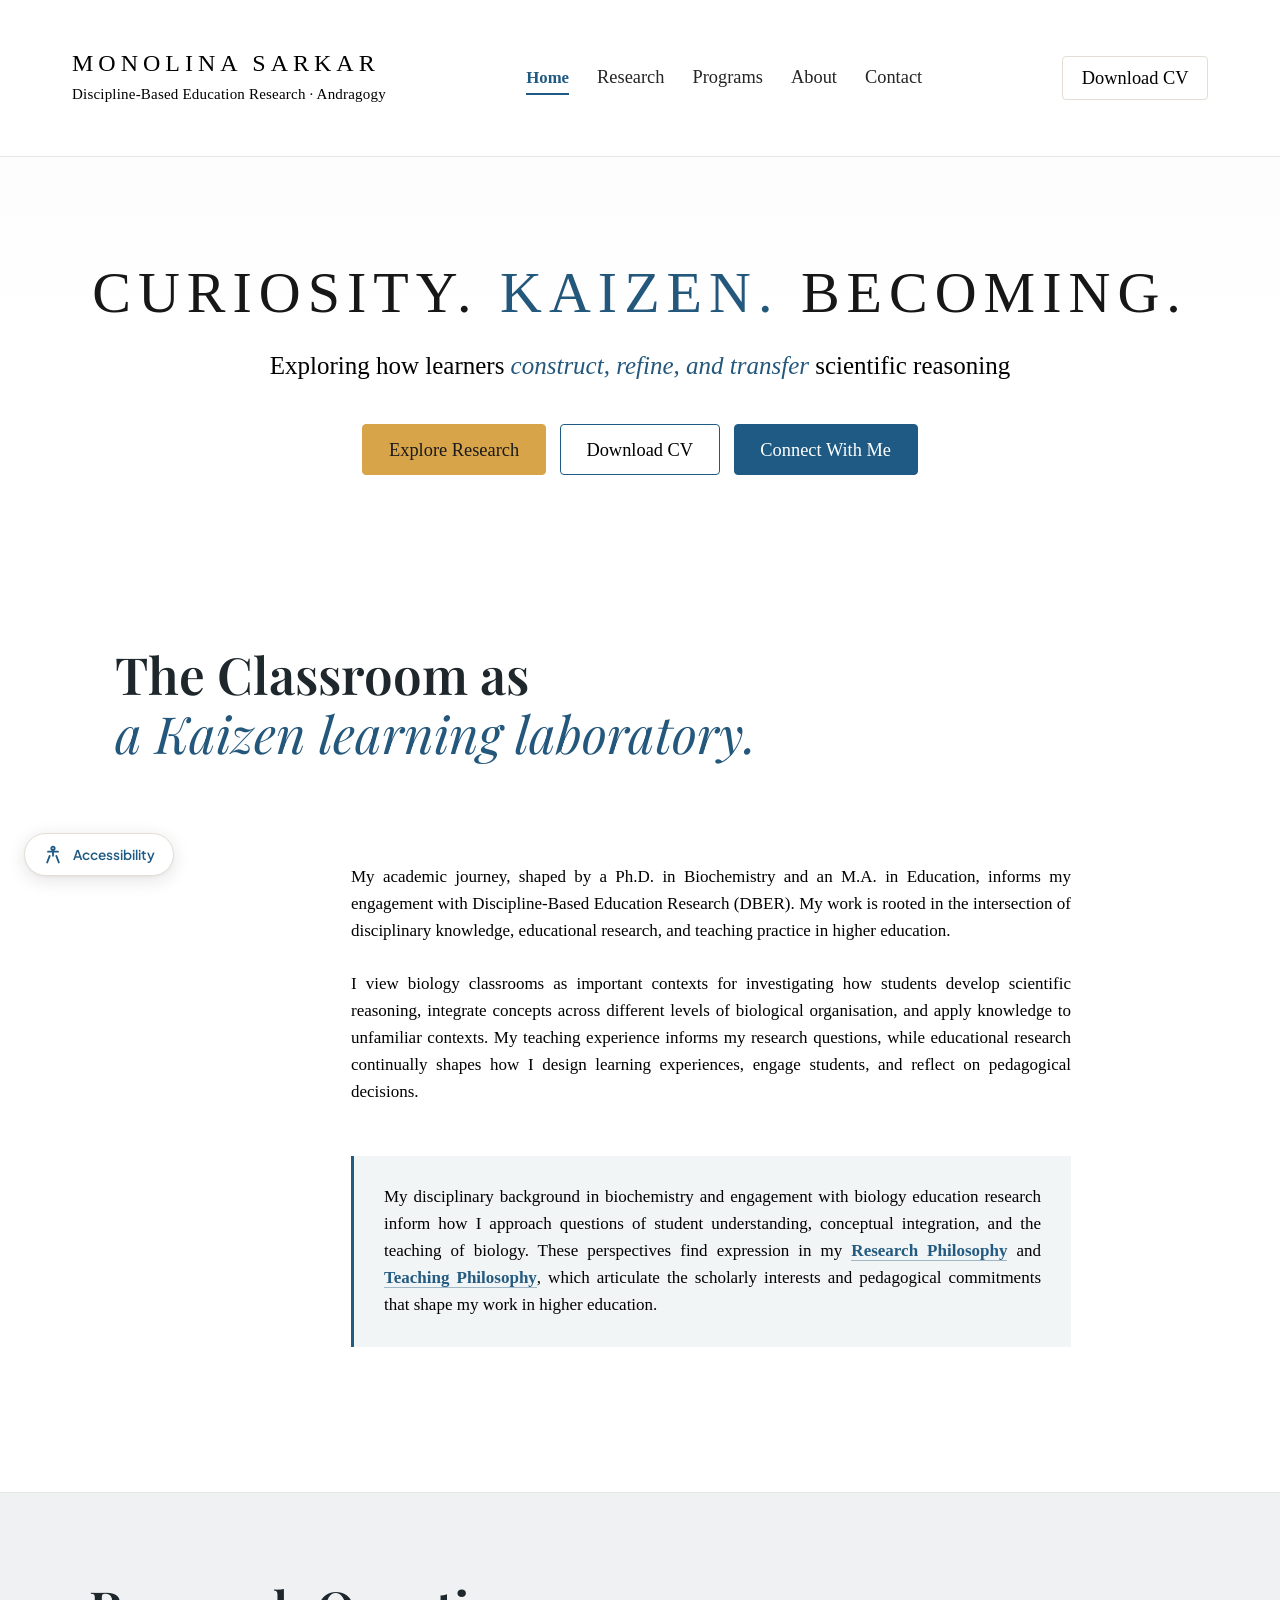
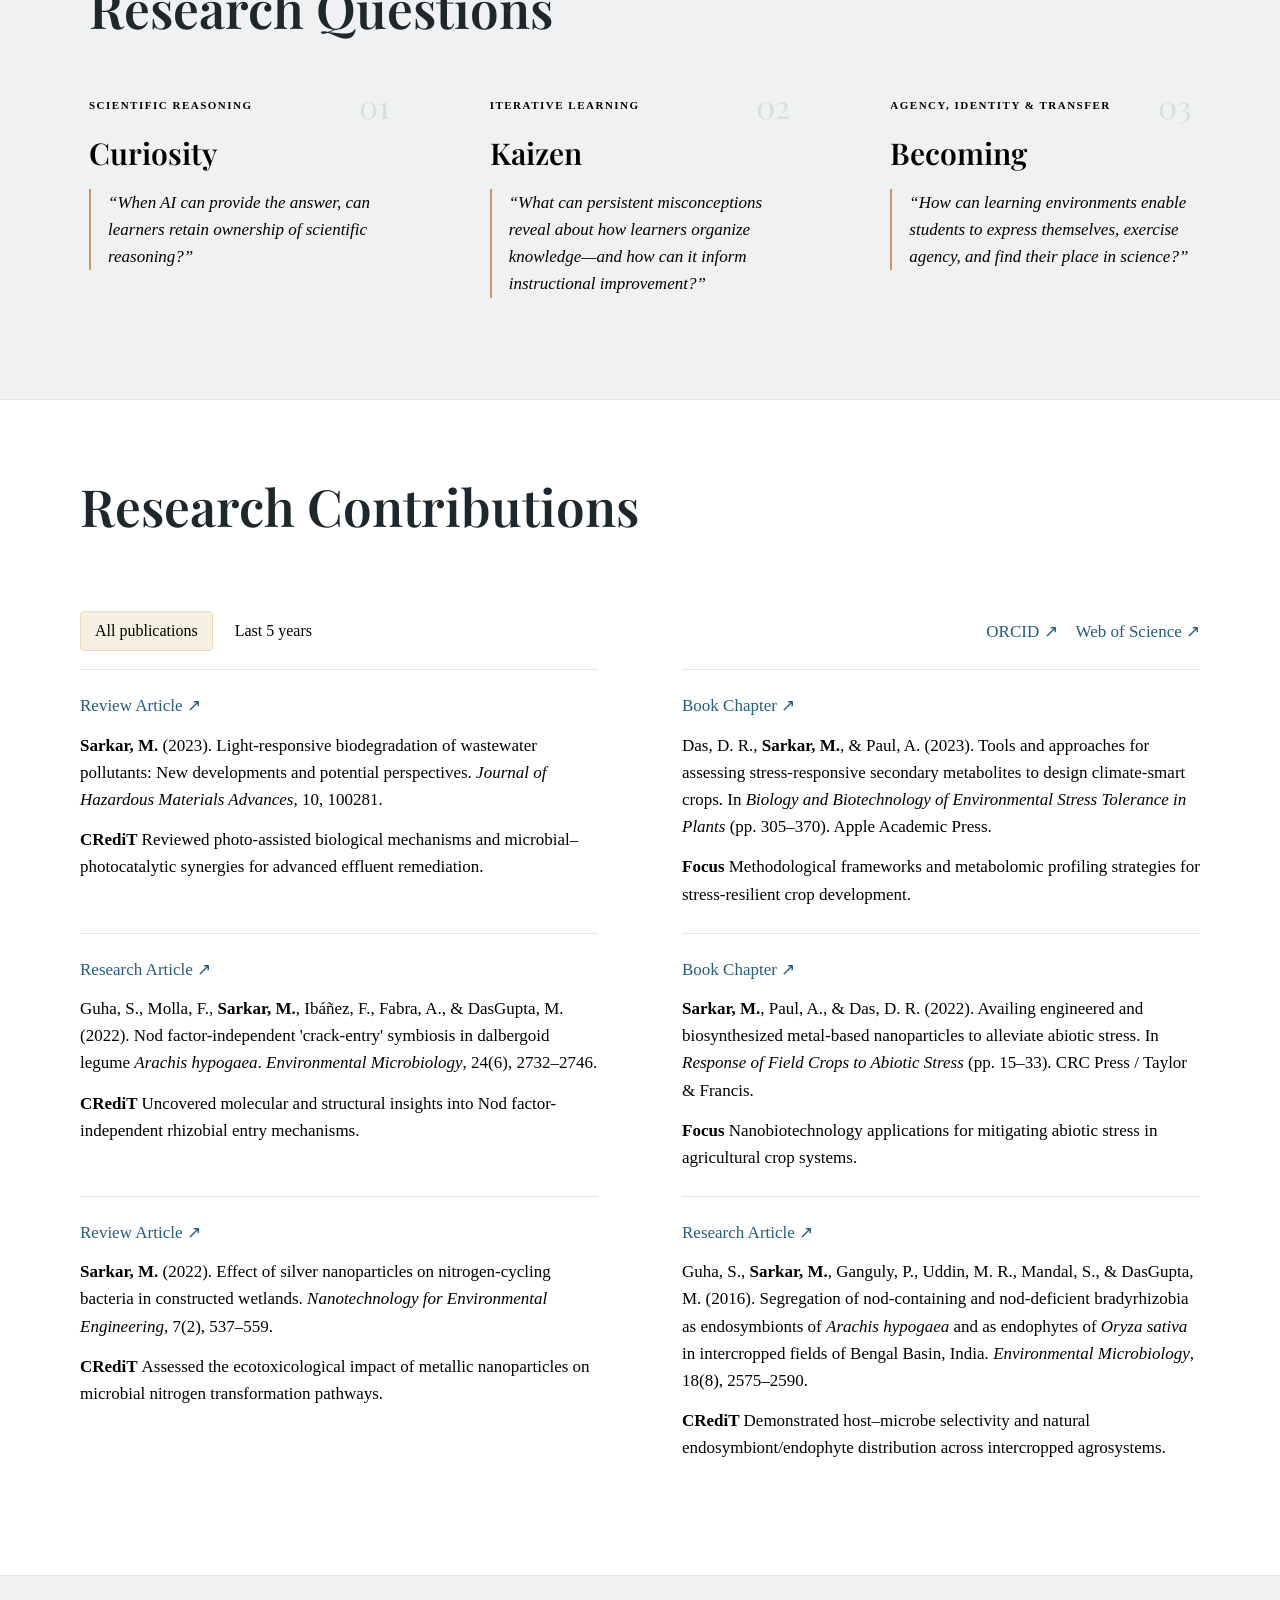
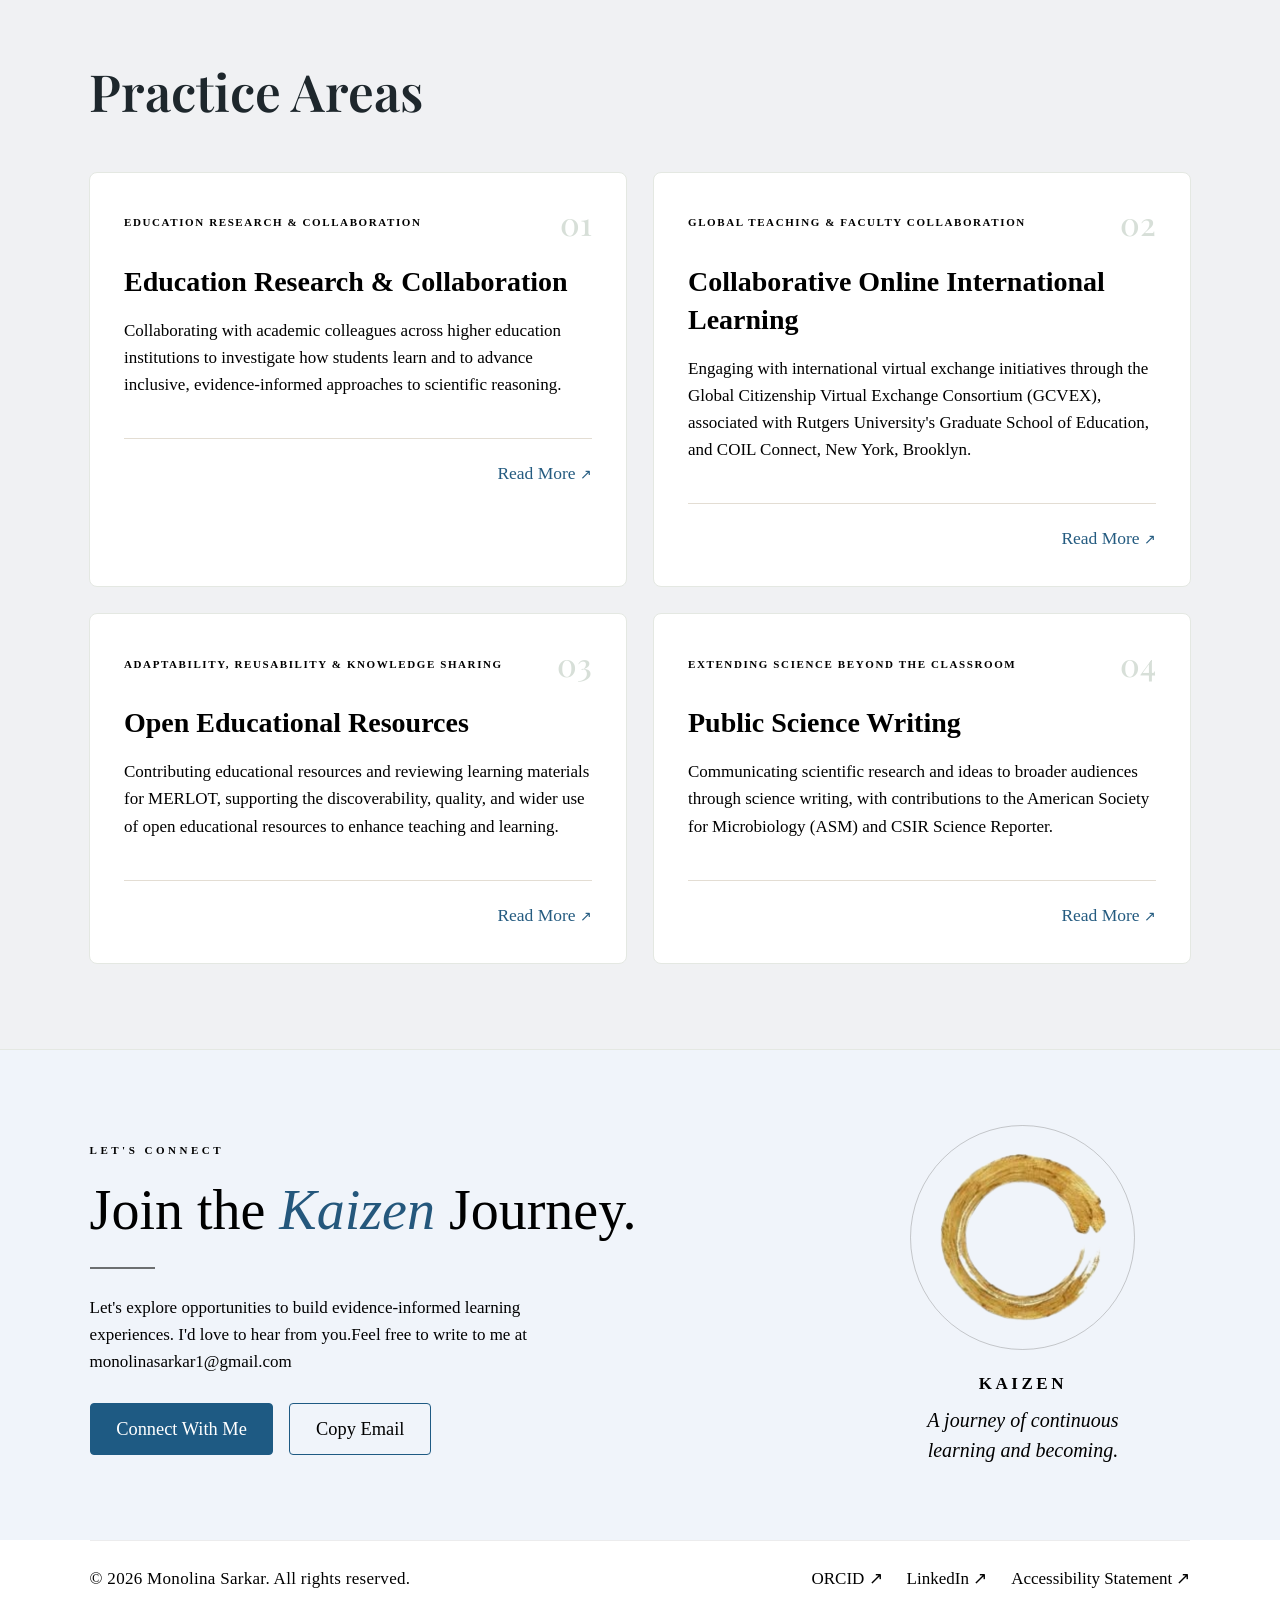
<file: index.html>
<!DOCTYPE html>
<html lang="en">
<head>
  <meta charset="UTF-8">
  <meta name="viewport" content="width=device-width, initial-scale=1.0">
  <title>Monolina Sarkar | Academic Portfolio</title>
  <meta name="description" content="Academic portfolio of Monolina Sarkar, Ph.D. in Biochemistry & M.Ed. Dedicated to Discipline-Based Education Research (DBER), Kaizen learning spaces, AI literacy, and undergraduate biology curriculum innovation.">
  <meta name="keywords" content="Monolina Sarkar, DBER, Biology Education, Andragogy, Biochemistry, Kaizen, Scientific Reasoning, AI Literacy in Higher Education, Curriculum Innovation">
  <meta property="og:title" content="Monolina Sarkar | Academic Portfolio">
  <meta property="og:description" content="Exploring how learners construct, refine, and transfer scientific reasoning across unfamiliar biological contexts.">
  <meta property="og:type" content="website">

  <!-- Google Fonts Preconnect & Stylesheets -->
  <link rel="preconnect" href="https://fonts.googleapis.com">
  <link rel="preconnect" href="https://fonts.gstatic.com" crossorigin>
  <link href="https://fonts.googleapis.com/css2?family=Cormorant+Garamond:ital,wght@0,400;0,500;0,600;0,700;1,400;1,600&family=DM+Sans:wght@400;500;600;700&family=EB+Garamond:ital,wght@0,400;0,500;0,600;0,700;1,400;1,600&family=Playfair+Display:ital,wght@0,400;0,500;0,600;0,700;1,400;1,600&family=Plus+Jakarta+Sans:wght@300;400;500;600;700&display=swap" rel="stylesheet">

  <link rel="stylesheet" href="css/style.css">
  <link rel="icon" type="image/jpeg" href="images (3).jpg">

  <style>
    /* =========================================================
       CONSOLIDATED HOME PAGE STYLES (VERSION 2 INTEGRATION)
       ========================================================= */

    section[id] {
      scroll-margin-top: 85px;
    }

    /* Section 01: Hero */
    #home {
      width: 100%;

      box-sizing: border-box;
      padding: clamp(60px, 9vw, 100px) 24px clamp(0px, 3vw, 25px);
      display: flex;
      align-items: center;
      flex-direction: column;
      text-align: center;
      background: linear-gradient(to bottom, #fdfdfd 0%, #ffffff 60%, #ffffff 100%);
    }

    #home .hero-eyebrow {
      margin: 0 0 24px;
      color: #a29b91;
      font-family: Garamond;
      font-size: 14px;
      font-weight: 500;
      letter-spacing: 6px;
      text-transform: uppercase;
    }

    #home .hero-title-main {
      margin: 0;
      color: #171717;
      font-family: 'Garamond';
      font-size: clamp(36px, 5vw, 58px);
      font-weight: 400;
      line-height: 1.25;
      letter-spacing: 7px;
      text-transform: uppercase;
    }

    #home .hero-title-main .accent {
      color: #24577c;
    }

    #home .hero-desc {
      margin: 32px auto 0;
      max-width: 1100px;
      width: 100%;
      color: #000000;
      font-family: 'Garamond';

      font-weight: 400;
      line-height: 1.6;

    }



    @media (min-width: 768px) {
      #home .hero-desc {
        white-space: nowrap;
      }
    }

    #home .hero-desc em {
      color: #24577c;
      font-weight: 400;
      font-style: italic;
    }

    #home .hero-cta-group {
      margin-top: 42px;
      display: flex;
      align-items: center;
      justify-content: center;
      gap: 14px;
      flex-wrap: wrap;
    }

    /* Section: Research Focus */
    #research-focus {
      width: 100%;
      margin: 0;
      padding: clamp(60px, 7vw, 90px) 24px;
      background: #FFFFFF;
      color: #292E28;
      box-sizing: border-box;
    }

    #research-focus-inner {
      max-width: 1050px;
      margin: 0 auto;
      box-sizing: border-box;
    }

    #research-focus .focus-header {
      margin-bottom: 24px;
    }

    #research-focus .focus-header .lead-text {
      margin: 0 0 4px;
      font-family: Garamond;
      font-size: clamp(32px, 3.8vw, 42px);
      font-weight: 400;
      color: #171717;
      line-height: 1.15;
    }

    #research-focus .focus-header .sublead-text {
      margin: 0;
      font-family: Garamond;
      font-style: italic;
      font-size: clamp(36px, 4.4vw, 46px);
      font-weight: 400;
      color: #24577c;
      line-height: 1.15;
    }

    #research-focus .focus-intro {
      padding: 0 0 24px;
      border-bottom: 1px solid #E2E5DE;
    }

    #research-focus .focus-intro p {
      max-width: 100%;
      margin: 0;
      font-family: Garamond;
      font-size: 18px;
      line-height: 1.65;
      color: #000000;
      font-weight: 500;
      text-align: left;
    }

    #research-focus .focus-themes {
      display: flex;
      flex-direction: column;
    }

    #research-focus .focus-theme {
      display: grid;
      grid-template-columns: 46px minmax(0, 1fr);
      gap: 16px;
      padding: 24px 0;
      border-bottom: 1px solid #E2E5DE;
      align-items: baseline;
    }

    #research-focus .theme-num {
      font-family: Garamond;
      font-size: 16px;
      font-weight: 700;
      letter-spacing: 0.5px;
      color: #000000;
    }

    #research-focus .focus-theme h3 {
      margin: 0 0 8px;
      font-family: Garamond;
      font-size: 22px;
      font-weight: 600;
      line-height: 1.3;
      color: #000000;
    }

    #research-focus .focus-theme p {
      max-width: 860px;
      margin: 0;
      font-family: Garamond, Georgia, serif;
      font-size: 17px;
      line-height: 1.65;
      color: #000000;
      font-weight: 500;
    }

    /* Section Headings matching website_version_2.html */
    .section-header {
      max-width: 800px;
      margin-bottom: 45px;
      background: transparent !important;
      background-color: transparent !important;
      box-shadow: none !important;
      border: none;
    }

    .section-header h1,
    .section-header h2,
    .section-header h3,
    .section-title {
      font-family: 'Playfair Display', Georgia, serif;
     font-size: clamp(2.375rem, 4vw, 3.625rem);
      font-weight: 600;
      line-height: 1.2;
      color: #1E272C;
      margin-bottom: 22px;
      background: transparent !important;
      background-color: transparent !important;
      box-shadow: none !important;
      border: none;
      margin-bottom: 50px;
    }

    /* Section: Research Questions (Thinking Section) */
    .thinking-section-wrap {
      width: 100%;
      background-color: #F0F1F3;

      border-bottom: 1px solid #e4e8e2;
      box-sizing: border-box;
    }

    .thinking-section {
      max-width: 1150px;
      margin: 0 auto;
      padding: clamp(50px, 7vw, 85px) 24px;
      box-sizing: border-box;
      background-color: #F0F1F3;
    }

    .thinking-grid {
      display: grid;
      grid-template-columns: repeat(3, minmax(0, 1fr));
      gap: 100px;
      align-items: start;
    }

    .thinking-card {
      display: flex;
      flex-direction: column;
      background: transparent;
      border: none;
      padding: 0;
      box-sizing: border-box;
    }

    .thinking-card .card-top {
      display: flex;
      justify-content: space-between;
      align-items: center;
      gap: 12px;
      margin-bottom: 12px;
    }

    .thinking-card .card-category {
      color: #000000;
      font-family: Garamond;
      font-size: 11px;
      font-weight: 700;
      letter-spacing: 1.5px;
      text-transform: uppercase;
    }

    .thinking-card .card-number {
      flex-shrink: 0;
      font-family: 'Playfair Display', serif;
      font-size: 32px;
      line-height: 1;
      color: #d7dfd8;
    }

    .thinking-card h2 {
      font-family: 'Playfair Display', serif;
      color: #000000;
      font-size: 30px;
      line-height: 1.3;
      font-weight: 600;
      margin-bottom: 16px;
    }

    .thinking-card .card-question {
      position: relative;
      padding-left: 17px;
      margin-bottom: 16px;
      border-left: 2px solid #c49a62;
      font-family: Garamond;
      font-size: 18px;
      font-weight: 500;
      font-style: italic;
      line-height: 1.55;
      color: #000000;
    }

    .thinking-card .card-description {
      font-family: 'Garamond';
      font-size: 16.5px;
      line-height: 1.7;
      color: #000000;
      font-weight: 400;
      margin-bottom: 16px;
    }

    .card-extra {
      display: none;
      font-family: Garamond;
      font-size: 16px;
      line-height: 1.7;
      color: #000000;
      font-weight: 500;
      margin-bottom: 16px;
    }

    .card-extra.open {
      display: block;
      animation: fadeIn 0.3s ease;
    }

    @keyframes fadeIn {
      from { opacity: 0; transform: translateY(4px); }
      to { opacity: 1; transform: translateY(0); }
    }

    .read-more {
      display: inline-flex;
      align-items: center;
      align-self: flex-start;
      gap: 10px;
      margin-top: 6px;
      padding: 0;
      border: none;
      background: transparent;
      font-family: Garamond;
      font-size: 17px;
      font-weight: 600;
      color: #000000;
      cursor: pointer;
      transition: color 0.25s ease;
    }

    .read-more:hover {
      color: #a47a43;
    }

    .read-more .arrow {
      display: inline-block;
      font-size: 16px;
      line-height: 1;
      transition: transform 0.25s ease;
    }

    @media (max-width: 900px) {
      .thinking-grid {
        grid-template-columns: repeat(2, minmax(0, 1fr));
        gap: 32px;
      }
    }

    @media (max-width: 600px) {
      .thinking-grid {
        grid-template-columns: 1fr;
        gap: 36px;
      }
    }

    /* Section: Research Contributions / Work */
    #research-work {
      --rw-surface: #ffffff;
      --rw-text: #111111;
      --rw-line: #e5e5e5;
      --rw-accent: #b69a4a;
      --rw-accent-soft: #f5f0e2;
      position: relative;
      width: 100%;
      padding: clamp(50px, 7vw, 76px) 0 clamp(60px, 8vw, 88px);

      color: #000000;
      font-family: Garamond, Georgia, serif;
      box-sizing: border-box;
    }

    #research-work .rw-container {
      width: min(1120px, calc(100% - 48px));
      margin-left: auto;
      margin-right: auto;
    }

    #research-work .rw-header {
      display: flex;
      justify-content: space-between;
      align-items: flex-end;
      gap: 36px;
      background: #ffffff;
    }

    #research-work .rw-controls {
      display: flex;
      justify-content: space-between;
      align-items: center;
      gap: 24px;
      padding: 24px 0 18px;
      background: #ffffff;
    }

    #research-work .rw-filter-group {
      display: flex;
      align-items: center;
      flex-wrap: wrap;
      gap: 7px;
    }

    #research-work .rw-filter {
      appearance: none;
      border: 1px solid transparent;
      border-radius: 4px;
      background: #ffffff;
      padding: 8px 14px;
      font-family: 'Garamond';
      font-size: 16px;
      font-weight: 400;
      line-height: 1.4;
      color: #000000;
      cursor: pointer;
      transition: background 0.2s ease, border-color 0.2s ease, color 0.2s ease;
    }

    #research-work .rw-filter:hover {
      border-color: #dedede;
    }

    #research-work .rw-filter.is-active {
      color: #000000;
      background: var(--rw-accent-soft);
      border-color: #e6dcc0;
      font-weight: 400;
    }

    #research-work .rw-profiles {
      display: flex;
      align-items: center;
      flex-wrap: wrap;
      gap: 18px;
      flex-shrink: 0;
    }

    #research-work .rw-profile-link {
      display: inline-flex;
      align-items: center;
      gap: 6px;
      padding-bottom: 4px;

      font-family: Garamond;
      font-size: 12px;
      font-weight: 600;
      letter-spacing: 0.5px;
      text-decoration: none;
      color: #000000;
      transition: color 0.2s ease, border-color 0.2s ease;
    }

    #research-work .rw-profile-link:hover {
      color: #8d7027;
      border-color: var(--rw-accent);
    }

    #research-work .rw-publications {
      display: grid;
      grid-template-columns: repeat(2, minmax(0, 1fr));
      column-gap: 84px;
      align-items: start;
      background: #ffffff;
    }

    #research-work .rw-publication {
      min-width: 0;
      padding: 22px 0 25px;
      border-top: 1px solid var(--rw-line);
      background: #ffffff;
      transition: border-color 0.2s ease;
    }

    #research-work .rw-publication:hover {
      border-top-color: var(--rw-accent);
    }

    #research-work .rw-publication-meta {
      display: flex;
      align-items: center;
      flex-wrap: wrap;
      gap: 8px;
      margin: 0 0 12px;
    }

    #research-work .rw-publication-type {
      display: inline-flex;
      align-items: center;
      gap: 7px;
      font-family: Garamond;
      font-size: 11px;
      font-weight: 700;
      letter-spacing: 0.5px;
      line-height: 1.5;
      text-transform: uppercase;
      text-decoration: none;
      color: #245b80;
      transition: color 0.2s ease;
    }

    #research-work .rw-publication-type:hover {
      color: #8d7027;
    }

    #research-work .rw-type-arrow {
      font-size: 13px;
      line-height: 1;
      transition: transform 0.2s ease;
    }

    #research-work .rw-publication-type:hover .rw-type-arrow {
      transform: translate(2px, -2px);
    }

    #research-work .rw-citation {
      margin: 0 0 13px;
      font-family: Garamond;
      font-size: 16.5px;
      font-weight: 400;
      line-height: 1.7;
      color: #000000;
      overflow-wrap: anywhere;
    }

    #research-work .rw-citation strong {
      font-weight: 600;
      color: #000000;
    }

    #research-work .rw-citation em {
      font-style: italic;
      color: #000000;
    }

    #research-work .rw-contribution {
      margin: 0;
      font-family: Garamond;
      font-size: 16.5px;
      font-weight: 400;
      line-height: 1.55;
      color: #000000;
    }

    #research-work .rw-contribution-label {
      display: inline;
      font-family: Garamond;
      font-weight: 600;
      color: #000000;
    }

    #research-work .rw-contribution-label::after {
      content: " ";
    }

    #research-work .rw-empty-state {
      grid-column: 1 / -1;
      padding: 48px 20px;
      text-align: center;
      border-bottom: 1px solid var(--rw-line);
      background: #ffffff;
    }

    #research-work .rw-empty-title {
      margin: 0 0 8px;
      font-family: Garamond;
      font-size: 16px;
      font-weight: 500;
      color: #000000;
    }

    #research-work .rw-empty-text {
      margin: 0;
      font-size: 16px;
      line-height: 1.5;
      color: #000000;
      font-weight: 500;
    }

    @media (max-width: 900px) {
      #research-work .rw-publications {
        column-gap: 36px;
      }
      #research-work .rw-controls {
        flex-direction: column;
        align-items: flex-start;
      }
    }

    @media (max-width: 640px) {
      #research-work .rw-publications {
        grid-template-columns: minmax(0, 1fr);
        column-gap: 0;
      }
    }

    /* Section: Practice Areas */
    .research-section-wrap {
      width: 100%;
      background-color: #F0F1F3;
      border-top: 1px solid #e4e8e2;
      border-bottom: 1px solid #e4e8e2;
      box-sizing: border-box;
    }

    .research-section {
      max-width: 1150px;
      margin: 0 auto;
      padding: clamp(50px, 7vw, 85px) 24px;
      box-sizing: border-box;
    }

    .cards-grid {
      display: grid;
      grid-template-columns: repeat(2, minmax(0, 1fr));
      gap: 26px;
    }

    .research-card {
      position: relative;
      display: flex;
      flex-direction: column;
      min-width: 0;
      padding: 34px;
      background: #ffffff;
      border: 1px solid #e4e8e2;
      border-radius: 8px;
      overflow: hidden;
      transition: transform 0.3s ease, box-shadow 0.3s ease, border-color 0.3s ease;
    }

    .research-card::before {
      content: "";
      position: absolute;
      top: 0;
      left: 0;
      width: 0;
      height: 4px;
      background: #c49a62;
      transition: width 0.35s ease;
    }

    .research-card:hover {
      transform: translateY(-5px);
      border-color: #d5ddd5;
      box-shadow: 0 16px 40px rgba(24, 60, 53, 0.08);
    }

    .research-card:hover::before {
      width: 100%;
    }

    .research-card .card-top {
      display: flex;
      align-items: center;
      justify-content: space-between;
      gap: 16px;
      margin-bottom: 24px;
    }

    .research-card .card-category {
      color: #000000;
      font-family: Garamond;
      font-size: 11px;
      font-weight: 700;
      letter-spacing: 1.6px;
      text-transform: uppercase;
    }

    .research-card .card-number {
      font-family: 'Playfair Display', serif;
      font-size: 32px;
      font-weight: 500;
      line-height: 1;
      color: #d7dfd8;
    }

    .research-card h2 {
      font-family: Garamond;
      color: #000000;
      font-size: clamp(22px, 2.3vw, 28px);
      line-height: 1.35;
      font-weight: 600;
      margin-bottom: 16px;
    }

    .research-card .card-description {
      color: #000000;
      font-family: Garamond;
      font-size: 17.5px;
      font-weight: 400;
      line-height: 1.65;
      margin-bottom: 16px;
    }

    @media (max-width: 768px) {
      .cards-grid {
        grid-template-columns: 1fr;
      }
    }

    /* Section: Join Kaizen & Footer */
    .join-kaizen-wrap {
      width: 100%;
      padding: clamp(48px, 6vw, 70px) 5%;
      box-sizing: border-box;
      background: #E0E4E8;
    }

    .join-kaizen-grid {
      max-width: 1150px;
      margin: 0 auto;
      display: grid;
      grid-template-columns: minmax(0, 1fr) minmax(280px, 1fr);
      align-items: center;
      gap: 10%;
      box-sizing: border-box;
    }

    .join-kaizen-eyebrow {
      font-family: Garamond;
      font-size: 16px;
      font-weight: 400;
      letter-spacing: 4px;
      color: black;
      margin-bottom: 18px;
    }

    .join-kaizen-title {
      font-family: Garamond;
      font-size: clamp(36px, 5vw, 58px);
      font-weight: 400;
      letter-spacing: 7px;
      line-height: 1.25;
      color: #245b80;
      margin: 0 0 24px;
    }


    .join-kaizen-divider {
      width: 65px;
      height: 3px;
      background: #245b80;
      margin-bottom: 24px;
    }

    .join-kaizen-text {
      font-family: Garamond;
      font-size: 17.5px;
      font-weight: 400;
      line-height: 1.65;
      color: #000000;
      margin: 0 0 30px;
    }

    .join-kaizen-text a {
      font-family: Garamond;
    }

    .enso-card {
      width: 100%;
      min-width: 0;
      padding: 35px 25px;

      box-sizing: border-box;
      text-align: center;


    }

    .enso-card img {
      display: block;
      width: 100%;
      max-width: 260px;
      height: 260px;
      object-fit: contain;
      margin: 0 auto 16px;
    }

    .enso-card p {
      font-family: Garamond;
      font-size: 17px;
      letter-spacing: 0.5px;
      line-height: 1.6;
      color: #000000;
      font-weight: 400;
      margin: 0;
    }

    @media (max-width: 768px) {
      .join-kaizen-grid {
        grid-template-columns: minmax(0, 1fr);
        gap: 36px;
      }
    }

    .site-footer-v2 {
      width: 100%;
      /*padding: 38px 5% 20px;*/
      box-sizing: border-box;
      background:#F0F4FA;

    }

    .footer-v2-container {
      max-width: 1150px;
      margin: 0 auto;
    }

    .footer-brand-nav {
      display: flex;
      justify-content: space-between;
      align-items: center;
      gap: 30px;
      flex-wrap: wrap;
    }

    .footer-nav-links {
      display: flex;
      align-items: center;
      flex-wrap: wrap;
      gap: 8px 18px;
    }

    .footer-nav-link {
      color: #000000;
      font-weight: 500;
      text-decoration: none;
      font-family: 'Garamond', serif !important;
      font-size: 1.15rem;
      padding: 6px 0;
      transition: color 0.2s ease;
    }

    .footer-nav-link:hover,
    .footer-nav-link.active {
      color: #17619b;
    }

    .footer-divider {
      width: 100%;
      margin: 28px 0 0;
      border-top: 1px solid #D0DFF8;
    }

    .footer-bottom-row {
      padding: 22px 0 10px;
      display: flex;
      justify-content: space-between;
      align-items: center;
      flex-wrap: wrap;
      gap: 16px 25px;
      font-family: Garamond;
      font-size: 17px;
      font-weight: 500;
      color: #000000;
    }

    .footer-bottom-links {
      display: flex;
      align-items: center;
      flex-wrap: wrap;
      gap: 14px 24px;
    }

    .footer-bottom-links a {
      color: #000000;
      font-weight: 500;
      font-size: 17px;
      text-decoration: none;
      transition: color 0.2s ease;
    }

    .footer-bottom-links a:hover {
      color: #17619b;

    }



/* =========================================
   RESEARCH FOCUS — RESPONSIVE DESIGN
========================================= */

/* Main section */
#research-focus {
    width: 100%;
    box-sizing: border-box;
    padding: 60px 24px;
}

#research-focus-inner {
    width: 100%;
    max-width: 1200px;
    margin: 0 auto;
    box-sizing: border-box;
}

/* Section heading */
#research-focus .section-header {
    max-width: 1050px;
    margin: 0 auto 35px;
    padding-left: 0;
    text-align: left;
    box-sizing: border-box;
}
#research-focus .section-header h1 {
    line-height: 1.15;
}

/* Main two-column layout */
#research-focus-inner > div {
    max-width: 1050px;
    margin: 0 auto;
    display: grid;
    grid-template-columns: 210px minmax(0, 1fr);
    gap: 48px;
    align-items: start;
}

/* Right content */
#research-focus-inner > div > div {
    min-width: 0;
}

/* Research theme headings */
#research-focus article h3 {
    overflow-wrap: break-word;
}

/* =========================================
   TABLET
========================================= */

@media (max-width: 900px) {

    #research-focus {
        padding: 50px 30px;
    }

    #research-focus-inner > div {
        grid-template-columns: 1fr;
        gap: 10px;
    }

    #research-focus-inner > div > aside {
        display: none;
    }

    #research-focus .section-header {
        margin-bottom: 25px;
    }
}

/* =========================================
   MOBILE
========================================= */

@media (max-width: 600px) {

    #research-focus {
        padding: 40px 20px;
    }

    #research-focus .section-header {
        text-align: left;
        margin-bottom: 25px;
    }

    #research-focus .section-header h1 {
        font-size: 30px !important;
        line-height: 1.2;
    }

    #research-focus .section-header h1:nth-child(2) {
        font-size: 34px !important;
        line-height: 1.15;
        margin-top: 8px !important;
    }

    #research-focus-inner > div {
        display: block;
        width: 100%;
    }

    /* Introduction */
    #research-focus-inner > div > div > div:first-child p {
        font-size: 16px !important;
        line-height: 1.6 !important;
        margin-top: 10px !important;
    }

    /* Research themes */
    #research-focus article {
        grid-template-columns: 30px minmax(0, 1fr) !important;
        gap: 10px !important;
        padding: 16px 0 !important;
    }

    #research-focus article span {
        font-size: 15px !important;
    }

    #research-focus article h3 {
        font-size: 19px !important;
        line-height: 1.3;
    }

    #research-focus article p {
        font-size: 15.5px !important;
        line-height: 1.55 !important;
    }
}

/* =========================================
   SMALL MOBILE
========================================= */

@media (max-width: 380px) {

    #research-focus {
        padding: 32px 16px;
    }

    #research-focus .section-header h1 {
        font-size: 27px !important;
    }

    #research-focus .section-header h1:nth-child(2) {
        font-size: 30px !important;
    }

    #research-focus article {
        grid-template-columns: 26px minmax(0, 1fr) !important;
        gap: 8px !important;
    }
}


/* =========================================
   PROFESSIONAL ACADEMIC FOOTER
   Original backgrounds and buttons preserved
========================================= */


/* =========================================
   MAIN FOOTER
========================================= */

.academic-footer {
    width: 100%;
    overflow: hidden;
    font-family: Garamond, Georgia, serif;
}


/* =========================================
   TOP CONNECT SECTION
========================================= */

.footer-connect {
    padding: 75px 7%;
    background: #F0F4FA;
}

.footer-connect-inner {
    max-width: 1180px;
    margin: 0 auto;

    display: grid;
    grid-template-columns: 1.35fr 0.65fr;
    align-items: center;
    gap: 70px;
}


/* LEFT CONTENT */

.footer-eyebrow {
    display: inline-block;
    margin-bottom: 18px;

    font-family: Garamond;
    font-size: 11px;
    font-weight: 600;
    letter-spacing: 3.5px;
}

.footer-connect-content h2 {
    margin: 0;

    font-family: Garamond, Georgia, serif;
    font-size: clamp(38px, 5vw, 56px);
    font-weight: 400;
    line-height: 1.15;
}

.footer-connect-content h2 span {
    font-style: italic;
}

.footer-gold-line {
    width: 65px;
    height: 2px;
    margin: 25px 0;
    background: currentColor;
    opacity: 0.55;
}

.footer-connect-content > p {
    max-width: 500px;
    margin: 0 0 15px;

    font-family: Garamond, Georgia, serif;
    font-size: 17px;
    line-height: 1.7;
}

.footer-email-line a {
    text-decoration: none;
    border-bottom: 1px solid transparent;
    transition: border-color 0.3s ease;
}

.footer-email-line a:hover {
    border-bottom-color: currentColor;
}


/* =========================================
   ACTION BUTTONS
   Original button styling preserved
========================================= */

.footer-actions {
    display: flex;
    align-items: center;
    flex-wrap: wrap;
    gap: 16px;
    margin-top: 28px;
}


/* =========================================
   ENSO IMAGE
========================================= */

.footer-enso {
    display: flex;
    flex-direction: column;
    align-items: center;
    text-align: center;
}

.footer-enso-image {
    width: 225px;
    height: 225px;
    padding: 10px;

    border: 1px solid rgba(128, 128, 128, 0.4);
    border-radius: 50%;
}

.footer-enso-image img {
    display: block;
    width: 100%;
    height: 100%;

    object-fit: cover;
    border-radius: 50%;
}

.footer-enso-caption {
    max-width: 260px;
    margin-top: 20px;
}

.footer-enso-caption span {
    font-family: Garamond;
    font-size: 20px;
    font-weight: 600;
    letter-spacing: 3.5px;
}


.footer-enso-caption p {
    margin: 8px 0 0;
    font-family: Garamond, Georgia, serif;
    font-size:20px;
    font-style: italic;
    line-height: 1.5;
    white-space: nowrap;
}
@media (max-width: 600px) {
    .footer-enso-caption p {
        font-size: 17px;
        white-space: normal;
    }
}
/* =========================================
   LOWER FOOTER
========================================= */

.footer-main {
    padding: 0px 7% 25px;
    background: transparent;
}

.footer-main-inner {
    max-width: 1180px;
    margin: 0 auto;
}

.footer-main-top {
    display: flex;
    align-items: center;
    justify-content: space-between;
    gap: 35px;
}


/* =========================================
   BRAND
========================================= */

.footer-brand-name {
    display: inline-block;

    font-family: Garamond, Georgia, serif;
    font-size: 25px;
    font-weight: 500;
    letter-spacing: 4px;

    color: inherit;
    text-decoration: none;
}

.footer-brand p {
    margin: 8px 0 0;

    font-family: Garamond, Georgia, serif;
    font-size: 15px;
    line-height: 1.6;
}

.footer-brand p span {
    padding: 0 4px;
}


/* =========================================
   FOOTER NAVIGATION
========================================= */

.footer-navigation {
    display: flex;
    align-items: center;
    justify-content: flex-end;
    flex-wrap: wrap;
    gap: 22px;
}

.footer-navigation a {
    font-family: Arial, sans-serif;
    font-size: 11px;
    letter-spacing: 0.5px;

    color: inherit;
    text-decoration: none;

    transition: opacity 0.3s ease;
}

.footer-navigation a:hover {
    opacity: 0.7;
}


/* CV LINK */

.footer-navigation .footer-cv-link {
    display: inline-flex;
    align-items: center;
    gap: 8px;

    padding: 10px 15px;

    border: 1px solid currentColor;
    color: inherit;

    transition: all 0.3s ease;
}

.footer-navigation .footer-cv-link:hover {
    opacity: 0.7;
}


/* =========================================
   DIVIDER
========================================= */

.footer-divider {
    width: 100%;
    height: 1px;
    margin: 32px 0 22px;

    background: currentColor;
    opacity: 0.2;
}


/* =========================================
   COPYRIGHT AND PROFESSIONAL LINKS
========================================= */

.footer-bottom {
    display: flex;
    align-items: center;
    justify-content: space-between;
    flex-wrap: wrap;
    gap: 18px;
}

.footer-copyright {
    margin: 0;

    font-family: Garamond;
    font-size: 15px;
    letter-spacing: 0.3px;
}

.footer-social-links {
    display: flex;
    align-items: center;
    flex-wrap: wrap;
    gap: 24px;
}

.footer-social-links a {
    font-family: Garamond;
    font-size: 15px;
    color: inherit;
    text-decoration: none;

    transition: opacity 0.3s ease;
}

.footer-social-links a:hover {
    color:#245b80;
}


/* =========================================
   TABLET RESPONSIVENESS
========================================= */

@media (max-width: 900px) {

    .footer-connect {
        padding: 65px 6%;
    }

    .footer-connect-inner {
        grid-template-columns: 1.2fr 0.8fr;
        gap: 35px;
    }

    .footer-enso-image {
        width: 190px;
        height: 190px;
    }

    .footer-main-top {
        align-items: flex-start;
        flex-direction: column;
        gap: 28px;
    }

    .footer-navigation {
        justify-content: flex-start;
    }

}


/* =========================================
   MOBILE RESPONSIVENESS
========================================= */

@media (max-width: 600px) {

    .footer-connect {
        padding: 55px 23px;
    }

    .footer-connect-inner {
        grid-template-columns: 1fr;
        gap: 40px;
    }

    .footer-connect-content h2 {
        font-size: 39px;
    }

    .footer-connect-content > p {
        font-size: 17px;
    }

    .footer-actions {
        gap: 12px;
    }

    .footer-enso-image {
        width: 175px;
        height: 175px;
    }

    .footer-main {
        padding: 38px 23px 24px;
    }

    .footer-brand-name {
        font-size: 22px;
        letter-spacing: 3px;
    }

    .footer-navigation {
        display: grid;
        grid-template-columns: repeat(2, minmax(0, 1fr));
        justify-content: start;
        gap: 19px 15px;
        width: 100%;
    }

    .footer-navigation .footer-cv-link {
        width: fit-content;
    }

    .footer-divider {
        margin: 26px 0 20px;
    }

    .footer-bottom {
        align-items: flex-start;
        flex-direction: column;
        gap: 18px;
    }

    .footer-social-links {
        gap: 18px;
    }

}


/* =========================================
   SMALL MOBILE SCREENS
========================================= */

@media (max-width: 380px) {

    .footer-connect-content h2 {
        font-size: 34px;
    }

    .footer-actions {
        align-items: flex-start;
        flex-direction: column;
    }

    .footer-navigation {
        gap: 17px 10px;
    }

    .footer-social-links {
        gap: 13px;
    }

}
/* =========================================
   GLOBAL BODY TYPOGRAPHY
   Preserves existing heading and layout styles
========================================= */

body {
    font-family: Garamond, Georgia, serif;
    font-size: 17px;
    line-height: 1.6;
}

/* Standard body copy */
body p,
body blockquote {
    font-family: Garamond, Georgia, serif !important;
    font-size: 17px !important;
    line-height: 1.6 !important;
    font-weight: 400;
}

/* Ensure links and interactive text use the same typeface */
body a,
body button {
    font-family: Garamond, Georgia, serif;
}

/* Keep your existing heading families and sizes */
h1, h2, h3, h4, h5, h6 {
    /* Existing individual heading styles remain in control */
}

/* Research introduction and themes */
.research-intro p,
.research-theme p,
#research-focus .focus-intro p,
#research-focus .focus-theme p {
    font-size: 17px !important;
    line-height: 1.6 !important;
}

/* Research questions */
.thinking-card .card-question,
.thinking-card .card-description,
.card-extra {
    font-size: 17px !important;
    line-height: 1.6 !important;
}

/* Research contributions */
#research-work .rw-citation,
#research-work .rw-contribution,
#research-work .rw-empty-text {
    font-size: 17px !important;
    line-height: 1.6 !important;
}

/* Practice area cards */
.research-card .card-description {
    font-size: 17px !important;
    line-height: 1.6 !important;
}


/* Collaboration section */
.join-kaizen-text,
.footer-connect-content > p {
    font-size: 17px !important;
    line-height: 1.6 !important;
}

/* Footer body copy */
.enso-card p,
.footer-enso-caption p,
.footer-brand p,
.footer-copyright,
.footer-social-links a,
.footer-bottom-row,
.footer-bottom-links a {
    font-size: 17px;
    line-height: 1.6;
}

/* Footer navigation currently uses Arial; align it with the site */
.footer-navigation a {
    font-family: Garamond, Georgia, serif;
    font-size: 17px;
}

/* Prevent horizontal overflow from long links or citations */
main,
main section,
.rw-container,
.research-content,
.research-main,
.contact-container {
    min-width: 0;
}

.rw-citation,
.rw-contribution,
.research-intro p,
.research-theme p,
.footer-connect-content p {
    overflow-wrap: break-word;
}

/* Mobile: retain the same 17px body typography */
@media (max-width: 600px) {
    body p,
    body blockquote,
    .research-intro p,
    .research-theme p,
    .thinking-card .card-question,
    .thinking-card .card-description,
    .card-extra,
    #research-work .rw-citation,
    #research-work .rw-contribution,
    .research-card .card-description,
    #home
    .join-kaizen-text,
    .footer-connect-content > p {
        font-size: 17px !important;
        line-height: 1.6 !important;
    }
}


/* =========================================
   HERO DESCRIPTION — FONT SIZE OVERRIDE
========================================= */

#home p.hero-desc {
    font-family: Garamond !important;
    font-size: 25px !important;
    line-height: 1.3 !important;
    font-weight: 400 !important;
    max-width: 1100px;
    width: 100%;
    margin: 20px auto 0;
    white-space: normal;
}

#home p.hero-desc em {
    color: #24577c;
    font-style: italic;
    font-weight: 400;
}
/* ENSO LOGO AND TAGLINE — CENTRED ALIGNMENT */

.footer-enso {
    width: 100%;
    display: flex;
    flex-direction: column;
    align-items: center;
    justify-content: center;
    text-align: center;
    box-sizing: border-box;
}

.footer-enso-image {
    display: block;
    margin: 0 auto;
}

.footer-enso-caption {
    width: 100%;
    max-width: 320px;
    margin: 20px auto 0;
    text-align: center;
}
.contact-arrow {
    display: inline-block;
    font-size: 14px;
    transition: transform 0.3s ease;
}
.contact-arrow {
    transform: translate(3px, -3px);
}


.read-more {
    text-decoration: none;
    transition: color 0.3s ease;
}

.read-more:hover {
    color: #245b80;
}
.contact-arrow {
    display: inline-block;
    font-size: 14px;
    color: black;
    transition: transform 0.3s ease, color 0.3s ease;
    transform: translate(0, 0);
}

a:hover .contact-arrow {
    transform: translate(3px, -3px);
    color: #245b80;
}
body .footer-enso-caption p {
    width: 100%;
    margin: 8px auto 0;
    text-align: center;
    font-family: Garamond, Georgia, serif !important;
    font-size: 20px !important;
    font-style: italic !important;
    line-height: 1.5 !important;
    font-weight: 400 !important;
    white-space: normal;
}
  </style>

<style>






/* =========================================
   PROFESSIONAL ACADEMIC FOOTER
   Original backgrounds and buttons preserved
========================================= */


/* =========================================
   MAIN FOOTER
========================================= */

.academic-footer {
    width: 100%;
    overflow: hidden;
    font-family: Garamond, Georgia, serif;
}


/* =========================================
   TOP CONNECT SECTION
========================================= */

.footer-connect {
    padding: 75px 7%;
    background: #F0F4FA;
}

.footer-connect-inner {
    max-width: 1180px;
    margin: 0 auto;

    display: grid;
    grid-template-columns: 1.35fr 0.65fr;
    align-items: center;
    gap: 70px;
}


/* LEFT CONTENT */

.footer-eyebrow {
    display: inline-block;
    margin-bottom: 18px;

    font-family: Garamond;
    font-size: 11px;
    font-weight: 600;
    letter-spacing: 3.5px;
}

.footer-connect-content h2 {
    margin: 0;

    font-family: Garamond, Georgia, serif;
    font-size: clamp(38px, 5vw, 56px);
    font-weight: 400;
    line-height: 1.15;
}

.footer-connect-content h2 span {
    font-style: italic;
}

.footer-gold-line {
    width: 65px;
    height: 2px;
    margin: 25px 0;
    background: currentColor;
    opacity: 0.55;
}

.footer-connect-content > p {
    max-width: 500px;
    margin: 0 0 15px;

    font-family: Garamond, Georgia, serif;
    font-size: 17px;
    line-height: 1.7;
}

.footer-email-line a {
    text-decoration: none;
    border-bottom: 1px solid transparent;
    transition: border-color 0.3s ease;
}

.footer-email-line a:hover {
    border-bottom-color: currentColor;
}


/* =========================================
   ACTION BUTTONS
   Original button styling preserved
========================================= */

.footer-actions {
    display: flex;
    align-items: center;
    flex-wrap: wrap;
    gap: 16px;
    margin-top: 28px;
}


/* =========================================
   ENSO IMAGE
========================================= */

.footer-enso {
    display: flex;
    flex-direction: column;
    align-items: center;
    text-align: center;
}

.footer-enso-image {
    width: 225px;
    height: 225px;
    padding: 10px;

    border: 1px solid rgba(128, 128, 128, 0.4);
    border-radius: 50%;
}

.footer-enso-image img {
    display: block;
    width: 100%;
    height: 100%;

    object-fit: cover;
    border-radius: 50%;
}

.footer-enso-caption {
    max-width: 260px;
    margin-top: 20px;
}

.footer-enso-caption span {
    font-family: Garamond;
    font-size: 17px;
    font-weight: 600;
    letter-spacing: 3.5px;
}


.footer-enso-caption p {
    margin: 8px 0 0;
    font-family: Garamond, Georgia, serif;
    font-size: 17px;
    font-style: italic;
    line-height: 1.5;
    white-space: nowrap;
}
@media (max-width: 600px) {
    .footer-enso-caption p {
        font-size: 14px;
        white-space: normal;
    }
}
/* =========================================
   LOWER FOOTER
========================================= */

.footer-main {
    padding: 0px 7% 25px;
    background: transparent;
}

.footer-main-inner {
    max-width: 1180px;
    margin: 0 auto;
}

.footer-main-top {
    display: flex;
    align-items: center;
    justify-content: space-between;
    gap: 35px;
}


/* =========================================
   BRAND
========================================= */

.footer-brand-name {
    display: inline-block;

    font-family: Garamond, Georgia, serif;
    font-size: 25px;
    font-weight: 500;
    letter-spacing: 4px;

    color: inherit;
    text-decoration: none;
}

.footer-brand p {
    margin: 8px 0 0;

    font-family: Garamond, Georgia, serif;
    font-size: 15px;
    line-height: 1.6;
}

.footer-brand p span {
    padding: 0 4px;
}


/* =========================================
   FOOTER NAVIGATION
========================================= */

.footer-navigation {
    display: flex;
    align-items: center;
    justify-content: flex-end;
    flex-wrap: wrap;
    gap: 22px;
}

.footer-navigation a {
    font-family: Arial, sans-serif;
    font-size: 11px;
    letter-spacing: 0.5px;

    color: inherit;
    text-decoration: none;

    transition: opacity 0.3s ease;
}

.footer-navigation a:hover {
    opacity: 0.7;
}


/* CV LINK */

.footer-navigation .footer-cv-link {
    display: inline-flex;
    align-items: center;
    gap: 8px;

    padding: 10px 15px;

    border: 1px solid currentColor;
    color: inherit;

    transition: all 0.3s ease;
}

.footer-navigation .footer-cv-link:hover {
    opacity: 0.7;
}


/* =========================================
   DIVIDER
========================================= */

.footer-divider {
    width: 100%;
    height: 1px;
    margin: 32px 0 22px;

    background: currentColor;
    opacity: 0.2;
}


/* =========================================
   COPYRIGHT AND PROFESSIONAL LINKS
========================================= */

.footer-bottom {
    display: flex;
    align-items: center;
    justify-content: space-between;
    flex-wrap: wrap;
    gap: 18px;
}

.footer-copyright {
    margin: 0;

    font-family: Garamond;
    font-size: 17px;
    letter-spacing: 0.3px;
}

.footer-social-links {
    display: flex;
    align-items: center;
    flex-wrap: wrap;
    gap: 24px;
}

.footer-social-links a {
    font-family: Garamond;
    font-size: 17px;
    color: inherit;
    text-decoration: none;

    transition: opacity 0.3s ease;
}

.footer-social-links a:hover {
    opacity: 0.65;
}


/* =========================================
   TABLET RESPONSIVENESS
========================================= */

@media (max-width: 900px) {

    .footer-connect {
        padding: 65px 6%;
    }

    .footer-connect-inner {
        grid-template-columns: 1.2fr 0.8fr;
        gap: 35px;
    }

    .footer-enso-image {
        width: 190px;
        height: 190px;
    }

    .footer-main-top {
        align-items: flex-start;
        flex-direction: column;
        gap: 28px;
    }

    .footer-navigation {
        justify-content: flex-start;
    }

}


/* =========================================
   MOBILE RESPONSIVENESS
========================================= */

@media (max-width: 600px) {

    .footer-connect {
        padding: 55px 23px;
    }

    .footer-connect-inner {
        grid-template-columns: 1fr;
        gap: 40px;
    }

    .footer-connect-content h2 {
        font-size: 39px;
    }

    .footer-connect-content > p {
        font-size: 17px;
    }

    .footer-actions {
        gap: 12px;
    }

    .footer-enso-image {
        width: 175px;
        height: 175px;
    }

    .footer-main {
        padding: 38px 23px 24px;
    }

    .footer-brand-name {
        font-size: 22px;
        letter-spacing: 3px;
    }

    .footer-navigation {
        display: grid;
        grid-template-columns: repeat(2, minmax(0, 1fr));
        justify-content: start;
        gap: 19px 15px;
        width: 100%;
    }

    .footer-navigation .footer-cv-link {
        width: fit-content;
    }

    .footer-divider {
        margin: 26px 0 20px;
    }

    .footer-bottom {
        align-items: flex-start;
        flex-direction: column;
        gap: 18px;
    }

    .footer-social-links {
        gap: 18px;
    }

}

.copy-btn {
    background: none;
    border: none;
    color: inherit;
    cursor: pointer;
    font-size: 18px;
    margin-left: 6px;
    opacity: 0.7;
    font-family: Garamond;
}

.copy-btn:hover {
    opacity: 1;
     font-family: Garamond;
}
/* =========================================
   SMALL MOBILE SCREENS
========================================= */

@media (max-width: 380px) {

    .footer-connect-content h2 {
        font-size: 34px;
    }

    .footer-actions {
        align-items: flex-start;
        flex-direction: column;
    }

    .footer-navigation {
        gap: 17px 10px;
    }

    .footer-social-links {
        gap: 13px;
    }

}


@media (max-width: 600px) {

    .footer-connect {
        padding: 55px 23px;
    }

    .footer-connect-inner {
        grid-template-columns: 1fr;
        gap: 40px;
    }

    .footer-connect-content h2 {
        font-size: 39px;
    }

    .footer-connect-content > p {
        font-size: 17px;
    }

    .footer-actions {
        gap: 12px;
    }

    .footer-enso-image {
        width: 175px;
        height: 175px;
    }

    .footer-main {
        padding: 38px 23px 24px;
    }

    .footer-brand-name {
        font-size: 22px;
        letter-spacing: 3px;
    }

    .footer-navigation {
        display: grid;
        grid-template-columns: repeat(2, minmax(0, 1fr));
        justify-content: start;
        gap: 19px 15px;
        width: 100%;
    }

    .footer-navigation .footer-cv-link {
        width: fit-content;
    }

    .footer-divider {
        margin: 26px 0 20px;
    }

    .footer-bottom {
        align-items: flex-start;
        flex-direction: column;
        gap: 18px;
    }

    .footer-social-links {
        gap: 18px;
    }

}


/* =========================================
   SMALL MOBILE SCREENS
========================================= */

@media (max-width: 380px) {

    .footer-connect-content h2 {
        font-size: 34px;
    }

    .footer-actions {
        align-items: flex-start;
        flex-direction: column;
    }

    .footer-navigation {
        gap: 17px 10px;
    }

    .footer-social-links {
        gap: 13px;
    }

}
/* =========================================
   MOBILE NAVIGATION DRAWER
========================================= */

.mobile-drawer {
    display: none;
    position: fixed;
    top: 70px;
    left: 0;
    width: 100%;
    max-height: calc(100vh - 70px);
    overflow-y: auto;
    background: #ffffff;
    padding: 15px 20px 25px;
    box-sizing: border-box;
    z-index: 9999;
    flex-direction: column;
}

/* Show drawer when opened */
.mobile-drawer.is-open {
    display: flex;
}

/* Individual navigation links */
.mobile-drawer .nav-link {
    display: block;
    width: 100%;
    padding: 14px 12px;
    box-sizing: border-box;
    color: #222222;
    text-decoration: none;
    font-size: 17px;
}

/* Active link */
.mobile-drawer .nav-link.active {
    color: #17619b !important;
    font-weight: 700;
    border-bottom: 2px solid #17619b;
}

/* Mobile screen */
@media (min-width: 821px) {
    .mobile-drawer {
        display: none !important;
    }
}
</style>
</head>

  <!-- Skip Links -->
  <div class="skip-links">
    <a href="#main-content" class="skip-link">Skip to main content</a>
    <a href="#site-header" class="skip-link">Skip to navigation</a>
    <a href="#site-footer" class="skip-link">Skip to footer</a>
    <button type="button" class="skip-link" id="skip-a11y-btn">
      Open Accessibility Preferences (Alt+A)
    </button>
  </div>
<!-- NAVIGATION BAR -->
<header class="site-header" id="site-header" role="banner"
  style="background:#ffffff; border-bottom:1px solid #e9e7e3; padding:18px 0;">

  <div class="container navbar"
    style="height:auto; min-height:60px; margin-top:30px; margin-bottom:30px;">

    <!-- BRAND -->
    <a href="index.html#home" class="brand"
       aria-label="Monolina Sarkar Home"
       style="text-decoration:none;">

      <span class="brand-name"
        style="font-family:'Garamond'; font-size:24px; font-weight:500;
        letter-spacing:5px; line-height:1.15; white-space:nowrap; color:#000000;">
        MONOLINA SARKAR
      </span>

      <span class="brand-subtitle"
        style="margin-top:4px; font-family:'Garamond'; font-size:15px;
        font-weight:500; letter-spacing:0.2px; color:#000000;">
        Discipline-Based Education Research &middot; Andragogy
      </span>

    </a>

    <!-- DESKTOP NAVIGATION -->
    <nav aria-label="Primary Navigation" role="navigation">

      <ul class="nav-links" style="gap:28px;">

        <li>
          <a href="index.html#home" class="nav-link active"
             style="font-family:'Garamond'; font-size:1.05rem;">
            Home
          </a>
        </li>

        <li>
          <a href="index.html#research-focus" class="nav-link"
             style="font-family:'Garamond'; font-size:1.15rem;">
            Research
          </a>
        </li>

        <li>
          <a href="index.html#practice-areas" class="nav-link"
             style="font-family:'Garamond'; font-size:1.15rem;">
           Programs
          </a>
        </li>

        <li>
          <a href="about.html" class="nav-link"
             style="font-family:'Garamond'; font-size:1.15rem;">
            About
          </a>
        </li>



        <li>
          <a href="contact.html" class="nav-link"
             style="font-family:'Garamond'; font-size:1.15rem;">
            Contact
          </a>
        </li>

      </ul>

    </nav>

    <!-- NAVIGATION ACTIONS -->
    <div class="nav-actions">

      <a href="Monolina_Sarkar_cv.pdf"
         target="_blank"
         rel="noopener noreferrer"
         class="btn-nav-cv"
         data-drive-doc="academicCv"
         aria-label="View Academic Curriculum Vitae">
        Download CV
      </a>

      <button class="mobile-toggle"
              type="button"
              aria-label="Toggle navigation menu"
              aria-expanded="false"
              aria-controls="mobile-drawer">

        <span></span>
        <span></span>
        <span></span>

      </button>

    </div>

  </div>
</header>


<!-- MOBILE NAVIGATION DRAWER -->
<div class="mobile-drawer" id="mobile-drawer"
     aria-label="Mobile Navigation">

  <a href="index.html#home" class="nav-link active">Home</a>



  <a href="index.html#research-focus" class="nav-link">Research</a>

  <a href="index.html#practice-areas" class="nav-link">Practice areas</a>
   <a href="about.html" class="nav-link">About</a>
  <a href="contact.html" class="nav-link">Contact</a>



  <div style="margin-top:1.5rem;">

    <a href="Monolina_Sarkar_cv.pdf"
       target="_blank"
       rel="noopener noreferrer"
       class="btn btn-primary"
       data-drive-doc="academicCv"
       style="width:100%; text-align:center;">

      View Academic CV

    </a>

  </div>

</div>
</body>

  <!-- MAIN CONTENT -->
  <main id="main-content">

    <!-- HERO SECTION -->
    <section id="home">

      <!-- EYEBROW -->
 <!--      <p class="hero-eyebrow">
        PEDAGOGICAL PHILOSOPHY
      </p> -->

      <!-- MAIN HEADING -->
      <h1 class="hero-title-main">
        CURIOSITY.
        <span class="accent">KAIZEN.</span>
        BECOMING.
      </h1>

      <!-- DESCRIPTION -->
<p class="hero-desc">
    Exploring how learners <em>construct, refine, and transfer</em> scientific reasoning
</p>
      <!-- CALL-TO-ACTION BUTTONS -->
      <div class="hero-cta-group">
        <!-- PRIMARY BUTTON -->


          <a href="#research-focus" class="btn btn-gold">
    <span style="font-family: Garamond; font-weight: 400;">
        Explore Research
    </span>
</a>

        <!-- SECONDARY BUTTON -->
        <a href="Monolina_Sarkar_cv.pdf" target="_blank" rel="noopener noreferrer" class="btn btn-secondary" data-drive-doc="academicCv">
          <span style="font-family: Garamond; font-weight: 400;">Download CV</span>

        </a>

        <!-- GOLD BUTTON -->

        <a href="contact.html" class="btn btn-primary">
          <span style="font-family: Garamond; font-weight: 400;">Connect With Me</span>

        </a>
      </div>

    </section>

    <!-- SECTION: RESEARCH FOCUS (KAIZEN LEARNING LABORATORY) -->
<!-- SECTION: RESEARCH QUESTIONS -->
  <section class="thinking-section-wrap"
         style="background-color: white;"
         id="research-focus">
      <div class="thinking-section"style="background-color: white;">

        <!-- SECTION INTRODUCTION -->
        <header class="section-header">
          <h1 class="section-title" style="margin-bottom:0px;">
    The Classroom as
</h1>
        <h1 class="section-title" style="font-style: italic; font-weight: 400; color: #24577c ;">
    a Kaizen learning laboratory.
</h1>
        </header>



<style>


/* =========================================
   RESEARCH EDITORIAL LAYOUT
========================================= */

.research-content,
.research-content * {
    box-sizing: border-box;
}

.research-content {
    width: 100%;
    max-width: 1100px;
    margin: 0 auto;

    display: grid;
    grid-template-columns: 145px minmax(0, 1fr);
    gap: 116px;

    align-items: start;

}

.research-sidebar {
    min-width: 0;
}

.research-main {
    width: 100%;
    min-width: 0;
}


/* =========================================
   INTRODUCTION
========================================= */

.research-intro {
    width: 100%;
}

.research-intro-content {
    width: 100%;
    max-width: 720px;
}

.research-lead {
    margin: 0 0 25px;

    font-family: Garamond, Georgia, serif;
    font-size: 17px;
    font-weight: 400;
    line-height: 1.75;

    color: #000;
    text-align: left;
}

.research-description {
    margin: 0;

    font-family: Garamond, Georgia, serif;
    font-size: 17px;
    font-weight: 400;
    line-height: 1.75;

    color: #000;
    text-align: left;
}


/* =========================================
   EDITORIAL DIVIDER
========================================= */

.research-divider {
    display: flex;
    align-items: center;
    gap: 15px;

    width: 100%;
    max-width: 720px;

    margin: 38px 0 32px;
}

.research-divider span {
    width: 32px;
    height: 2px;
    background: #245b80;
}

.research-divider small {
    font-family: Arial, sans-serif;
    font-size: 9px;
    font-weight: 600;
    letter-spacing: 2px;
    color: #82919a;
}


/* =========================================
   PHILOSOPHY BOX
========================================= */

.research-philosophy {
    width: 100%;
    max-width: 720px;

    padding: 27px 30px 29px;

    background: #f2f5f6;
    border-left: 3px solid #245b80;
}

.philosophy-label {
    display: block;
    margin-bottom: 17px;

    font-family: Arial, sans-serif;
    font-size: 9px;
    font-weight: 600;
    letter-spacing: 2.5px;

    color: #245b80;
}


/* =========================================
   PHILOSOPHY TEXT
========================================= */

.philosophy-text {
    /*margin: 0 0 23px;*/

    font-family: Garamond, Georgia, serif;
    font-size: 17px;
    font-weight: 400;
    line-height: 1.75;

    color: #000;
}

.philosophy-text a {
    color: #245b80;
    font-weight: 600;
    text-decoration: none;

    border-bottom: 1px solid rgba(36, 91, 128, 0.4);

    transition: color 0.3s ease,
                border-color 0.3s ease;
}

.philosophy-text a:hover {
    color: #153d59;
    border-color: #153d59;
}


/* =========================================
   PHILOSOPHY LINKS
========================================= */

.philosophy-links {
    display: flex;
    flex-wrap: wrap;
    gap: 30px;

    padding-top: 18px;
    border-top: 1px solid #dce3e6;
}

.philosophy-links a {
    display: inline-flex;
    align-items: center;
    gap: 12px;

    padding-bottom: 5px;

    font-family: Arial, sans-serif;
    font-size: 11px;
    font-weight: 600;
    letter-spacing: 0.3px;

    color: #245b80;
    text-decoration: none;

    border-bottom: 1px solid rgba(36, 91, 128, 0.4);

    transition: color 0.3s ease,
                border-color 0.3s ease;
}

.philosophy-links a span {
    font-size: 14px;
    transition: transform 0.3s ease;
}

.philosophy-links a:hover {
    color: #153d59;
    border-color: #153d59;
}

.philosophy-links a:hover span {
    transform: translate(3px, -3px);
}


/* =========================================
   TABLET
========================================= */

@media (max-width: 900px) {

    .research-content {
        grid-template-columns: 1fr;
        gap: 0;
        padding: 35px 22px 65px;
    }

    .research-sidebar {
        display: none;
    }

    .research-intro-content,
    .research-divider,
    .research-philosophy {
        max-width: 100%;
    }

}


/* =========================================
   MOBILE
========================================= */

@media (max-width: 650px) {

    .research-content {
        padding: 30px 20px 55px;
    }

    .research-lead,
    .research-description,
    .philosophy-text {
        font-size: 17px;
        line-height: 1.7;
    }

    .research-divider {
        margin: 32px 0;
    }

    .research-philosophy {
        padding: 23px 20px;
    }

    .philosophy-links {
        flex-direction: column;
        align-items: flex-start;
        gap: 18px;
    }

}


/* =========================================
   SMALL MOBILE
========================================= */

@media (max-width: 380px) {

    .research-content {
        padding-right: 16px;
        padding-left: 16px;
    }

}


/* =========================================
   ACCESSIBILITY
========================================= */

@media (prefers-reduced-motion: reduce) {

    .philosophy-links a,
    .philosophy-links a span,
    .philosophy-text a {
        transition: none;
    }

}

</style>


<!-- =========================================
     RESEARCH CONTENT
========================================= -->

<div class="research-content">


    <!-- LEFT EDITORIAL GUTTER -->

    <aside class="research-sidebar">
    </aside>


    <!-- MAIN CONTENT -->

    <main class="research-main">


        <!-- INTRODUCTION -->

        <section class="research-intro"
                 aria-label="Research introduction">

            <div class="research-intro-content">

                <p class="research-lead" style="text-align:justify; margin-top: 50px;">

                    My academic journey, shaped by a Ph.D. in
                    Biochemistry and an M.A. in Education, informs
                    my engagement with Discipline-Based Education
                    Research (DBER). My work is rooted in the
                    intersection of disciplinary knowledge,
                    educational research, and teaching practice
                    in higher education.

                </p>


                <p class="research-description"style="text-align:justify;">

                    I view biology classrooms as important contexts
                    for investigating how students develop scientific
                    reasoning, integrate concepts across different
                    levels of biological organisation, and apply
                    knowledge to unfamiliar contexts. My teaching
                    experience informs my research questions, while
                    educational research continually shapes how I
                    design learning experiences, engage students,
                    and reflect on pedagogical decisions.

                </p>

            </div>

        </section>









        <!-- RESEARCH AND TEACHING PHILOSOPHIES -->

        <section class="research-philosophy" style="margin-top:50px;"
                 aria-label="Research and teaching philosophies">



            <p class="philosophy-text" style="text-align: justify;">

                My disciplinary background in biochemistry and
                engagement with biology education research inform
                how I approach questions of student understanding,
                conceptual integration, and the teaching of biology.
                These perspectives find expression in my
                <a href="research-philosophy.html">Research Philosophy</a>
                and
                <a href="teaching-philosophy.html">Teaching Philosophy</a>,
                which articulate the scholarly interests and
                pedagogical commitments that shape my work in
                higher education.

            </p>




        </section>


    </main>

</div>


</div>

</div>



    </section>

    <!-- SECTION: RESEARCH QUESTIONS -->
    <section class="thinking-section-wrap" id="research-questions">
      <div class="thinking-section">

        <!-- SECTION INTRODUCTION -->
        <header class="section-header">
          <h1 class="section-title">
    Research Questions
</h1>
        </header>

        <!-- THREE COLUMNS -->
        <div class="thinking-grid">

        <!-- COLUMN 01: CURIOSITY -->
        <article class="thinking-card">
          <div class="card-top">
            <span class="card-category">Scientific Reasoning</span>
            <span class="card-number">01</span>
          </div>

          <h2>Curiosity</h2>

          <blockquote class="card-question">
            &ldquo;When AI can provide the answer, can learners retain ownership of scientific reasoning?&rdquo;
          </blockquote>


        </article>

        <!-- COLUMN 02: KAIZEN -->
        <article class="thinking-card">
          <div class="card-top">
            <span class="card-category">Iterative Learning</span>
            <span class="card-number">02</span>
          </div>

          <h2>Kaizen</h2>

          <blockquote class="card-question">
            &ldquo;What can persistent misconceptions reveal about how learners organize knowledge&mdash;and how can it inform instructional improvement?&rdquo;
          </blockquote>


        </article>

        <!-- COLUMN 03: BECOMING -->
        <article class="thinking-card">
          <div class="card-top">
            <span class="card-category">Agency, Identity &amp; Transfer</span>
            <span class="card-number">03</span>
          </div>

          <h2>Becoming</h2>

          <blockquote class="card-question">
            &ldquo;How can learning environments enable students to express themselves, exercise agency, and find their place in science?&rdquo;
          </blockquote>






        </article>

      </div>

      </div>
    </section>

    <!-- SECTION: RESEARCH CONTRIBUTIONS / WORK -->
    <section id="research-work" aria-labelledby="rw-heading">

      <div class="rw-container">

        <!-- SECTION HEADER -->
      <div class="rw-header">
    <div class="section-header" style="margin-bottom: 0;">
        <h1 class="section-title" id="rw-heading">
            Research Contributions
        </h1>
    </div>
</div>

        <!-- FILTERS AND PROFILES -->
        <div class="rw-controls">

          <div class="rw-filter-group" role="group" aria-label="Filter publications by year">
            <button
              type="button"
              class="rw-filter is-active"
              data-filter="all"
              aria-pressed="true" >
              All publications
            </button>

            <button
              type="button"
              class="rw-filter"
              data-filter="recent"
              aria-pressed="false">
              Last 5 years
            </button>
          </div>

          <div class="rw-profiles" aria-label="Academic profiles">
            <a
              href="https://orcid.org/0000-0002-8172-1111"
              target="_blank"
              rel="noopener noreferrer"
            style="color: #245b80;">
              ORCID  <span class="contact-arrow" aria-hidden="true" style="color: #245b80;font-size:17px;">↗</span>
            </a>


  <a
              href="https://www.webofscience.com/wos/author/record/GRY-0666-2022"
              target="_blank"
              rel="noopener noreferrer"
            style="color: #245b80;">
              Web of Science <span class="contact-arrow" aria-hidden="true" style="color: #245b80;font-size:17px;">↗</span>
            </a>

          </div>

        </div>

        <!-- PUBLICATIONS LIST -->
        <div class="rw-publications" id="rw-publications">

          <!-- PUBLICATION 1 - 2023 -->
          <article
            class="rw-publication"
            data-year="2023"
            data-search="2023 Sarkar light-responsive biodegradation wastewater pollutants new developments potential perspectives Journal of Hazardous Materials Advances review article photo-assisted biological mechanisms microbial photocatalytic synergies effluent remediation">
            <div class="rw-publication-meta">

  <a
              href="https://doi.org/10.1016/j.hazadv.2023.100281"
              target="_blank"
              rel="noopener noreferrer"
            style="color: #245b80;">
             Review Article <span class="contact-arrow" aria-hidden="true" style="color: #245b80;font-size:17px;">↗</span>
            </a>

            </div>
            <p class="rw-citation">
              <strong>Sarkar, M.</strong> (2023).
              Light-responsive biodegradation of wastewater pollutants:
              New developments and potential perspectives.
              <em>Journal of Hazardous Materials Advances</em>,
              10, 100281.
            </p>
            <p class="rw-contribution">
              <span class="rw-contribution-label">CRediT</span>
              Reviewed photo-assisted biological mechanisms and
              microbial&ndash;photocatalytic synergies for advanced effluent remediation.
            </p>
          </article>

          <!-- PUBLICATION 2 - 2023 -->
          <article
            class="rw-publication"
            data-year="2023"
            data-search="2023 Das Sarkar Paul tools approaches assessing stress-responsive secondary metabolites climate-smart crops Biology Biotechnology Environmental Stress Tolerance Plants book chapter methodological frameworks metabolomic profiling stress-resilient crop development">
            <div class="rw-publication-meta">
             <a
              href="https://www.taylorfrancis.com/chapters/edit/10.1201/9781003346173-15/tools-approaches-assessing-stress-responsive-secondary-metabolites-design-climate-smart-crops-debapriya-rajlakshmi-das-monolina-sarkar-anindita-paul"
              target="_blank"
              rel="noopener noreferrer"
            style="color: #245b80;">
Book Chapter <span class="contact-arrow" aria-hidden="true" style="color: #245b80;font-size:17px;">↗</span>
            </a>
            </div>

            <p class="rw-citation">
              Das, D. R., <strong>Sarkar, M.</strong>, &amp; Paul, A.
              (2023). Tools and approaches for assessing stress-responsive
              secondary metabolites to design climate-smart crops.
              In <em>Biology and Biotechnology of Environmental Stress
              Tolerance in Plants</em> (pp. 305&ndash;370).
              Apple Academic Press.
            </p>
            <p class="rw-contribution">
              <span class="rw-contribution-label">Focus</span>
              Methodological frameworks and metabolomic profiling strategies
              for stress-resilient crop development.
            </p>
          </article>

          <!-- PUBLICATION 3 - 2022 -->
          <article
            class="rw-publication"
            data-year="2022"
            data-search="2022 Guha Molla Sarkar Ibanez Fabra DasGupta Nod factor-independent crack-entry symbiosis dalbergoid legume Arachis hypogaea Environmental Microbiology rhizobial entry mechanisms">
            <div class="rw-publication-meta">
           <a
              href="https://pubmed.ncbi.nlm.nih.gov/34995397/2"
              target="_blank"
              rel="noopener noreferrer"
            style="color: #245b80;">
             Research Article <span class="contact-arrow" aria-hidden="true" style="color: #245b80;font-size:17px;">↗</span>
            </a>
            </div>
            <p class="rw-citation">
              Guha, S., Molla, F., <strong>Sarkar, M.</strong>,
              Ib&aacute;&ntilde;ez, F., Fabra, A., &amp; DasGupta, M. (2022).
              Nod factor-independent 'crack-entry' symbiosis in dalbergoid
              legume <em>Arachis hypogaea</em>.
              <em>Environmental Microbiology</em>, 24(6), 2732&ndash;2746.
            </p>
            <p class="rw-contribution">
              <span class="rw-contribution-label">CRediT</span>
              Uncovered molecular and structural insights into Nod
              factor-independent rhizobial entry mechanisms.
            </p>
          </article>

          <!-- PUBLICATION 4 - 2022 -->
          <article
            class="rw-publication"
            data-year="2022"
            data-search="2022 Sarkar Paul Das engineered biosynthesized metal-based nanoparticles alleviate abiotic stress Response Field Crops Abiotic Stress CRC Press Taylor Francis nanobiotechnology agricultural crop systems">
            <div class="rw-publication-meta">
               <a
              href="https://www.taylorfrancis.com/chapters/edit/10.1201/9781003258063-2/availing-engineered-biosynthesized-metal-based-nanoparticles-alleviate-abiotic-stress-monolina-sarkar-anindita-paul-debapriya-rajlakshmi-das"
              target="_blank"
              rel="noopener noreferrer"
            style="color: #245b80;">
             Book Chapter <span class="contact-arrow" aria-hidden="true" style="color: #245b80;font-size:17px;">↗</span>
            </a>
            </div>
            <p class="rw-citation">
              <strong>Sarkar, M.</strong>, Paul, A., &amp; Das, D. R.
              (2022). Availing engineered and biosynthesized metal-based
              nanoparticles to alleviate abiotic stress.
              In <em>Response of Field Crops to Abiotic Stress</em>
              (pp. 15&ndash;33). CRC Press / Taylor &amp; Francis.
            </p>
            <p class="rw-contribution">
              <span class="rw-contribution-label">Focus</span>
              Nanobiotechnology applications for mitigating abiotic stress
              in agricultural crop systems.
            </p>
          </article>

          <!-- PUBLICATION 5 - 2022 -->
          <article
            class="rw-publication"
            data-year="2022"
            data-search="2022 Sarkar effect silver nanoparticles nitrogen-cycling bacteria constructed wetlands Nanotechnology Environmental Engineering ecotoxicological microbial nitrogen transformation pathways">
            <div class="rw-publication-meta">
           <a
              href="https://link.springer.com/article/10.1007/s41204-021-00192-3"
              target="_blank"
              rel="noopener noreferrer"
            style="color: #245b80;">
             Review Article <span class="contact-arrow" aria-hidden="true" style="color: #245b80;font-size:17px;">↗</span>
            </a>
            </div>
            <p class="rw-citation">
              <strong>Sarkar, M.</strong> (2022). Effect of silver
              nanoparticles on nitrogen-cycling bacteria in constructed
              wetlands. <em>Nanotechnology for Environmental Engineering</em>,
              7(2), 537&ndash;559.
            </p>
            <p class="rw-contribution">
              <span class="rw-contribution-label">CRediT</span>
              Assessed the ecotoxicological impact of metallic nanoparticles
              on microbial nitrogen transformation pathways.
            </p>
          </article>

          <!-- PUBLICATION 6 - 2016 -->
          <article
            class="rw-publication"
            data-year="2016"
            data-search="2016 Guha Sarkar Ganguly Uddin Mandal DasGupta segregation nod-containing nod-deficient bradyrhizobia endosymbionts Arachis hypogaea endophytes Oryza sativa intercropped fields Bengal Basin India Environmental Microbiology host microbe selectivity">
            <div class="rw-publication-meta">
             <a
              href="https://pubmed.ncbi.nlm.nih.gov/27102878/"
              target="_blank"
              rel="noopener noreferrer"
            style="color: #245b80;">
             Research Article <span class="contact-arrow" aria-hidden="true" style="color: #245b80;font-size:17px;">↗</span>
            </a>
            </div>
            <p class="rw-citation">
              Guha, S., <strong>Sarkar, M.</strong>, Ganguly, P., Uddin,
              M. R., Mandal, S., &amp; DasGupta, M. (2016). Segregation of
              nod-containing and nod-deficient bradyrhizobia as endosymbionts
              of <em>Arachis hypogaea</em> and as endophytes of
              <em>Oryza sativa</em> in intercropped fields of Bengal Basin,
              India. <em>Environmental Microbiology</em>, 18(8), 2575&ndash;2590.
            </p>
            <p class="rw-contribution">
              <span class="rw-contribution-label">CRediT</span>
              Demonstrated host&ndash;microbe selectivity and natural
              endosymbiont/endophyte distribution across intercropped agrosystems.
            </p>
          </article>

          <!-- EMPTY SEARCH RESULTS -->
          <div class="rw-empty-state" id="rw-empty" hidden>
            <p class="rw-empty-title">No publications found.</p>
            <p class="rw-empty-text">
              Try another filter or view all publications.
            </p>
          </div>

        </div>

      </div>

    </section>

    <!-- SECTION: PRACTICE AREAS -->
    <section class="research-section-wrap" id="practice-areas">
      <div class="research-section">

        <!-- SECTION INTRODUCTION -->
        <header class="section-header">
          <h1 class="section-title">Practice Areas</h1>
        </header>

        <!-- FOUR PRACTICE CARDS -->
        <div class="cards-grid">

        <!-- CARD 01 -->
        <article class="research-card">
          <div class="card-top">
            <span class="card-category">
              Education Research &amp; Collaboration
            </span>
            <span class="card-number">01</span>
          </div>

          <h2>
            Education Research &amp; Collaboration
          </h2>

          <p class="card-description">
            Collaborating with academic colleagues across higher education institutions to investigate how students learn and to advance inclusive, evidence-informed approaches to scientific reasoning.
          </p>



<div class="blog-footer"
                style="display: flex; align-items: center; justify-content: space-between; margin-top: 1.5rem; padding-top: 1.25rem; border-top: 1px solid var(--border-medium);">
               <span class="blog-date"
                  style="font-family: Garamond; font-size: 17.5px; color: #000000; font-weight: 400;"></span>
                     <a href="assets/adult_learning.pdf"
   target="_blank"
   rel="noopener noreferrer"
   style="font-family: Garamond; font-size: 17.5px; color: #245b80;">
    Read More
    <span class="contact-arrow" aria-hidden="true" style="color: #245b80;">↗</span>
</a>





              </div>
        </article>

        <!-- CARD 02 -->
        <article class="research-card">
          <div class="card-top">
            <span class="card-category">
              Global Teaching &amp; Faculty Collaboration
            </span>
            <span class="card-number">02</span>
          </div>

          <h2>
            Collaborative Online International Learning
          </h2>

          <p class="card-description">
            Engaging with international virtual exchange initiatives through the Global Citizenship Virtual Exchange Consortium (GCVEX), associated with Rutgers University's Graduate School of Education, and COIL Connect, New York, Brooklyn.
          </p>



<div class="blog-footer"
                style="display: flex; align-items: center; justify-content: space-between; margin-top: 1.5rem; padding-top: 1.25rem; border-top: 1px solid var(--border-medium);">
               <span class="blog-date"
                  style="font-family: Garamond; font-size: 17.5px; color: #000000; font-weight: 400;"></span>
                     <a href="assets/adult_learning.pdf"
   target="_blank"
   rel="noopener noreferrer"
   style="font-family: Garamond; font-size: 17.5px; color: #245b80;">
    Read More
    <span class="contact-arrow" aria-hidden="true" style="color: #245b80;">↗</span>
</a>





              </div>
        </article>

        <!-- CARD 03 -->
        <article class="research-card">
          <div class="card-top">
            <span class="card-category">
              Adaptability, Reusability &amp; Knowledge Sharing
            </span>
            <span class="card-number">03</span>
          </div>

          <h2>
            Open Educational Resources
          </h2>

          <p class="card-description">
            Contributing educational resources and reviewing learning materials for MERLOT, supporting the discoverability, quality, and wider use of open educational resources to enhance teaching and learning.
          </p>




<div class="blog-footer"
                style="display: flex; align-items: center; justify-content: space-between; margin-top: 1.5rem; padding-top: 1.25rem; border-top: 1px solid var(--border-medium);">
               <span class="blog-date"
                  style="font-family: Garamond; font-size: 17.5px; color: #000000; font-weight: 400;"></span>
                     <a href="assets/adult_learning.pdf"
   target="_blank"
   rel="noopener noreferrer"
   style="font-family: Garamond; font-size: 17.5px; color: #245b80;">
    Read More
    <span class="contact-arrow" aria-hidden="true" style="color: #245b80;">↗</span>
</a>





              </div>
        </article>

        <!-- CARD 04 -->
        <article class="research-card">
          <div class="card-top">
            <span class="card-category">
              Extending Science Beyond the Classroom
            </span>
            <span class="card-number">04</span>
          </div>

          <h2>
            Public Science Writing
          </h2>

          <p class="card-description">
            Communicating scientific research and ideas to broader audiences through science writing, with contributions to the American Society for Microbiology (ASM) and CSIR Science Reporter.
          </p>



<div class="blog-footer"
                style="display: flex; align-items: center; justify-content: space-between; margin-top: 1.5rem; padding-top: 1.25rem; border-top: 1px solid var(--border-medium);">
               <span class="blog-date"
                  style="font-family: Garamond; font-size: 17.5px; color: #000000; font-weight: 400;"></span>
                     <a href="assets/adult_learning.pdf"
   target="_blank"
   rel="noopener noreferrer"
   style="font-family: Garamond; font-size: 17.5px; color: #245b80;">
    Read More
    <span class="contact-arrow" aria-hidden="true" style="color: #245b80;">↗</span>
</a>





              </div>
            </div>

</article>

      </div>

      </div>
    </section>

  </main>

  <!-- =========================================
     PROFESSIONAL ACADEMIC FOOTER
========================================= -->

<footer id="site-footer" class="academic-footer" role="contentinfo">

    <!-- =====================================
         TOP SECTION: JOIN KAIZEN
    ====================================== -->

    <section class="footer-connect" id="join-kaizen">

        <div class="footer-connect-inner">

            <!-- LEFT COLUMN: COLLABORATION -->
            <div class="footer-connect-content">

                <span class="footer-eyebrow">
                    LET'S CONNECT
                </span>

                <h2>
                    Join the <span style="font-style: italic;color: #24577c ;">Kaizen</span> Journey.
                </h2>


                <div class="footer-gold-line"></div>

                <p>
                    Let's explore opportunities to build
                    evidence-informed learning experiences. I'd love
                    to hear from you.Feel free to write to me at<a href="mailto:monolinasarkar1@gmail.com">
                        monolinasarkar1@gmail.com
                    </a>
                </p>


                <!-- ACTION BUTTONS -->
                <div class="footer-actions">

                    <a href="contact.html" class="btn btn-primary">
                        Connect With Me
                    </a>

                    <button
                        type="button"
                        class="btn btn-secondary"
                        data-copy="monolinasarkar1@gmail.com"
                        data-copy-label="monolinasarkar1@gmail.com copied to clipboard">

                        Copy Email

                    </button>

                </div>

            </div>


            <!-- RIGHT COLUMN: ENSO IMAGE -->
            <div class="footer-enso">

                <div class="footer-enso-image">

                    <img
                        src="images (3).jpg"
                        alt="Enso circle symbolising continuous learning and growth">

                </div>

                <div class="footer-enso-caption">

                    <span>KAIZEN</span>

                    <p>
                        A journey of continuous learning and becoming.
                    </p>

                </div>

            </div>

        </div>

    </section>



    <!-- =====================================
         LOWER SECTION: BRAND AND NAVIGATION
    ====================================== -->

    <section class="footer-main">

        <div class="footer-main-inner">

  <div class="footer-bottom">


                <!-- COPYRIGHT -->
                <p class="footer-copyright">
                    &copy; 2026 Monolina Sarkar.
                    All rights reserved.
                </p>



                <!-- PROFESSIONAL LINKS -->
                <div class="footer-social-links">

                    <a
                        href="https://orcid.org/0000-0002-8172-1111"
                        target="_blank"
                        rel="noopener noreferrer">

                        ORCID
                        <span aria-hidden="true">↗</span>

                    </a>


                    <a
                        href="https://www.linkedin.com/in/monolinasarkar"
                        target="_blank"
                        rel="noopener noreferrer">

                        LinkedIn
                        <span aria-hidden="true">↗</span>

                    </a>


                    <a href="accessibility-statement.html">
                        Accessibility Statement  <span aria-hidden="true">↗</span>
                    </a>

                </div>

            </div>

            </div>






            <!-- COPYRIGHT AND PROFESSIONAL LINKS -->


        </div>

    </section>

</footer>



  <!-- MAIN SCRIPT -->
  <script src="js/main.js"></script>
<script>
   document.addEventListener('DOMContentLoaded', function () {

  const sections = document.querySelectorAll('main section[id]');
  const navLinks = document.querySelectorAll(
    '.site-header .nav-link, .mobile-drawer .nav-link'
  );

  const researchSections = [
    'research-focus',
    'research-questions',
    'research-work'
  ];

  function updateActiveNavigation() {

    let currentSection = 'home';
    const scrollPosition = window.scrollY + 180;

    sections.forEach(section => {
      const sectionTop =
        section.getBoundingClientRect().top + window.scrollY;

      if (scrollPosition >= sectionTop) {
        currentSection = section.id;
      }
    });

    // Highlight Programs when reaching the bottom of the page
    if (
      window.innerHeight + window.scrollY >=
      document.documentElement.scrollHeight - 5
    ) {
      currentSection = 'practice-areas';
    }

    navLinks.forEach(link => {

      const url = new URL(link.href, window.location.href);
      const targetId = url.hash.replace('#', '');

      let isActive = false;

      if (researchSections.includes(currentSection)) {
        isActive = targetId === 'research-focus';
      } else {
        isActive = targetId === currentSection;
      }

      link.classList.toggle('active', isActive);
    });
  }

  window.addEventListener('scroll', updateActiveNavigation, {
    passive: true
  });

  window.addEventListener('resize', updateActiveNavigation);
  window.addEventListener('load', updateActiveNavigation);

  updateActiveNavigation();

});
</script>

</body>
</html>
</file>
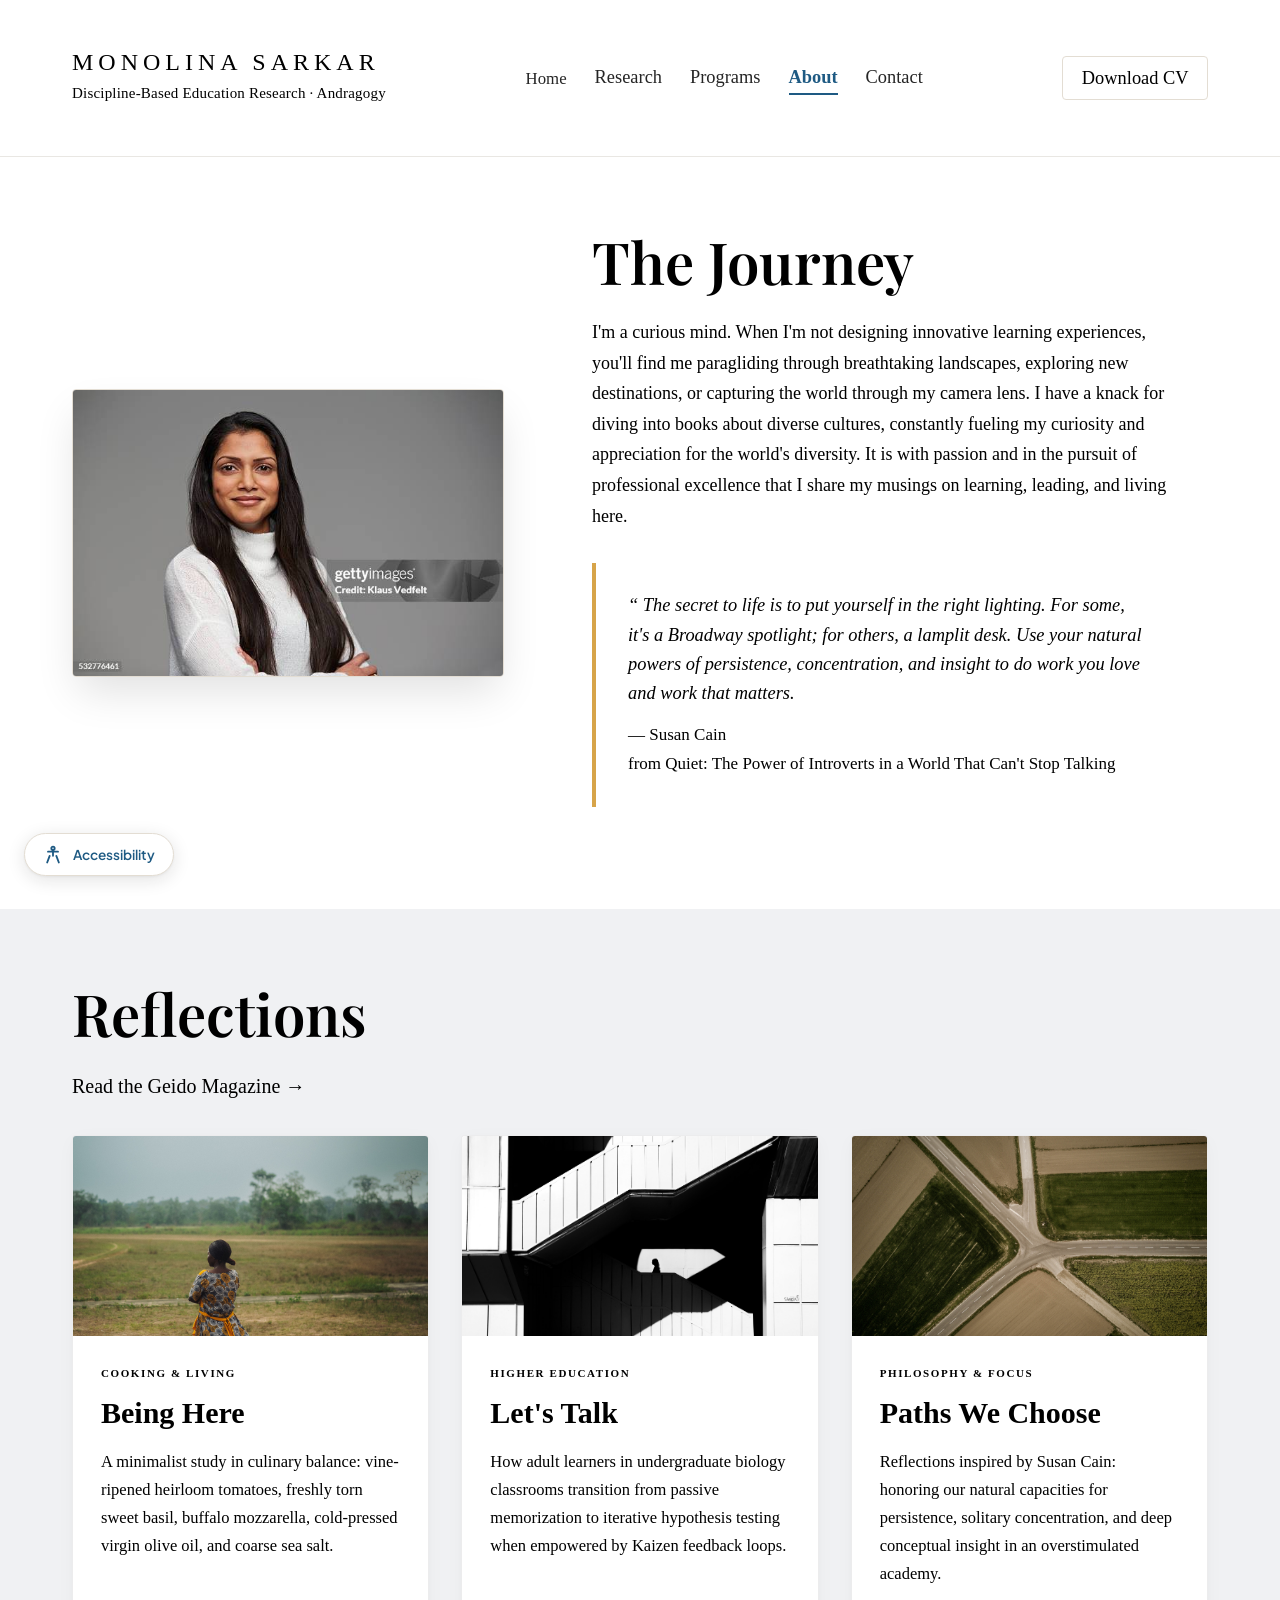
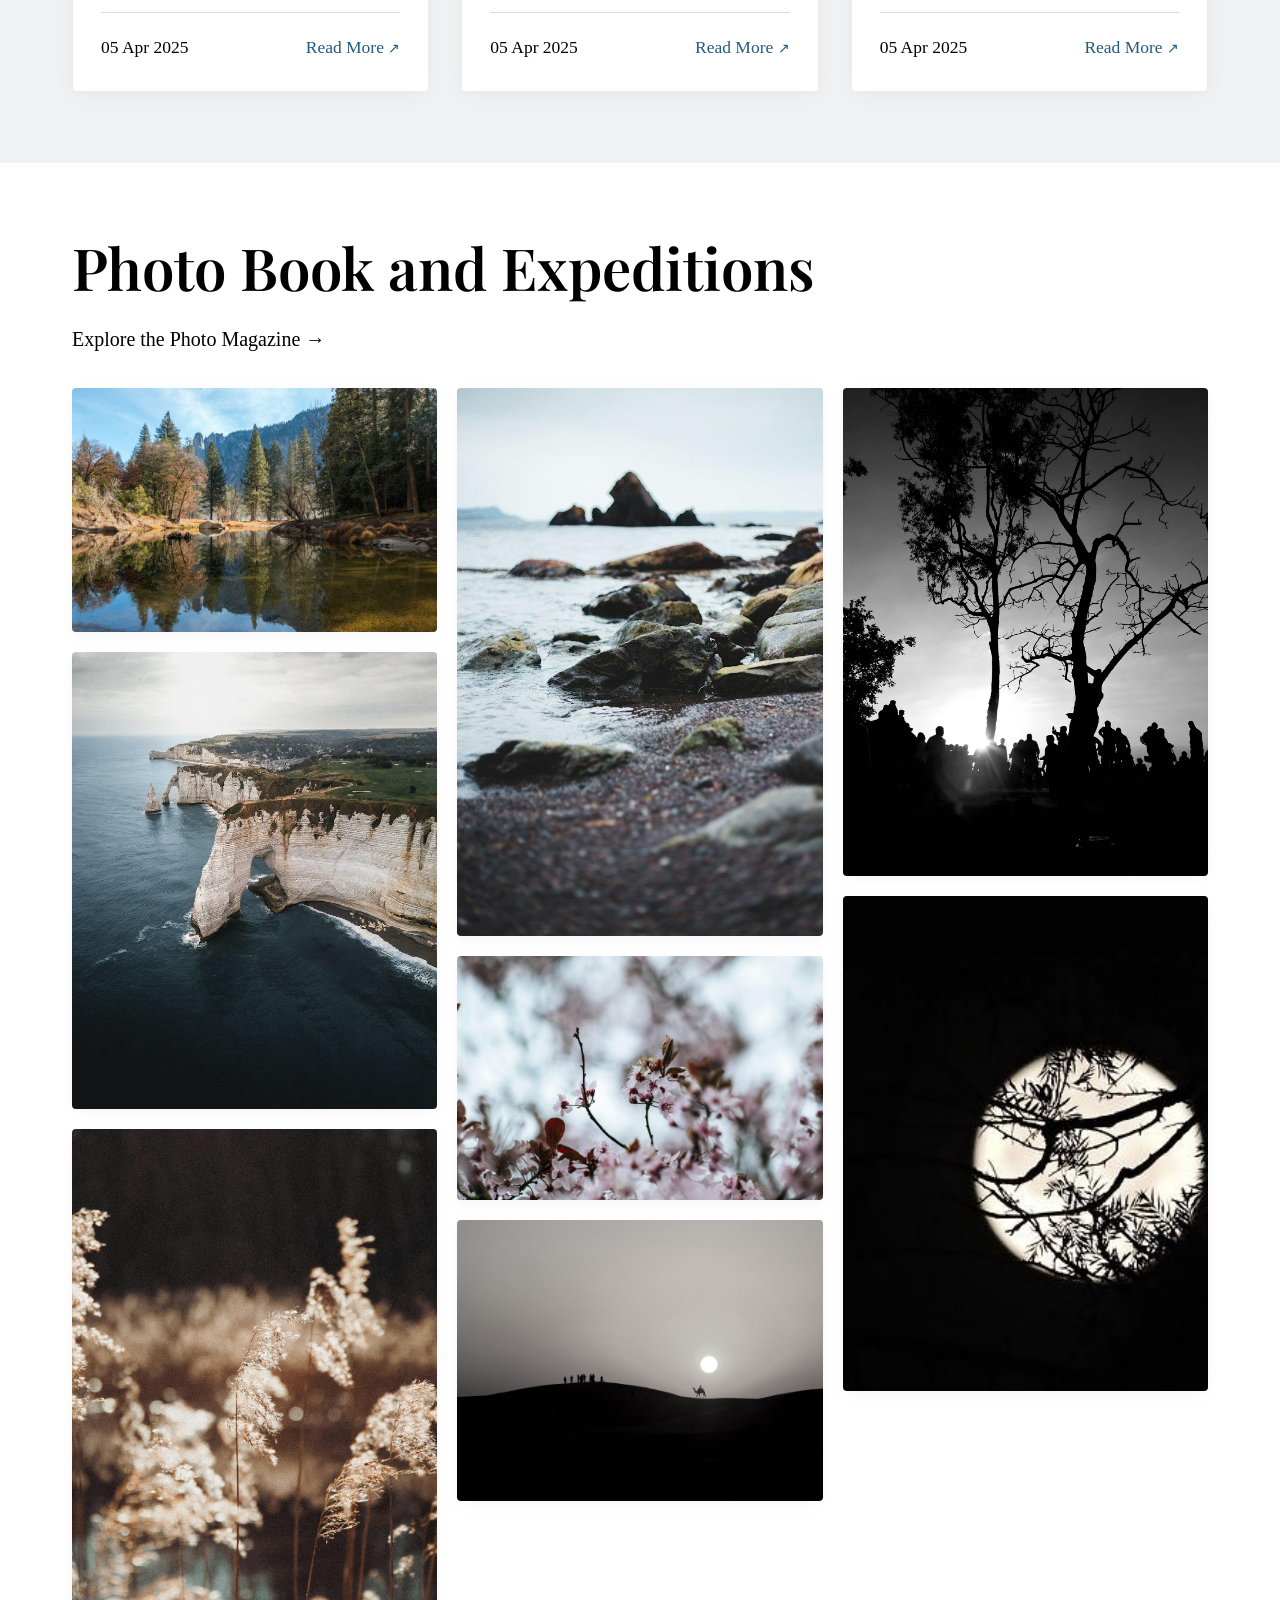
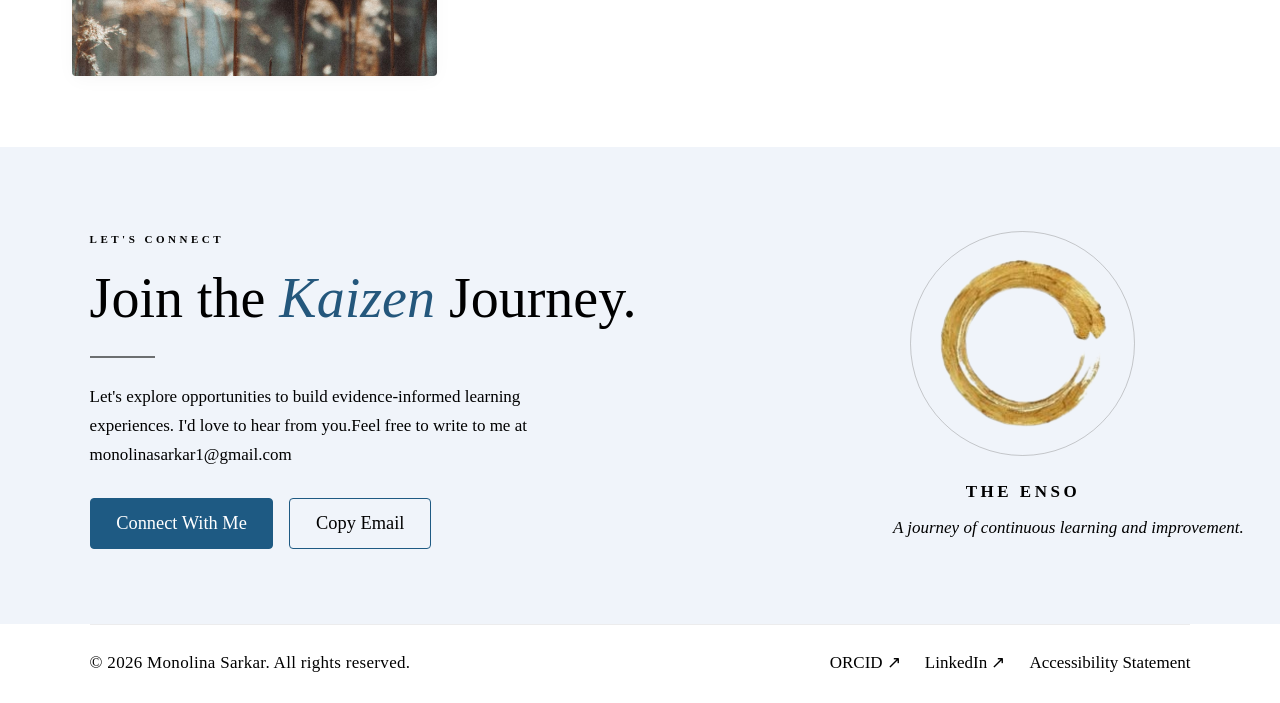
<file: about.html>
<!DOCTYPE html>
<html lang="en">

<head>
  <meta charset="UTF-8">
  <meta name="viewport" content="width=device-width, initial-scale=1.0">
  <title>About | Monolina Sarkar, Ph.D.</title>
  <meta name="description"
    content="Discover Monolina Sarkar's journey: biochemist, higher education educator, curious traveler, paragliding enthusiast, and visual storyteller.">
  <meta property="og:title" content="About | Monolina Sarkar, Ph.D.">
  <meta property="og:description"
    content="Discover Monolina Sarkar's journey: biochemist, higher education educator, curious traveler, and visual storyteller.">
  <meta property="og:type" content="website">

  <!-- Google Fonts Preconnect & Stylesheets -->
  <link rel="preconnect" href="https://fonts.googleapis.com">
  <link rel="preconnect" href="https://fonts.gstatic.com" crossorigin>
  <link href="https://fonts.googleapis.com/css2?family=Cormorant+Garamond:ital,wght@0,400;0,500;0,600;0,700;1,400;1,600&family=DM+Sans:wght@400;500;600;700&family=EB+Garamond:ital,wght@0,400;0,500;0,600;0,700;1,400;1,600&family=Playfair+Display:ital,wght@0,400;0,500;0,600;0,700;1,400;1,600&family=Plus+Jakarta+Sans:wght@300;400;500;600;700&display=swap" rel="stylesheet">

  <link rel="stylesheet" href="css/style.css">
  <link rel="icon" type="image/jpeg" href="images (3).jpg">

<body>
  <style>

    /* Section: Join Kaizen & Footer */
    .join-kaizen-wrap {
      width: 100%;
      padding: clamp(48px, 6vw, 70px) 5%;
      box-sizing: border-box;
      background: #E0E4E8;
    }

    .join-kaizen-grid {
      max-width: 1150px;
      margin: 0 auto;
      display: grid;
      grid-template-columns: minmax(0, 1fr) minmax(280px, 1fr);
      align-items: center;
      gap: 10%;
      box-sizing: border-box;
    }

    .join-kaizen-eyebrow {
      font-family: Garamond;
      font-size: 16px;
      font-weight: 400;
      letter-spacing: 4px;
      color: black;
      margin-bottom: 18px;
    }

    .join-kaizen-title {
      font-family: Garamond;
      font-size: clamp(36px, 5vw, 58px);
      font-weight: 400;
      letter-spacing: 7px;
      line-height: 1.25;
      color: #245b80;
      margin: 0 0 24px;
    }
  

    .join-kaizen-divider {
      width: 65px;
      height: 3px;
      background: #245b80;
      margin-bottom: 24px;
    }

    .join-kaizen-text {
      font-family: Garamond;
      font-size: 17.5px;
      font-weight: 400;
      line-height: 1.65;
      color: #000000;
      margin: 0 0 30px;
    }

    .join-kaizen-text a {
      font-family: Garamond;
    }

    .enso-card {
      width: 100%;
      min-width: 0;
      padding: 35px 25px;
      
      box-sizing: border-box;
      text-align: center;
     
     
    }

    .enso-card img {
      display: block;
      width: 100%;
      max-width: 260px;
      height: 260px;
      object-fit: contain;
      margin: 0 auto 16px;
    }

    .enso-card p {
      font-family: Garamond;
      font-size: 17px;
      letter-spacing: 0.5px;
      line-height: 1.6;
      color: #000000;
      font-weight: 400;
      margin: 0;
    }

    @media (max-width: 768px) {
      .join-kaizen-grid {
        grid-template-columns: minmax(0, 1fr);
        gap: 36px;
      }
    }

    .site-footer-v2 {
      width: 100%;
      /*padding: 38px 5% 20px;*/
      box-sizing: border-box;
      background:#F0F4FA;
      
    }

    .footer-v2-container {
      max-width: 1150px;
      margin: 0 auto;
    }

    .footer-brand-nav {
      display: flex;
      justify-content: space-between;
      align-items: center;
      gap: 30px;
      flex-wrap: wrap;
    }

    .footer-nav-links {
      display: flex;
      align-items: center;
      flex-wrap: wrap;
      gap: 8px 18px;
    }

    .footer-nav-link {
      color: #000000;
      font-weight: 500;
      text-decoration: none;
      font-family: 'Garamond', serif !important;
      font-size: 1.15rem;
      padding: 6px 0;
      transition: color 0.2s ease;
    }

    .footer-nav-link:hover,
    .footer-nav-link.active {
      color: #17619b;
    }

    .footer-divider {
      width: 100%;
      margin: 28px 0 0;
      border-top: 1px solid #D0DFF8;
    }

    .footer-bottom-row {
      padding: 22px 0 10px;
      display: flex;
      justify-content: space-between;
      align-items: center;
      flex-wrap: wrap;
      gap: 16px 25px;
      font-family: Garamond;
      font-size: 17px;
      font-weight: 500;
      color: #000000;
    }

    .footer-bottom-links {
      display: flex;
      align-items: center;
      flex-wrap: wrap;
      gap: 14px 24px;
    }

    .footer-bottom-links a {
      color: #000000;
      font-weight: 500;
      font-size: 17px;
      text-decoration: none;
      transition: color 0.2s ease;
    }

    .footer-bottom-links a:hover {
      color: #17619b;
      
    }
    /* =========================================
   CONTACT CARDS — MATCH RESEARCH CARD DESIGN
========================================= */

.contact-columns {
    display: grid;
    grid-template-columns: repeat(3, minmax(0, 1fr));
    gap: 23px;
    align-items: stretch;
}

.contact-column {
    position: relative;
    display: flex;
    flex-direction: column;
    min-width: 0;

    padding: 30px 27px;
    min-height: 216px;

    background: #ffffff;
    border: 1px solid #e4e8e2;
    border-radius: 8px;
    overflow: hidden;

    transition:
        transform 0.3s ease,
        box-shadow 0.3s ease,
        border-color 0.3s ease;
}

/* Gold accent line */

.contact-column::before {
    content: "";
    position: absolute;
    top: 0;
    left: 0;
    width: 0;
    height: 4px;
    background: #c49a62;
    transition: width 0.35s ease;
}

/* Same hover as research cards */

.contact-column:hover {
    transform: translateY(-5px);
    border-color: #d5ddd5;
    box-shadow: 0 16px 40px rgba(24, 60, 53, 0.08);
}

.contact-column:hover::before {
    width: 100%;
}

/* Top row: category left, number right */

.contact-column .contact-column-top {
    display: flex;
    flex-direction: row-reverse;
    align-items: center;
    justify-content: space-between;
    gap: 16px;
    margin-bottom: 24px;
}

.contact-column .contact-category {
    color: #000000;
    font-family: Garamond, serif;
    font-size: 11px;
    font-weight: 700;
    letter-spacing: 1.6px;
    text-transform: uppercase;
    text-align: left;
}

.contact-column .contact-number {
    font-family: 'Playfair Display', serif;
    font-size: 32px;
    font-weight: 500;
    line-height: 1;
    color: #d7dfd8;
}

/* Heading — same as research cards */

.contact-column h2 {
    font-family: 'Playfair Display', serif !important;
    color: #000000 !important;
    font-size: clamp(20px, 2vw, 25px) !important;
    line-height: 1.35 !important;
    font-weight: 600 !important;
    margin: 0 0 16px !important;
}

/* Remove old horizontal divider */

.contact-column .contact-separator {
    display: none;
}

/* Contact information */

.contact-column .contact-link-group {
    display: flex;
    flex-direction: column;
    gap: 5px;
    margin-top: 0;
}

/* ORCID and Web of Science labels */

.contact-column .contact-link-label {
    color: #000000;
    font-family: Garamond, serif;
    font-size: 11px;
    font-weight: 700;
    letter-spacing: 1.2px;
}

/* Links styled like research-card descriptions */

.contact-column .contact-link-group a {
    display: inline-flex;
    align-items: center;
    flex-wrap: wrap;
    gap: 6px;

    color: #000000 !important;
    font-family: Garamond, serif !important;
    font-size: 16px !important;
    font-weight: 400 !important;
    line-height: 1.65 !important;

    text-decoration: none;
    overflow-wrap: anywhere;
    transition: color 0.3s ease;
}

.contact-column .contact-link-group a:hover {
    color: #245b80 !important;
}

/* Small arrow */

.contact-column .contact-arrow {
    font-size: 12px;
    color: #245b80;
    transition: transform 0.3s ease;
}

.contact-column .contact-link-group a:hover .contact-arrow {
    transform: translate(3px, -3px);
}

/* Space between ORCID and Web of Science */

.contact-column .secondary-link {
    margin-top: 15px;
}

/* =========================================
   RESPONSIVE DESIGN
========================================= */

@media (max-width: 900px) {

    .contact-columns {
        gap: 16px;
    }

    .contact-column {
        padding: 25px 20px;
    }

    .contact-column .contact-category {
        font-size: 9px;
        letter-spacing: 1px;
    }

    .contact-column h2 {
        font-size: 21px !important;
    }
}

@media (max-width: 650px) {

    .contact-columns {
        grid-template-columns: 1fr;
        gap: 18px;
    }

    .contact-column {
        padding: 30px;
        min-height: auto;
    }

    .contact-column h2 {
        font-size: 24px !important;
    }
}



/* =========================================
   PROFESSIONAL ACADEMIC FOOTER
   Original backgrounds and buttons preserved
========================================= */


/* =========================================
   MAIN FOOTER
========================================= */

.academic-footer {
    width: 100%;
    overflow: hidden;
    font-family: Garamond, Georgia, serif;
}


/* =========================================
   TOP CONNECT SECTION
========================================= */

.footer-connect {
    padding: 75px 7%;
    background: #F0F4FA;
}

.footer-connect-inner {
    max-width: 1180px;
    margin: 0 auto;

    display: grid;
    grid-template-columns: 1.35fr 0.65fr;
    align-items: center;
    gap: 70px;
}


/* LEFT CONTENT */

.footer-eyebrow {
    display: inline-block;
    margin-bottom: 18px;

    font-family: Garamond;
    font-size: 11px;
    font-weight: 600;
    letter-spacing: 3.5px;
}

.footer-connect-content h2 {
    margin: 0;

    font-family: Garamond, Georgia, serif;
    font-size: clamp(38px, 5vw, 56px);
    font-weight: 400;
    line-height: 1.15;
}

.footer-connect-content h2 span {
    font-style: italic;
}

.footer-gold-line {
    width: 65px;
    height: 2px;
    margin: 25px 0;
    background: currentColor;
    opacity: 0.55;
}

.footer-connect-content > p {
    max-width: 500px;
    margin: 0 0 15px;

    font-family: Garamond, Georgia, serif;
    font-size: 17px;
    line-height: 1.7;
}

.footer-email-line a {
    text-decoration: none;
    border-bottom: 1px solid transparent;
    transition: border-color 0.3s ease;
}

.footer-email-line a:hover {
    border-bottom-color: currentColor;
}


/* =========================================
   ACTION BUTTONS
   Original button styling preserved
========================================= */

.footer-actions {
    display: flex;
    align-items: center;
    flex-wrap: wrap;
    gap: 16px;
    margin-top: 28px;
}


/* =========================================
   ENSO IMAGE
========================================= */

.footer-enso {
    display: flex;
    flex-direction: column;
    align-items: center;
    text-align: center;
}

.footer-enso-image {
    width: 225px;
    height: 225px;
    padding: 10px;

    border: 1px solid rgba(128, 128, 128, 0.4);
    border-radius: 50%;
}

.footer-enso-image img {
    display: block;
    width: 100%;
    height: 100%;

    object-fit: cover;
    border-radius: 50%;
}

.footer-enso-caption {
    max-width: 260px;
    margin-top: 20px;
}

.footer-enso-caption span {
    font-family: Garamond;
    font-size: 17px;
    font-weight: 600;
    letter-spacing: 3.5px;
}


.footer-enso-caption p {
    margin: 8px 0 0;
    font-family: Garamond, Georgia, serif;
    font-size: 17px;
    font-style: italic;
    line-height: 1.5;
    white-space: nowrap;
}
@media (max-width: 600px) {
    .footer-enso-caption p {
        font-size: 14px;
        white-space: normal;
    }
}
/* =========================================
   LOWER FOOTER
========================================= */

.footer-main {
    padding: 0px 7% 25px;
    background: transparent;
}

.footer-main-inner {
    max-width: 1180px;
    margin: 0 auto;
}

.footer-main-top {
    display: flex;
    align-items: center;
    justify-content: space-between;
    gap: 35px;
}


/* =========================================
   BRAND
========================================= */

.footer-brand-name {
    display: inline-block;

    font-family: Garamond, Georgia, serif;
    font-size: 25px;
    font-weight: 500;
    letter-spacing: 4px;

    color: inherit;
    text-decoration: none;
}

.footer-brand p {
    margin: 8px 0 0;

    font-family: Garamond, Georgia, serif;
    font-size: 15px;
    line-height: 1.6;
}

.footer-brand p span {
    padding: 0 4px;
}


/* =========================================
   FOOTER NAVIGATION
========================================= */

.footer-navigation {
    display: flex;
    align-items: center;
    justify-content: flex-end;
    flex-wrap: wrap;
    gap: 22px;
}

.footer-navigation a {
    font-family: Arial, sans-serif;
    font-size: 11px;
    letter-spacing: 0.5px;

    color: inherit;
    text-decoration: none;

    transition: opacity 0.3s ease;
}

.footer-navigation a:hover {
    opacity: 0.7;
}


/* CV LINK */

.footer-navigation .footer-cv-link {
    display: inline-flex;
    align-items: center;
    gap: 8px;

    padding: 10px 15px;

    border: 1px solid currentColor;
    color: inherit;

    transition: all 0.3s ease;
}

.footer-navigation .footer-cv-link:hover {
    opacity: 0.7;
}


/* =========================================
   DIVIDER
========================================= */

.footer-divider {
    width: 100%;
    height: 1px;
    margin: 32px 0 22px;

    background: currentColor;
    opacity: 0.2;
}


/* =========================================
   COPYRIGHT AND PROFESSIONAL LINKS
========================================= */

.footer-bottom {
    display: flex;
    align-items: center;
    justify-content: space-between;
    flex-wrap: wrap;
    gap: 18px;
}

.footer-copyright {
    margin: 0;

    font-family: Garamond;
    font-size: 17px;
    letter-spacing: 0.3px;
}

.footer-social-links {
    display: flex;
    align-items: center;
    flex-wrap: wrap;
    gap: 24px;
}

.footer-social-links a {
    font-family: Garamond;
    font-size: 17px;
    color: inherit;
    text-decoration: none;

    transition: opacity 0.3s ease;
}

.footer-social-links a:hover {
    opacity: 0.65;
}


/* =========================================
   TABLET RESPONSIVENESS
========================================= */

@media (max-width: 900px) {

    .footer-connect {
        padding: 65px 6%;
    }

    .footer-connect-inner {
        grid-template-columns: 1.2fr 0.8fr;
        gap: 35px;
    }

    .footer-enso-image {
        width: 190px;
        height: 190px;
    }

    .footer-main-top {
        align-items: flex-start;
        flex-direction: column;
        gap: 28px;
    }

    .footer-navigation {
        justify-content: flex-start;
    }

}

.contact-arrow {
    display: inline-block;
    font-size: 14px;
    color: black;
    transition: transform 0.3s ease, color 0.3s ease;
    transform: translate(0, 0);
}

a:hover .contact-arrow {
    transform: translate(3px, -3px);
    color: #245b80;
}
/* =========================================
   MOBILE RESPONSIVENESS
========================================= */

@media (max-width: 600px) {

    .footer-connect {
        padding: 55px 23px;
    }

    .footer-connect-inner {
        grid-template-columns: 1fr;
        gap: 40px;
    }

    .footer-connect-content h2 {
        font-size: 39px;
    }

    .footer-connect-content > p {
        font-size: 17px;
    }

    .footer-actions {
        gap: 12px;
    }

    .footer-enso-image {
        width: 175px;
        height: 175px;
    }

    .footer-main {
        padding: 38px 23px 24px;
    }

    .footer-brand-name {
        font-size: 22px;
        letter-spacing: 3px;
    }

    .footer-navigation {
        display: grid;
        grid-template-columns: repeat(2, minmax(0, 1fr));
        justify-content: start;
        gap: 19px 15px;
        width: 100%;
    }

    .footer-navigation .footer-cv-link {
        width: fit-content;
    }

    .footer-divider {
        margin: 26px 0 20px;
    }

    .footer-bottom {
        align-items: flex-start;
        flex-direction: column;
        gap: 18px;
    }

    .footer-social-links {
        gap: 18px;
    }

}


/* =========================================
   SMALL MOBILE SCREENS
========================================= */

@media (max-width: 380px) {

    .footer-connect-content h2 {
        font-size: 34px;
    }

    .footer-actions {
        align-items: flex-start;
        flex-direction: column;
    }

    .footer-navigation {
        gap: 17px 10px;
    }

    .footer-social-links {
        gap: 13px;
    }

}
/* =========================================
   MOBILE NAVIGATION DRAWER
========================================= */

.mobile-drawer {
    display: none;
    position: fixed;
    top: 70px;
    left: 0;
    width: 100%;
    max-height: calc(100vh - 70px);
    overflow-y: auto;
    background: #ffffff;
    padding: 15px 20px 25px;
    box-sizing: border-box;
    z-index: 9999;
    flex-direction: column;
}

/* Show drawer when opened */
.mobile-drawer.is-open {
    display: flex;
}

/* Individual navigation links */
.mobile-drawer .nav-link {
    display: block;
    width: 100%;
    padding: 14px 12px;
    box-sizing: border-box;
    color: #222222;
    text-decoration: none;
    font-size: 17px;
}

/* Active link */
.mobile-drawer .nav-link.active {
    color: #17619b !important;
    font-weight: 700;
    border-bottom: 2px solid #17619b;
}

/* Mobile screen */
@media (min-width: 821px) {
    .mobile-drawer {
        display: none !important;
    }
}
  </style>

  <!-- Skip Links -->
  <div class="skip-links">
    <a href="#main-content" class="skip-link">Skip to main content</a>
    <a href="#site-header" class="skip-link">Skip to navigation</a>
    <a href="#site-footer" class="skip-link">Skip to footer</a>
    <button type="button" class="skip-link" id="skip-a11y-btn">
      Open Accessibility Preferences (Alt+A)
    </button>
  </div>
<!-- NAVIGATION BAR -->
<header class="site-header" id="site-header" role="banner"
  style="background:#ffffff; border-bottom:1px solid #e9e7e3; padding:18px 0;">

  <div class="container navbar"
    style="height:auto; min-height:60px; margin-top:30px; margin-bottom:30px;">

    <!-- BRAND -->
    <a href="index.html#home" class="brand"
       aria-label="Monolina Sarkar Home"
       style="text-decoration:none;">

      <span class="brand-name"
        style="font-family:'Garamond'; font-size:24px; font-weight:500;
        letter-spacing:5px; line-height:1.15; white-space:nowrap; color:#000000;">
        MONOLINA SARKAR
      </span>

      <span class="brand-subtitle"
        style="margin-top:4px; font-family:'Garamond'; font-size:15px;
        font-weight:500; letter-spacing:0.2px; color:#000000;">
        Discipline-Based Education Research &middot; Andragogy
      </span>

    </a>

    <!-- DESKTOP NAVIGATION -->
    <nav aria-label="Primary Navigation" role="navigation">

      <ul class="nav-links" style="gap:28px;">

        <li>
          <a href="index.html#home" class="nav-link"
             style="font-family:'Garamond'; font-size:1.05rem;">
            Home
          </a>
        </li>

        <li>
          <a href="index.html#research-focus" class="nav-link"
             style="font-family:'Garamond'; font-size:1.15rem;">
            Research
          </a>
        </li>

        <li>
          <a href="index.html#practice-areas" class="nav-link"
             style="font-family:'Garamond'; font-size:1.15rem;">
            Programs
          </a>
        </li>

        <li>
          <a href="about.html" class="nav-link active"
             style="font-family:'Garamond'; font-size:1.15rem;">
            About
          </a>
        </li>



        <li>
          <a href="contact.html" class="nav-link"
             style="font-family:'Garamond'; font-size:1.15rem;">
            Contact
          </a>
        </li>

      </ul>

    </nav>

    <!-- NAVIGATION ACTIONS -->
    <div class="nav-actions">

      <a href="Monolina_Sarkar_cv.pdf"
         target="_blank"
         rel="noopener noreferrer"
         class="btn-nav-cv"
         data-drive-doc="academicCv"
         aria-label="View Academic Curriculum Vitae">
        Download CV
      </a>

      <button class="mobile-toggle"
              type="button"
              aria-label="Toggle navigation menu"
              aria-expanded="false"
              aria-controls="mobile-drawer">

        <span></span>
        <span></span>
        <span></span>

      </button>

    </div>

  </div>
</header>


<!-- MOBILE NAVIGATION DRAWER -->
<div class="mobile-drawer" id="mobile-drawer"
     aria-label="Mobile Navigation">

  <a href="index.html#home" class="nav-link">Home</a>



  <a href="index.html#research-focus" class="nav-link">Research</a>

  <a href="index.html#practice-areas" class="nav-link">Practice areas</a>
   <a href="about.html" class="nav-link active">About</a>
  <a href="contact.html" class="nav-link">Contact</a>



  <div style="margin-top:1.5rem;">

    <a href="Monolina_Sarkar_cv.pdf"
       target="_blank"
       rel="noopener noreferrer"
       class="btn btn-primary"
       data-drive-doc="academicCv"
       style="width:100%; text-align:center;">

      View Academic CV

    </a>

  </div>

</div>
</body>

  <main id="main-content" role="main">

    <!-- Section 01: About Hero Section -->
    <section class="section" id="journey-hero">
      <div class="container">
        <div class="about-hero">

          <!-- Portrait with decorative frame -->
          <div class="portrait-wrapper">
            <div class="portrait-frame">
              <img src="assets/images/headshot.jpg" alt="Monolina Sarkar, Ph.D." width="600" height="750">
            </div>
          </div>

          <!-- Narrative -->
          <div >
    
         


           <div class="container">
        <div class="section-header">
         
          
        <!-- SECTION INTRODUCTION -->
        <header class="section-header">
          <h1 class="section-title">
    The Journey
</h1>

        </header>
            
            <p style="font-family:Garamond";>
              I'm a curious mind. When I'm not designing innovative learning experiences, you'll find me paragliding
              through breathtaking landscapes, exploring new destinations, or capturing the world through my camera
              lens. I have a knack for diving into books about diverse cultures, constantly fueling my curiosity and
              appreciation for the world's diversity. It is with passion and in the pursuit of professional excellence
              that I share my musings on learning, leading, and living here.
      
            </p>

         

   
<div class="about-quote">
    <blockquote>
        <span class="quote-mark">&ldquo;</span>
        The secret to life is to put yourself in the right lighting.
        For some, it's a Broadway spotlight; for others, a lamplit desk.
        Use your natural powers of persistence, concentration, and insight
        to do work you love and work that matters.
    </blockquote>

    <cite>
      <span class="author" style="font-family: Garamond; font-size: 17px;">
    &mdash; Susan Cain
</span>
</br>
<span class="book-title" style="font-family: Garamond; font-size: 17px;">
    from Quiet: The Power of Introverts in a World That Can't Stop Talking
</span>
    </cite>
</div>

          </div>

        </div>
      </div>
    </section>

    <!-- Section 02: Musings & Blog Section (Reordered FIRST per Slide 2) -->
    <section class="section" id="musings"
      style="background-color: #F0F1F3; ">
      <div class="container">
        <div class="section-header">
         
          
        <!-- SECTION INTRODUCTION -->
        <header class="section-header">
          <h1 class="section-title">
    Reflections
</h1>
<a href="geido.html" class="magazine-link" style="font-family: Garamond; font-size: 20px;">Read the Geido Magazine →</a>
        </header>
         
        
        </div>

        <div class="blog-grid">
          <!-- Card 1: Cooking -->
          <article class="blog-card">
            <div class="blog-card-media">
              <img src="assets/images/blog_1.jpg" alt="Simplest Salad Recipe Ever" loading="lazy">
            </div>
            <div class="blog-card-body">
              <div>
                <div class="blog-tag">Cooking &amp; Living</div>
                <h3 class="blog-title"style="font-family: Garamond; font-size: 30px";>Being Here</h3>
             <p class="blog-snippet" style="font-family: Garamond; font-size: 16.5px;">
                  A minimalist study in culinary balance: vine-ripened heirloom tomatoes, freshly torn sweet basil,
                  buffalo mozzarella, cold-pressed virgin olive oil, and coarse sea salt.
                </p>
              </div>
              <div class="blog-footer"
                style="display: flex; align-items: center; justify-content: space-between; margin-top: 1.5rem; padding-top: 1.25rem; border-top: 1px solid var(--border-medium);">
                <span class="blog-date"
                  style="font-family: Garamond; font-size: 17.5px; color: #000000; font-weight: 400;">05
                  Apr 2025</span>
              
           <a href="assets/adult_learning.pdf"
   target="_blank"
   rel="noopener noreferrer"
   style="font-family: Garamond; font-size: 17.5px; color: #245b80;">
    Read More
    <span class="contact-arrow" aria-hidden="true" style="color: #245b80;">↗</span>
</a>

              </div>
            </div>
          </article>

          <!-- Card 2: Pedagogy -->
          <article class="blog-card">
            <div class="blog-card-media"
             >
              <img src="assets/images/blog_2.jpg" alt="Simplest Salad Recipe Ever" loading="lazy">
            </div>
            <div class="blog-card-body">
              <div>
                <div class="blog-tag">Higher Education</div>
                <h3 class="blog-title"style="font-family: Garamond; ">Let's Talk</h3>
               <p class="blog-snippet" style="font-family: Garamond; font-size: 16.5px;">
                  How adult learners in undergraduate biology classrooms transition from passive memorization to
                  iterative hypothesis testing when empowered by Kaizen feedback loops.
                </p>
              </div>
              <div class="blog-footer"
                style="display: flex; align-items: center; justify-content: space-between; margin-top: 1.5rem; padding-top: 1.25rem; border-top: 1px solid var(--border-medium);">
                <span class="blog-date"
                  style="font-family: Garamond; font-size: 17.5px; color: #000000; font-weight: 400;">05
                  Apr 2025</span>
                     <a href="assets/adult_learning.pdf"
   target="_blank"
   rel="noopener noreferrer"
   style="font-family: Garamond; font-size: 17.5px; color: #245b80;">
    Read More
    <span class="contact-arrow" aria-hidden="true" style="color: #245b80;">↗</span>
</a>

              </div>
            </div>
          </article>

          <!-- Card 3: Deep Work -->
          <article class="blog-card">
            <div class="blog-card-media">
              <img src="assets/images/blog_3.jpg" alt="The Quiet Power of Lamplit Desks" loading="lazy">
            </div>
            <div class="blog-card-body">
              <div>
                <div class="blog-tag">Philosophy &amp; Focus</div>
                <h3 class="blog-title"style="font-family: Garamond; ">Paths We Choose</h3>
                <p class="blog-snippet" style="font-family: Garamond; font-size: 16.5px;">
                  Reflections inspired by Susan Cain: honoring our natural capacities for persistence, solitary
                  concentration, and deep conceptual insight in an overstimulated academy.
                </p>
              </div>
              <div class="blog-footer"
                style="display: flex; align-items: center; justify-content: space-between; margin-top: 1.5rem; padding-top: 1.25rem; border-top: 1px solid var(--border-medium);">
               <span class="blog-date"
                  style="font-family: Garamond; font-size: 17.5px; color: #000000; font-weight: 400;">05
                  Apr 2025</span>
                     <a href="assets/adult_learning.pdf"
   target="_blank"
   rel="noopener noreferrer"
   style="font-family: Garamond; font-size: 17.5px; color: #245b80;">
    Read More
    <span class="contact-arrow" aria-hidden="true" style="color: #245b80;">↗</span>
</a>





              </div>
            </div>
          </article>
        </div>
      </div>
    </section>

    <!-- Section 03: Visual Stories / Photo Book Section (Follows Musings per Slide 2; Masonry uncropped per Slide 3) -->
    <section class="section" id="photo-gallery">
      <div class="container">
        <div class="photo-gallery-header" style="margin-bottom: 2rem;">
          <div>
       <header class="section-header">
          <h1 class="section-title">
    Photo Book and Expeditions
</h1>
<a href="geido.html" class="magazine-link" style="font-family: Garamond; font-size: 20px;">Explore the Photo Magazine →</a>
        </header>
         
        
          </div>
        </div>

        <!-- Uncropped Responsive Masonry Grid -->
        <div class="grid-wrapper" id="photo-gallery-grid">
          <!-- Rendered dynamically by js/main.js with lightbox support -->
        </div>
      </div>
    </section>













    <!-- Section 04: Join Kaizen Banner -->
   

  </main>





<!-- =========================================
     PROFESSIONAL ACADEMIC FOOTER
========================================= -->

<footer id="site-footer" class="academic-footer" role="contentinfo">

    <!-- =====================================
         TOP SECTION: JOIN KAIZEN
    ====================================== -->

    <section class="footer-connect" id="join-kaizen">

        <div class="footer-connect-inner">

            <!-- LEFT COLUMN: COLLABORATION -->
            <div class="footer-connect-content">

                <span class="footer-eyebrow">
                    LET'S CONNECT
                </span>

                <h2>
                    Join the <span style="font-style: italic;color: #24577c ;">Kaizen</span> Journey.
                </h2>

      
                <div class="footer-gold-line"></div>

                <p>
                    Let's explore opportunities to build
                    evidence-informed learning experiences. I'd love
                    to hear from you.Feel free to write to me at<a href="mailto:monolinasarkar1@gmail.com">
                        monolinasarkar1@gmail.com
                    </a>
                </p>

             
                <!-- ACTION BUTTONS -->
                <div class="footer-actions">

                    <a href="contact.html" class="btn btn-primary">
                        Connect With Me
                    </a>

                    <button
                        type="button"
                        class="btn btn-secondary"
                        data-copy="monolinasarkar1@gmail.com"
                        data-copy-label="monolinasarkar1@gmail.com copied to clipboard">

                        Copy Email

                    </button>

                </div>

            </div>


            <!-- RIGHT COLUMN: ENSO IMAGE -->
            <div class="footer-enso">

                <div class="footer-enso-image">

                    <img
                        src="images (3).jpg"
                        alt="Enso circle symbolising continuous learning and growth">

                </div>

                <div class="footer-enso-caption">

                    <span>THE ENSO</span>

                    <p>
                        A journey of continuous learning
                        and improvement.
                    </p>

                </div>

            </div>

        </div>

    </section>



    <!-- =====================================
         LOWER SECTION: BRAND AND NAVIGATION
    ====================================== -->

    <section class="footer-main">

        <div class="footer-main-inner">

  <div class="footer-bottom" >


                <!-- COPYRIGHT -->
                <p class="footer-copyright">
                    &copy; 2026 Monolina Sarkar.
                    All rights reserved.
                </p>



                <!-- PROFESSIONAL LINKS -->
                <div class="footer-social-links">

                    <a
                        href="https://orcid.org/0000-0002-8172-1111"
                        target="_blank"
                        rel="noopener noreferrer">

                        ORCID
                        <span aria-hidden="true">↗</span>

                    </a>


                    <a
                        href="https://www.linkedin.com/in/monolinasarkar"
                        target="_blank"
                        rel="noopener noreferrer">

                        LinkedIn
                        <span aria-hidden="true">↗</span>

                    </a>


                    <a href="accessibility-statement.html">
                        Accessibility Statement
                    </a>

                </div>

            </div>

            </div>



           


            <!-- COPYRIGHT AND PROFESSIONAL LINKS -->
          

        </div>

    </section>

</footer>

  <!-- MAIN SCRIPT -->
  <script src="js/main.js"></script>

</body>

</html>
</file>
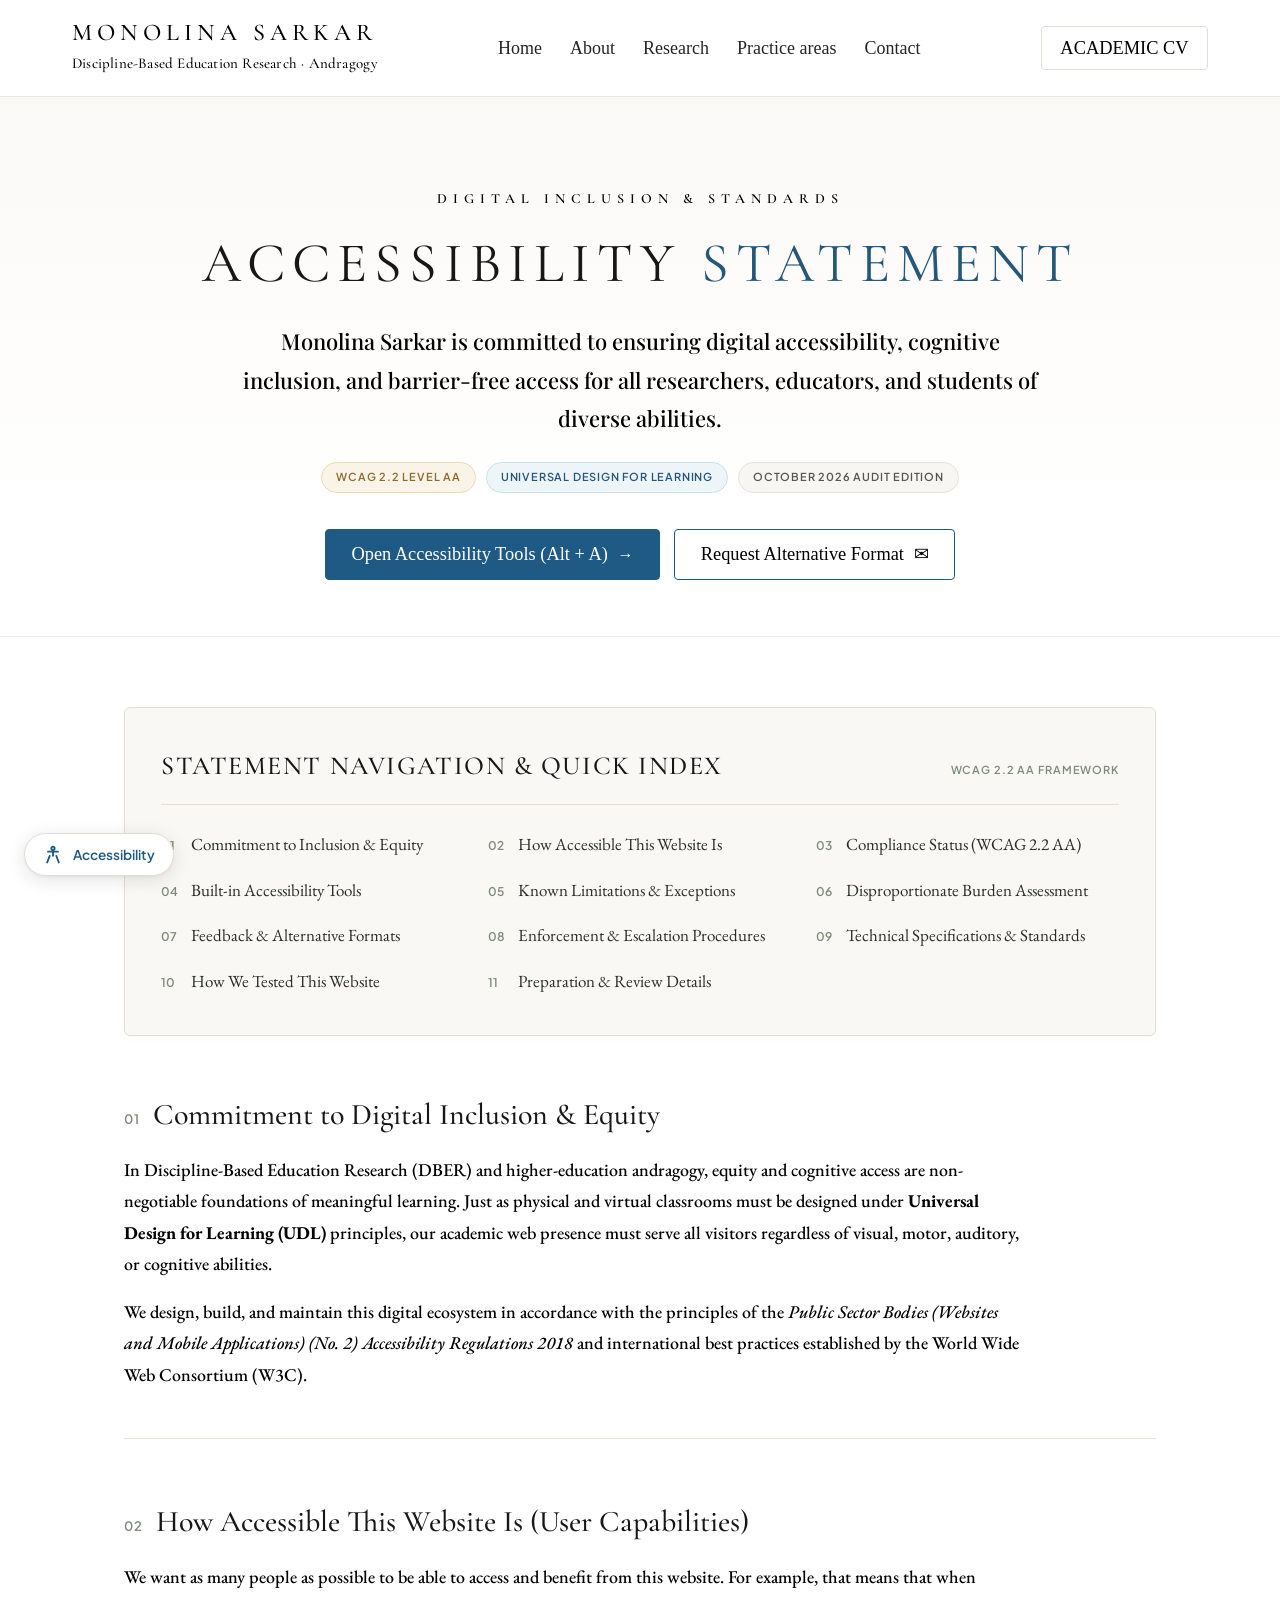
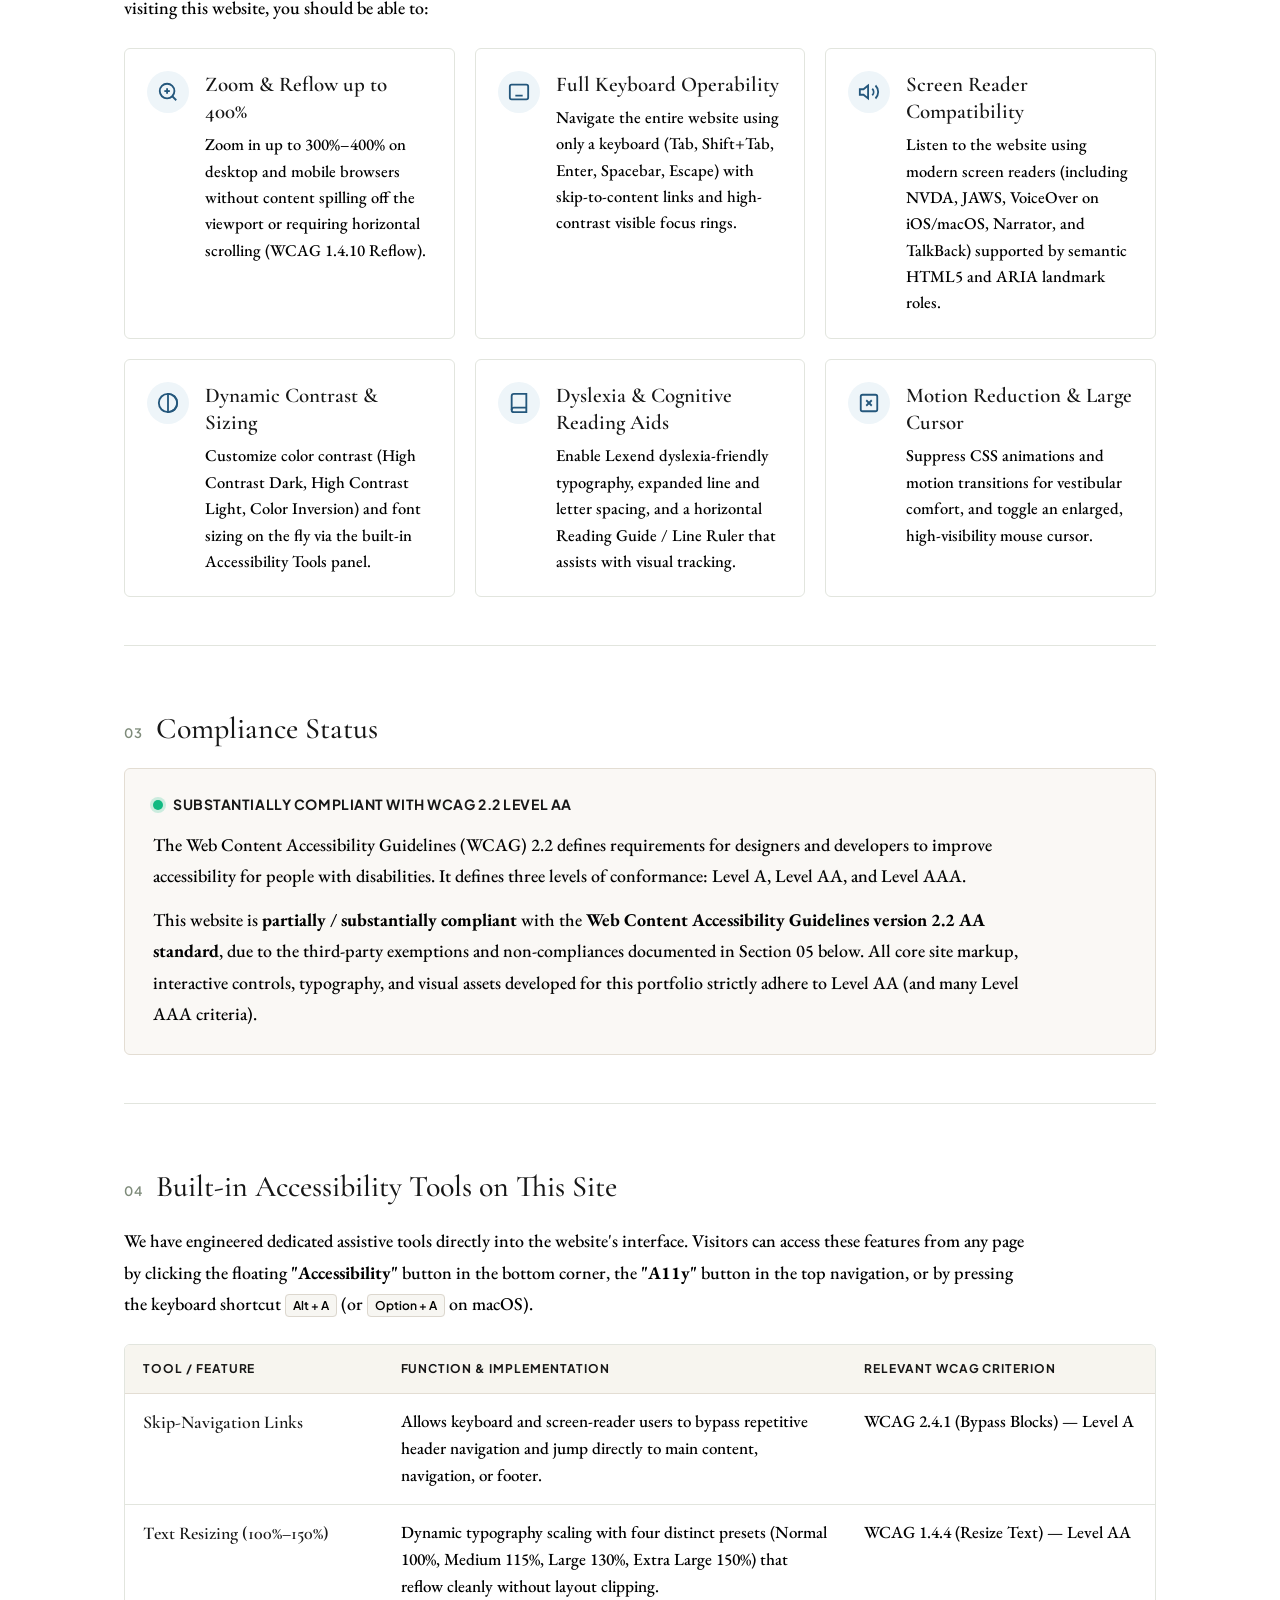
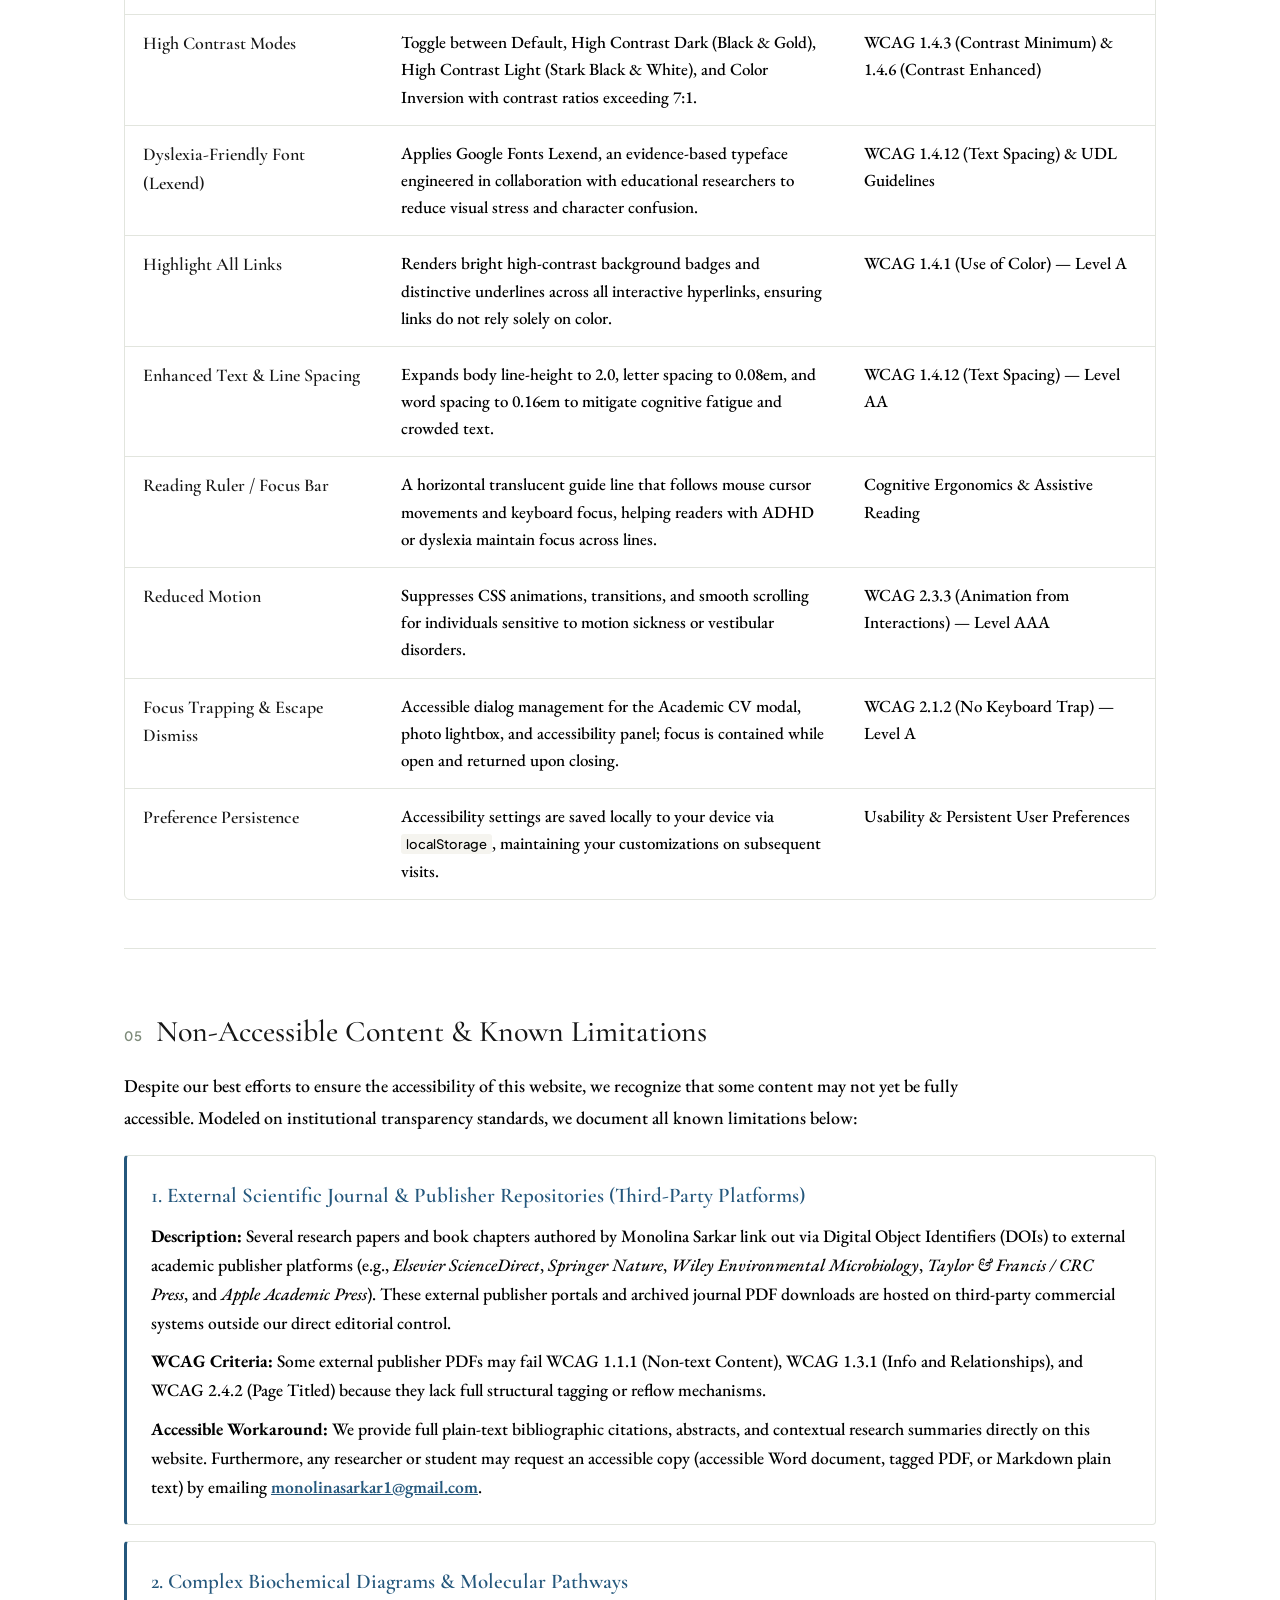
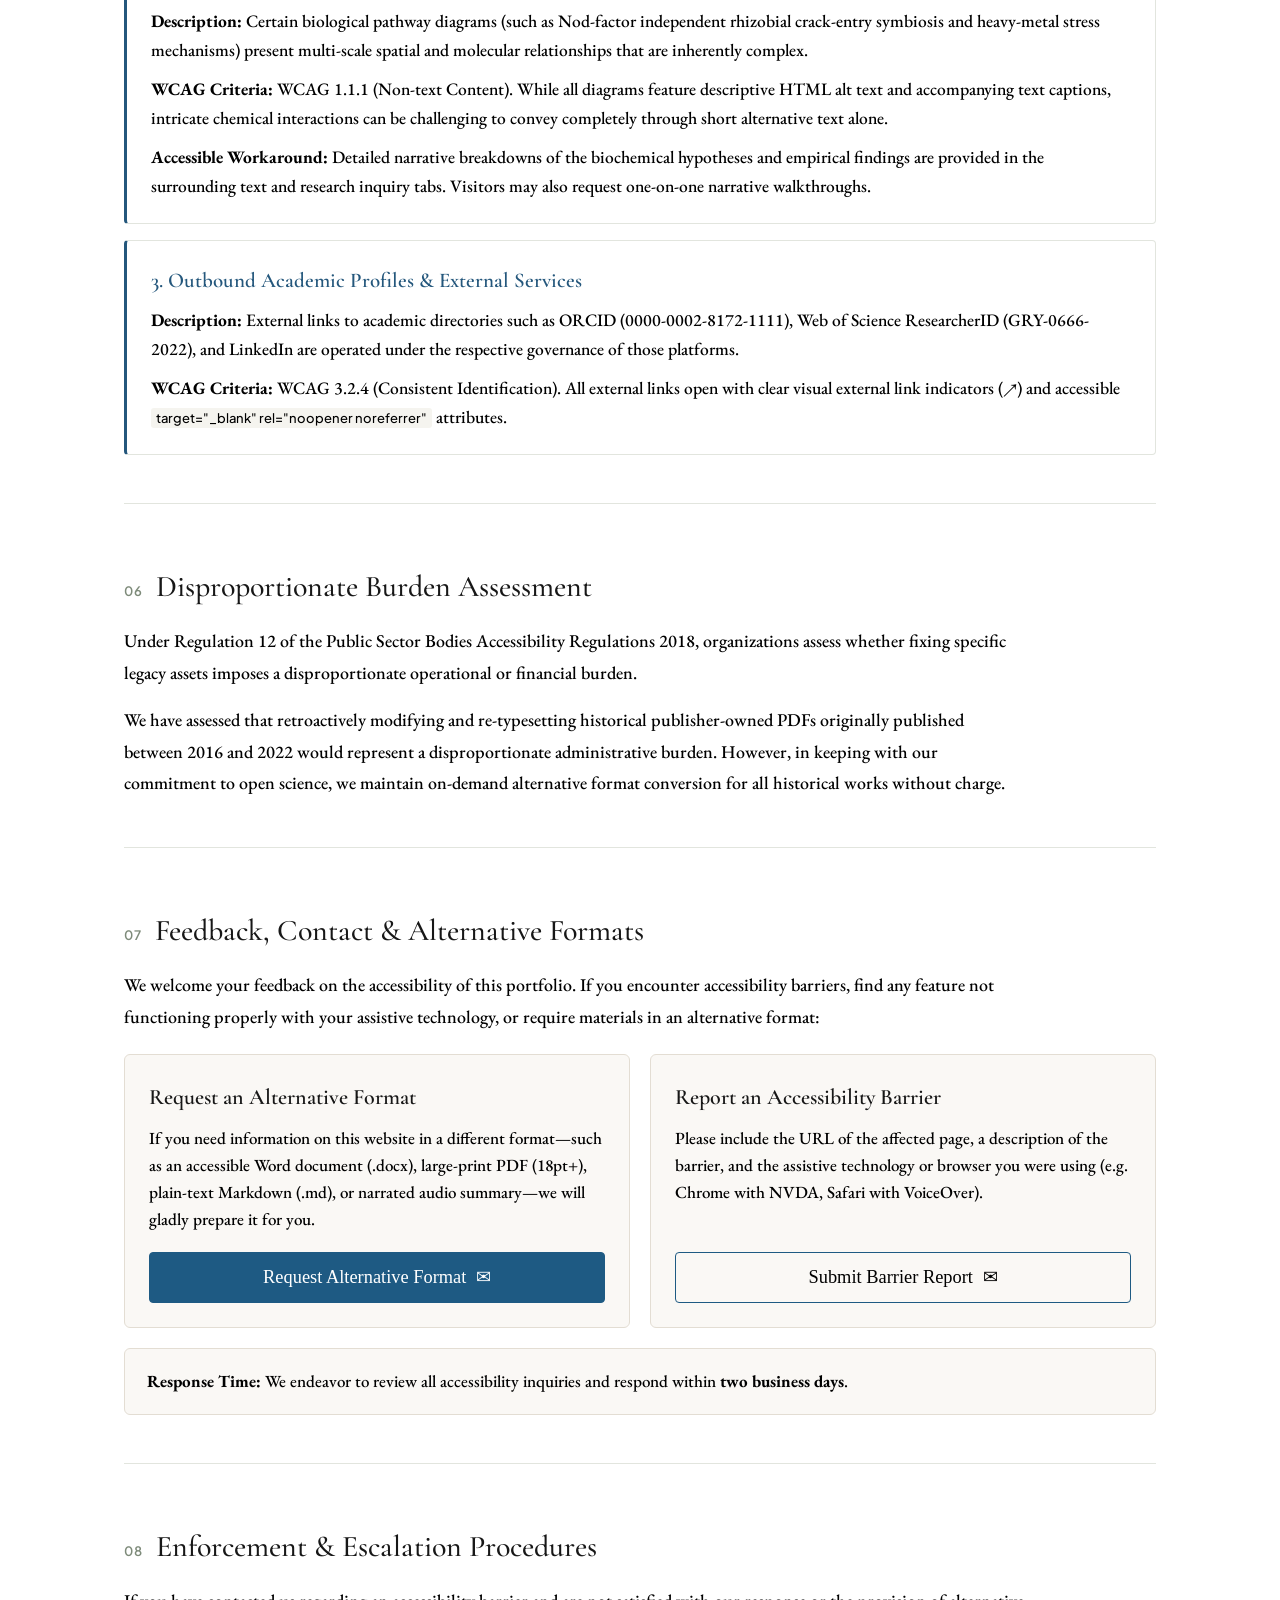
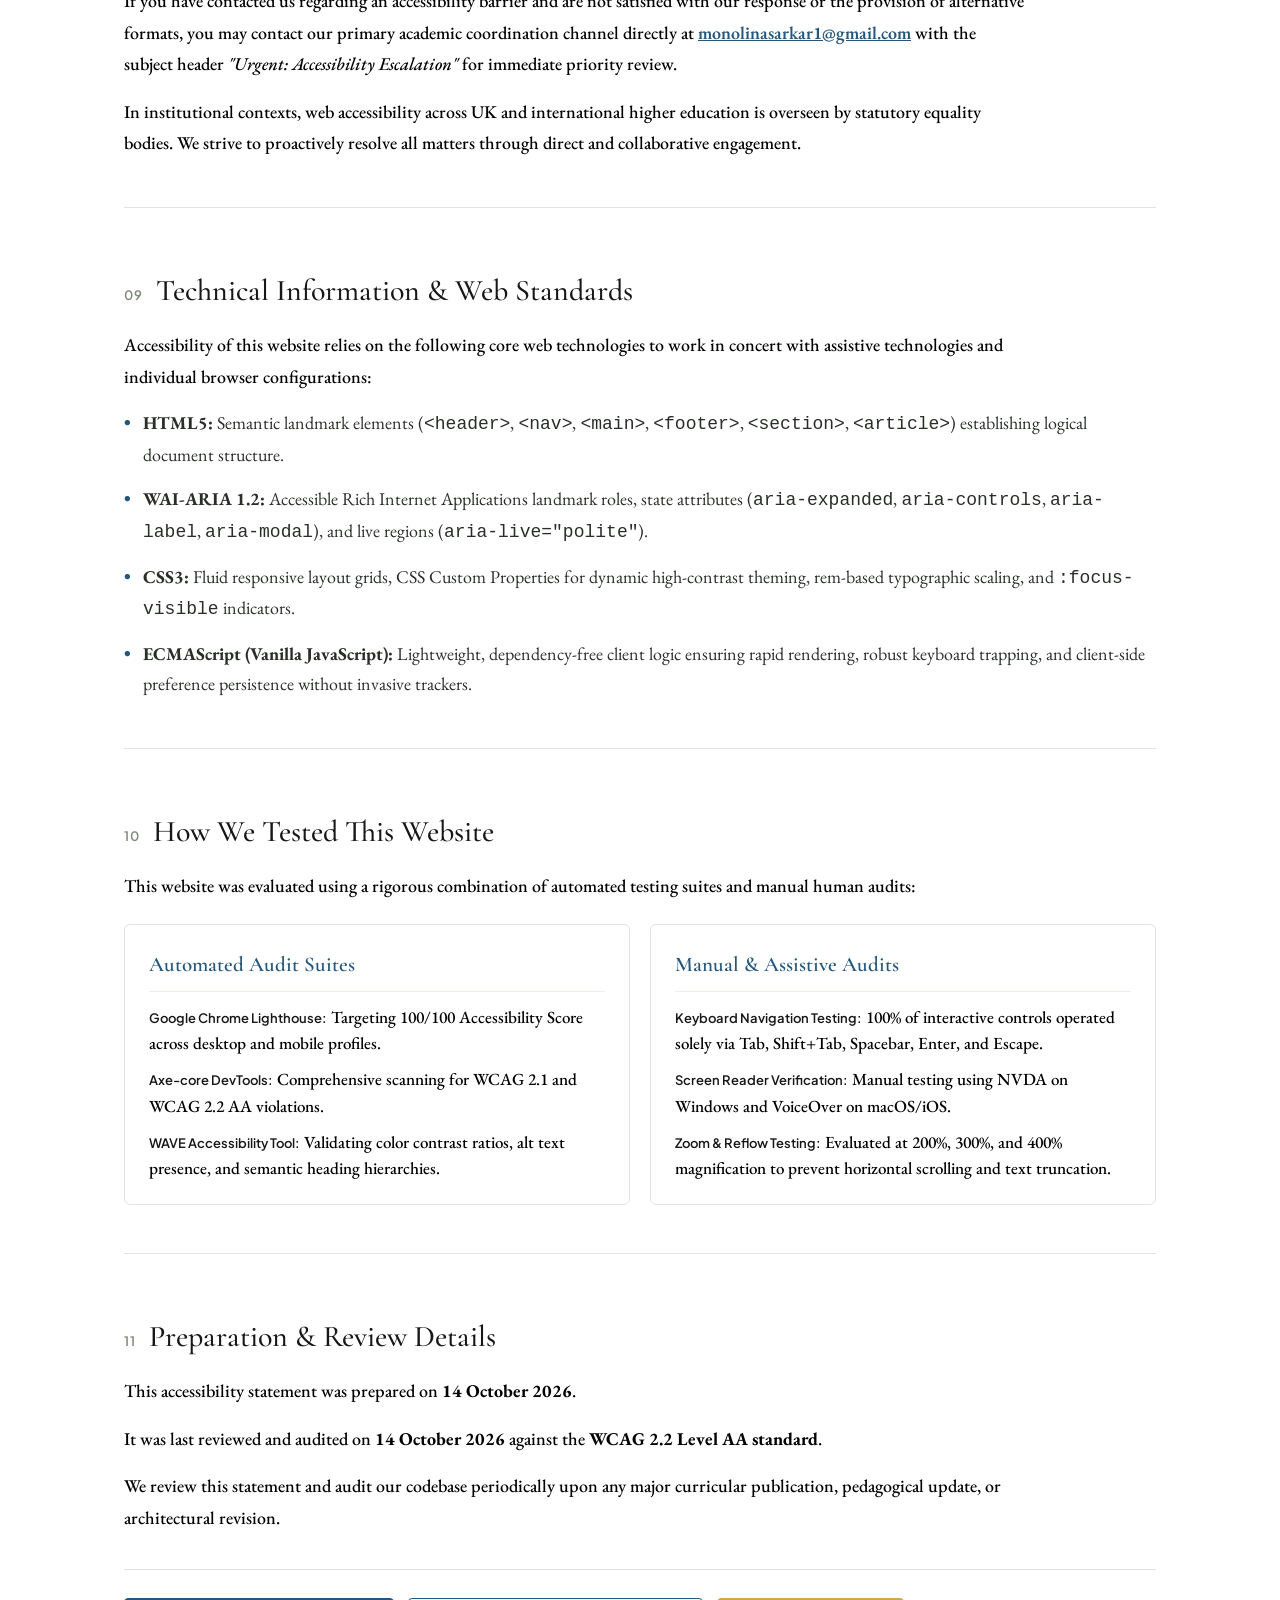
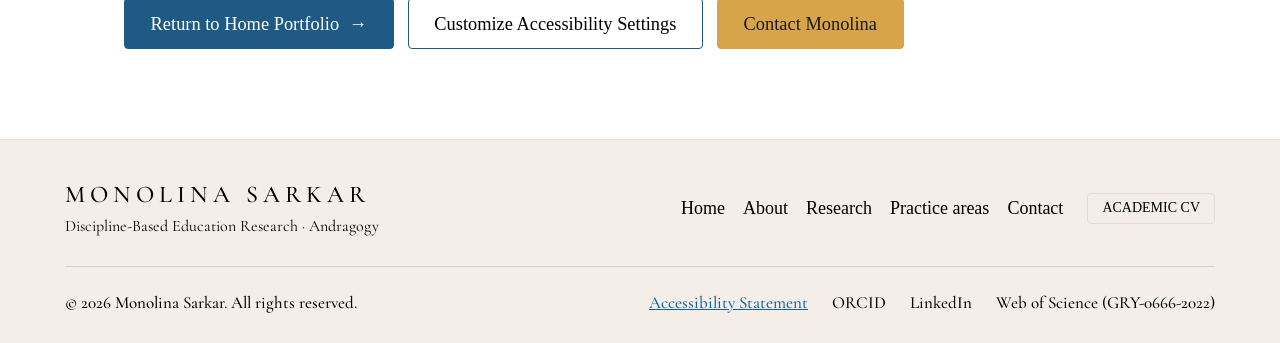
<file: accessibility-statement.html>
<!DOCTYPE html>
<html lang="en">
<head>
  <meta charset="UTF-8">
  <meta name="viewport" content="width=device-width, initial-scale=1.0">
  <title>Accessibility Statement — Monolina Sarkar, Ph.D. | Digital Inclusion & WCAG 2.2 AA Compliance</title>
  <meta name="description" content="Official Accessibility Statement for the academic and pedagogical portfolio of Monolina Sarkar, Ph.D. Outlines compliance with WCAG 2.2 AA, built-in accessibility controls, and alternative format requests.">
  <meta name="keywords" content="Accessibility Statement, WCAG 2.2 AA, Universal Design for Learning, UDL, Monolina Sarkar, DBER, Digital Inclusion, Higher Education Accessibility">

  <!-- Google Fonts Preconnect & Stylesheets -->
  <link rel="preconnect" href="https://fonts.googleapis.com">
  <link rel="preconnect" href="https://fonts.gstatic.com" crossorigin>
  <link href="https://fonts.googleapis.com/css2?family=Cormorant+Garamond:ital,wght@0,300;0,400;0,500;0,600;1,400;1,600&family=Playfair+Display:ital,wght@0,400;0,600;1,400;1,600&family=Plus+Jakarta+Sans:wght@300;400;500;600;700&family=EB+Garamond:ital,wght@0,400;0,500;0,600;1,400;1,500&display=swap" rel="stylesheet">

  <link rel="stylesheet" href="css/style.css">
  <link rel="icon" type="image/png" href="assets/images/enso-kaizen-transparent.png">

  <style>
    /* -------------------------------------------------------------
       ACCESSIBILITY STATEMENT PAGE - EDITORIAL DESIGN ENHANCEMENTS
       ------------------------------------------------------------- */

    body {
      background-color: #ffffff;
      color: #0A0A0C;
      font-family: 'EB Garamond', Garamond, Georgia, serif;
    }

    /* Accessibility Hero Section */
    #a11y-hero {
      width: 100%;
      min-height: 400px;
      box-sizing: border-box;
      padding: clamp(56px, 7vw, 90px) 24px clamp(36px, 5vw, 56px);
      display: flex;
      align-items: center;
      flex-direction: column;
      text-align: center;
      background: linear-gradient(to bottom, #fbf9f6 0%, #ffffff 80%, #ffffff 100%);
      border-bottom: 1px solid #f0ede6;
    }

    .hero-content {
      max-width: 960px;
      margin: 0 auto;
    }

    .a11y-hero-eyebrow {
      margin: 0 0 18px;
      color: #000000;
      font-family: 'Cormorant Garamond', Georgia, serif;
      font-size: 14px;
      font-weight: 600;
      letter-spacing: 6px;
      text-transform: uppercase;
    }

    .a11y-hero-title {
      margin: 0;
      color: #171717;
      font-family: 'Cormorant Garamond', Georgia, serif;
      font-size: clamp(34px, 5.2vw, 56px);
      font-weight: 400;
      line-height: 1.25;
      letter-spacing: 7px;
      text-transform: uppercase;
    }

    .a11y-hero-title .accent-blue {
      color: #24577c;
      font-style: normal;
    }

    .a11y-hero-desc {
      margin: 24px auto 0;
      max-width: 820px;
      color: #000000;
      font-family: 'Playfair Display', Georgia, serif;
      font-size: clamp(17px, 2.1vw, 22px);
      font-weight: 500;
      line-height: 1.75;
    }

    .a11y-badge-group {
      margin-top: 24px;
      display: flex;
      gap: 10px;
      align-items: center;
      justify-content: center;
      flex-wrap: wrap;
    }

    .a11y-pill-badge {
      display: inline-flex;
      align-items: center;
      gap: 6px;
      padding: 5px 14px;
      border-radius: 9999px;
      font-family: 'Plus Jakarta Sans', sans-serif;
      font-size: 11px;
      font-weight: 600;
      letter-spacing: 0.8px;
      text-transform: uppercase;
      box-sizing: border-box;
    }

    .a11y-pill-badge--gold {
      background: #faf4e8;
      color: #8c6a2b;
      border: 1px solid #edd9b6;
    }

    .a11y-pill-badge--blue {
      background: #eef5f9;
      color: #24577c;
      border: 1px solid #cfe0ec;
    }

    .a11y-pill-badge--neutral {
      background: #f7f6f2;
      color: #555555;
      border: 1px solid #e5e3db;
    }

    .a11y-hero-actions {
      margin-top: 36px;
      display: flex;
      align-items: center;
      justify-content: center;
      gap: 14px;
      flex-wrap: wrap;
    }

    /* Content Wrapper */
    .a11y-content-container {
      max-width: 1080px;
      margin: 0 auto;
      padding: clamp(40px, 6vw, 70px) 24px clamp(60px, 8vw, 90px);
      box-sizing: border-box;
    }

    /* Table of Contents */
    .statement-toc-card {
      background: #faf8f5;
      border: 1px solid #e3ddd3;
      border-radius: 6px;
      padding: clamp(24px, 4vw, 36px);
      margin-bottom: clamp(40px, 5vw, 60px);
      box-shadow: 0 2px 14px rgba(0,0,0,0.02);
    }

    .statement-toc-header {
      display: flex;
      align-items: baseline;
      justify-content: space-between;
      gap: 16px;
      border-bottom: 1px solid #e5ded5;
      padding-bottom: 16px;
      margin-bottom: 22px;
      flex-wrap: wrap;
    }

    .statement-toc-title {
      margin: 0;
      font-family: 'Cormorant Garamond', Georgia, serif;
      font-size: clamp(22px, 2.5vw, 26px);
      font-weight: 500;
      color: #171717;
    }

    .statement-toc-tag {
      font-family: 'Plus Jakarta Sans', sans-serif;
      font-size: 11px;
      font-weight: 600;
      letter-spacing: 0.08em;
      text-transform: uppercase;
      color: #7E8B7A;
    }

    .statement-toc-grid {
      display: grid;
      grid-template-columns: repeat(auto-fit, minmax(280px, 1fr));
      gap: 10px 24px;
      list-style: none;
      padding: 0;
      margin: 0;
    }

    .statement-toc-link {
      display: inline-flex;
      align-items: baseline;
      gap: 10px;
      color: #292E28;
      text-decoration: none;
      font-family: 'EB Garamond', Garamond, Georgia, serif;
      font-size: 17px;
      line-height: 1.5;
      padding: 5px 0;
      transition: color 0.2s ease, transform 0.2s ease;
    }

    .statement-toc-link:hover {
      color: #24577c;
      transform: translateX(3px);
    }

    .statement-toc-num {
      font-family: 'Plus Jakarta Sans', sans-serif;
      font-size: 12px;
      font-weight: 600;
      color: #7E8B7A;
      min-width: 20px;
    }

    /* Section Styling */
    .a11y-section {
      margin-bottom: clamp(42px, 6vw, 64px);
      padding-bottom: clamp(32px, 5vw, 48px);
      border-bottom: 1px solid #E2E5DE;
    }

    .a11y-section:last-of-type {
      border-bottom: none;
      margin-bottom: 0;
      padding-bottom: 0;
    }

    .a11y-section-header {
      display: flex;
      align-items: baseline;
      gap: 14px;
      margin-bottom: 20px;
    }

    .a11y-section-num {
      font-family: 'Plus Jakarta Sans', sans-serif;
      font-size: 13px;
      font-weight: 600;
      letter-spacing: 0.5px;
      color: #7E8B7A;
      flex-shrink: 0;
    }

    .a11y-section-title {
      margin: 0;
      font-family: 'Cormorant Garamond', Georgia, serif;
      font-size: clamp(24px, 3.2vw, 30px);
      font-weight: 500;
      color: #171717;
      line-height: 1.25;
    }

    .a11y-paragraph {
      font-family: 'EB Garamond', Garamond, Georgia, serif;
      font-size: 18px;
      line-height: 1.75;
      color: #000000;
      font-weight: 500;
      margin: 0 0 16px;
      max-width: 900px;
    }

    .a11y-paragraph:last-child {
      margin-bottom: 0;
    }

    /* Feature Cards Grid (Section 02) */
    .a11y-feature-grid {
      display: grid;
      grid-template-columns: repeat(auto-fit, minmax(310px, 1fr));
      gap: 20px;
      margin-top: 24px;
    }

    .a11y-feature-card {
      display: flex;
      gap: 16px;
      align-items: flex-start;
      padding: 22px;
      background: #ffffff;
      border: 1px solid #E2E5DE;
      border-radius: 6px;
      box-sizing: border-box;
      transition: transform 0.25s ease, border-color 0.25s ease, box-shadow 0.25s ease;
    }

    .a11y-feature-card:hover {
      transform: translateY(-3px);
      border-color: #24577c;
      box-shadow: 0 8px 24px rgba(36, 87, 124, 0.08);
    }

    .a11y-feature-icon-badge {
      width: 42px;
      height: 42px;
      border-radius: 50%;
      background: #eef5f9;
      color: #24577c;
      display: flex;
      align-items: center;
      justify-content: center;
      flex-shrink: 0;
    }

    .a11y-feature-card h3 {
      margin: 0 0 6px;
      font-family: 'Cormorant Garamond', Georgia, serif;
      font-size: 21px;
      font-weight: 600;
      line-height: 1.3;
      color: #171717;
    }

    .a11y-feature-card p {
      margin: 0;
      font-family: 'EB Garamond', Georgia, serif;
      font-size: 16.5px;
      line-height: 1.6;
      color: #000000;
      font-weight: 500;
    }

    /* Status Card (Section 03) */
    .a11y-status-card {
      background: #faf8f5;
      border: 1px solid #e3ddd3;
      border-radius: 6px;
      padding: 24px 28px;
      margin: 20px 0 0;
    }

    .a11y-status-badge {
      display: flex;
      align-items: center;
      gap: 10px;
      margin-bottom: 12px;
    }

    .status-dot-emerald {
      width: 10px;
      height: 10px;
      border-radius: 50%;
      background: #10B981;
      display: inline-block;
      box-shadow: 0 0 0 3px rgba(16, 185, 129, 0.2);
    }

    .status-badge-title {
      font-family: 'Plus Jakarta Sans', sans-serif;
      font-size: 14px;
      font-weight: 700;
      letter-spacing: 0.04em;
      text-transform: uppercase;
      color: #171717;
    }

    /* Modern Table (Section 04) */
    .a11y-table-container {
      width: 100%;
      overflow-x: auto;
      margin-top: 24px;
      border: 1px solid #E2E5DE;
      border-radius: 6px;
      background: #ffffff;
    }

    .a11y-table {
      width: 100%;
      border-collapse: collapse;
      font-size: 17px;
      text-align: left;
    }

    .a11y-table th {
      background: #f7f5ef;
      font-family: 'Plus Jakarta Sans', sans-serif;
      font-size: 12px;
      font-weight: 700;
      letter-spacing: 0.08em;
      text-transform: uppercase;
      color: #171717;
      padding: 14px 18px;
      border-bottom: 1px solid #e3ddd3;
    }

    .a11y-table td {
      padding: 14px 18px;
      font-family: 'EB Garamond', Georgia, serif;
      line-height: 1.6;
      color: #000000;
      font-weight: 500;
      border-bottom: 1px solid #E2E5DE;
      vertical-align: top;
    }

    .a11y-table tr:last-child td {
      border-bottom: none;
    }

    .a11y-table tr:hover td {
      background: rgba(36, 87, 124, 0.02);
    }

    .a11y-table strong {
      font-family: 'Cormorant Garamond', Georgia, serif;
      font-size: 18px;
      font-weight: 600;
      color: #171717;
    }

    /* Card Groups for Limitations & Feedback */
    .a11y-cards-stack {
      display: flex;
      flex-direction: column;
      gap: 16px;
      margin-top: 22px;
    }

    .a11y-info-card {
      background: #ffffff;
      border: 1px solid #E2E5DE;
      border-left: 3px solid #24577c;
      border-radius: 4px;
      padding: 22px 24px;
      box-sizing: border-box;
      transition: box-shadow 0.2s ease;
    }

    .a11y-info-card:hover {
      box-shadow: 0 4px 16px rgba(0,0,0,0.04);
    }

    .a11y-info-card h3 {
      margin: 0 0 8px;
      font-family: 'Cormorant Garamond', Georgia, serif;
      font-size: 21px;
      font-weight: 600;
      color: #24577c;
    }

    .a11y-info-card p {
      margin: 0 0 10px;
      font-family: 'EB Garamond', Georgia, serif;
      font-size: 17.5px;
      line-height: 1.65;
      color: #000000;
      font-weight: 500;
    }

    .a11y-info-card p:last-child {
      margin-bottom: 0;
    }

    /* Split Action Cards (Section 07) */
    .a11y-split-cards {
      display: grid;
      grid-template-columns: repeat(auto-fit, minmax(320px, 1fr));
      gap: 20px;
      margin-top: 22px;
    }

    .a11y-action-box {
      background: #faf8f5;
      border: 1px solid #e3ddd3;
      border-radius: 6px;
      padding: 24px;
      display: flex;
      flex-direction: column;
      justify-content: space-between;
      box-sizing: border-box;
    }

    .a11y-action-box h3 {
      margin: 0 0 8px;
      font-family: 'Cormorant Garamond', Georgia, serif;
      font-size: 22px;
      font-weight: 600;
      color: #171717;
    }

    .a11y-action-box p {
      margin: 0 0 18px;
      font-family: 'EB Garamond', Georgia, serif;
      font-size: 17px;
      line-height: 1.6;
      color: #000000;
      font-weight: 500;
      flex-grow: 1;
    }

    /* Testing Cards (Section 10) */
    .a11y-testing-grid {
      display: grid;
      grid-template-columns: repeat(auto-fit, minmax(310px, 1fr));
      gap: 20px;
      margin-top: 22px;
    }

    .a11y-testing-card {
      background: #ffffff;
      border: 1px solid #E2E5DE;
      border-radius: 6px;
      padding: 22px 24px;
      box-sizing: border-box;
    }

    .a11y-testing-card h3 {
      margin: 0 0 12px;
      font-family: 'Cormorant Garamond', Georgia, serif;
      font-size: 21px;
      font-weight: 600;
      color: #24577c;
      border-bottom: 1px solid #f0ede6;
      padding-bottom: 8px;
    }

    .a11y-testing-card ul {
      list-style: none;
      padding: 0;
      margin: 0;
      display: flex;
      flex-direction: column;
      gap: 10px;
    }

    .a11y-testing-card li {
      font-family: 'EB Garamond', Georgia, serif;
      font-size: 17px;
      line-height: 1.55;
      color: #000000;
      font-weight: 500;
    }

    .a11y-testing-card li strong {
      font-family: 'Plus Jakarta Sans', sans-serif;
      font-size: 13px;
      font-weight: 600;
      color: #171717;
    }

    /* Return Bar (Section 11) */
    .a11y-return-bar {
      margin-top: 36px;
      padding-top: 28px;
      border-top: 1px solid #E2E5DE;
      display: flex;
      gap: 14px;
      align-items: center;
      flex-wrap: wrap;
    }

    /* Footer V2 Styling Matching All Pages */
    .site-footer-v2 {
      width: 100%;
      padding: 38px 5% 20px;
      box-sizing: border-box;
      background: #f3eee8;
      border-top: 1px solid #e3ddd3;
    }

    .footer-v2-container {
      max-width: 1150px;
      margin: 0 auto;
    }

    .footer-brand-nav {
      display: flex;
      justify-content: space-between;
      align-items: center;
      gap: 30px;
      flex-wrap: wrap;
    }

    .footer-nav-links {
      display: flex;
      align-items: center;
      flex-wrap: wrap;
      gap: 8px 18px;
    }

    .footer-nav-link {
      color: #000000;
      font-weight: 500;
      text-decoration: none;
      font-family: 'Cormorant Garamond', serif;
      font-size: 18px;
      padding: 6px 0;
      transition: color 0.2s ease;
    }

    .footer-nav-link:hover,
    .footer-nav-link.active {
      color: #17619b;
    }

    .footer-divider {
      width: 100%;
      margin: 28px 0 0;
      border-top: 1px solid #d8d0c7;
    }

    .footer-bottom-row {
      padding: 22px 0 10px;
      display: flex;
      justify-content: space-between;
      align-items: center;
      flex-wrap: wrap;
      gap: 16px 25px;
      font-family: 'Cormorant Garamond', serif;
      font-size: 17px;
      font-weight: 500;
      color: #000000;
    }

    .footer-bottom-links {
      display: flex;
      align-items: center;
      flex-wrap: wrap;
      gap: 14px 24px;
    }

    .footer-bottom-links a {
      color: #000000;
      font-weight: 500;
      font-size: 17px;
      text-decoration: none;
      transition: color 0.2s ease;
    }

    .footer-bottom-links a:hover {
      color: #17619b;
      text-decoration: underline;
    }

    @media screen and (max-width: 768px) {
      .footer-brand-nav {
        flex-direction: column;
        align-items: flex-start;
        gap: 20px;
      }
      .footer-bottom-row {
        flex-direction: column;
        align-items: flex-start;
        gap: 14px;
      }
      .statement-toc-card {
        padding: 20px;
      }
      .a11y-table th, .a11y-table td {
        padding: 10px 12px;
        font-size: 15px;
      }
    }
  </style>
</head>
<body>

  <!-- Skip Navigation Links for Keyboard & Screen Reader Users -->
  <div class="skip-links">
    <a href="#main-content" class="skip-link">Skip to main content</a>
    <a href="#site-header" class="skip-link">Skip to navigation</a>
    <a href="#site-footer" class="skip-link">Skip to footer</a>
    <button type="button" class="skip-link" id="skip-a11y-btn">Open Accessibility Preferences (Alt+A)</button>
  </div>

  <!-- Site Navigation -->
  <header class="site-header" id="site-header" role="banner" style="background:#ffffff; border-bottom:1px solid #e9e7e3; padding: 18px 0;">
    <div class="container navbar" style="height: auto; min-height: 60px;">
      
      <!-- BRAND -->
      <a href="index.html" class="brand" aria-label="Monolina Sarkar Home" style="text-decoration:none;">
        <span class="brand-name" style="font-family:'Cormorant Garamond',serif; font-size:24px; font-weight:500; letter-spacing:5px; line-height:1.15; white-space:nowrap; color:#000000;">
          MONOLINA SARKAR
        </span>
        <span class="brand-subtitle" style="margin-top:4px; font-family:'Cormorant Garamond',serif; font-size:15px; font-weight:500; letter-spacing:0.2px; color:#000000;">
          Discipline-Based Education Research &middot; Andragogy
        </span>
      </a>

      <!-- DESKTOP NAVIGATION LINKS -->
      <nav aria-label="Primary Navigation" role="navigation">
        <ul class="nav-links" style="gap: 28px;">
          <li><a href="index.html" class="nav-link" style="font-family:'Cormorant Garamond',serif; font-size:18px;">Home</a></li>
          <li><a href="about.html" class="nav-link" style="font-family:'Cormorant Garamond',serif; font-size:18px;">About</a></li>
          <li><a href="index.html#research-focus" class="nav-link" style="font-family:'Cormorant Garamond',serif; font-size:18px;">Research</a></li>
          <li><a href="index.html#practice-areas" class="nav-link" style="font-family:'Cormorant Garamond',serif; font-size:18px;">Practice areas</a></li>
          <li><a href="contact.html" class="nav-link" style="font-family:'Cormorant Garamond',serif; font-size:18px;">Contact</a></li>
        </ul>
      </nav>

      <!-- NAV ACTIONS -->
      <div class="nav-actions">
        <a href="Monolina_Sarkar_cv.pdf" target="_blank" rel="noopener noreferrer" class="btn-nav-cv" data-drive-doc="academicCv" aria-label="View Academic Curriculum Vitae">
          ACADEMIC CV
        </a>
        <button class="mobile-toggle" aria-label="Toggle navigation menu" aria-expanded="false">
          <span></span>
          <span></span>
          <span></span>
        </button>
      </div>

    </div>
  </header>

  <!-- Mobile Drawer -->
  <div class="mobile-drawer" id="mobile-drawer" aria-label="Mobile Navigation">
    <a href="index.html" class="nav-link">Home</a>
    <a href="about.html" class="nav-link">About</a>
    <a href="index.html#research-focus" class="nav-link">Research</a>
    <a href="index.html#practice-areas" class="nav-link">Practice areas</a>
    <a href="contact.html" class="nav-link">Contact</a>
    <a href="accessibility-statement.html" class="nav-link active">Accessibility Statement</a>
    <div style="margin-top: 1.5rem;">
      <a href="Monolina_Sarkar_cv.pdf" target="_blank" rel="noopener noreferrer" class="btn btn-primary" data-drive-doc="academicCv" style="width: 100%; text-align: center;">View Academic CV</a>
    </div>
  </div>

  <!-- Main Content Landmark -->
  <main id="main-content" role="main">

    <!-- Accessibility Hero Section -->
    <section id="a11y-hero">
      <div class="hero-content">
        
        <p class="a11y-hero-eyebrow">
          DIGITAL INCLUSION &amp; STANDARDS
        </p>

        <h1 class="a11y-hero-title">
          ACCESSIBILITY <span class="accent-blue">STATEMENT</span>
        </h1>

        <p class="a11y-hero-desc">
          Monolina Sarkar is committed to ensuring digital accessibility, cognitive inclusion, and barrier-free access for all researchers, educators, and students of diverse abilities.
        </p>

        <div class="a11y-badge-group">
          <span class="a11y-pill-badge a11y-pill-badge--gold">WCAG 2.2 Level AA</span>
          <span class="a11y-pill-badge a11y-pill-badge--blue">Universal Design for Learning</span>
          <span class="a11y-pill-badge a11y-pill-badge--neutral">October 2026 Audit Edition</span>
        </div>

        <div class="a11y-hero-actions">
          <button type="button" class="btn btn-primary open-a11y-panel">
            <span>Open Accessibility Tools (Alt + A)</span>
            <span style="font-size:16px;" aria-hidden="true">&rarr;</span>
          </button>
          <a href="mailto:monolinasarkar1@gmail.com?subject=Accessibility%20Support%20Request%20-%20Monolina%20Sarkar%20Portfolio" class="btn btn-secondary">
            <span>Request Alternative Format</span>
            <span aria-hidden="true">&#9993;</span>
          </a>
        </div>

      </div>
    </section>

    <!-- Main Content Container -->
    <div class="a11y-content-container">

      <!-- Table of Contents Quick Links -->
      <nav class="statement-toc-card" aria-label="Accessibility Statement Contents">
        <div class="statement-toc-header">
          <h2 class="statement-toc-title">Statement Navigation &amp; Quick Index</h2>
          <span class="statement-toc-tag">WCAG 2.2 AA Framework</span>
        </div>
        <ul class="statement-toc-grid">
          <li>
            <a href="#sec-commitment" class="statement-toc-link">
              <span class="statement-toc-num">01</span> Commitment to Inclusion &amp; Equity
            </a>
          </li>
          <li>
            <a href="#sec-capabilities" class="statement-toc-link">
              <span class="statement-toc-num">02</span> How Accessible This Website Is
            </a>
          </li>
          <li>
            <a href="#sec-compliance" class="statement-toc-link">
              <span class="statement-toc-num">03</span> Compliance Status (WCAG 2.2 AA)
            </a>
          </li>
          <li>
            <a href="#sec-features" class="statement-toc-link">
              <span class="statement-toc-num">04</span> Built-in Accessibility Tools
            </a>
          </li>
          <li>
            <a href="#sec-limitations" class="statement-toc-link">
              <span class="statement-toc-num">05</span> Known Limitations &amp; Exceptions
            </a>
          </li>
          <li>
            <a href="#sec-burden" class="statement-toc-link">
              <span class="statement-toc-num">06</span> Disproportionate Burden Assessment
            </a>
          </li>
          <li>
            <a href="#sec-feedback" class="statement-toc-link">
              <span class="statement-toc-num">07</span> Feedback &amp; Alternative Formats
            </a>
          </li>
          <li>
            <a href="#sec-enforcement" class="statement-toc-link">
              <span class="statement-toc-num">08</span> Enforcement &amp; Escalation Procedures
            </a>
          </li>
          <li>
            <a href="#sec-technical" class="statement-toc-link">
              <span class="statement-toc-num">09</span> Technical Specifications &amp; Standards
            </a>
          </li>
          <li>
            <a href="#sec-testing" class="statement-toc-link">
              <span class="statement-toc-num">10</span> How We Tested This Website
            </a>
          </li>
          <li>
            <a href="#sec-preparation" class="statement-toc-link">
              <span class="statement-toc-num">11</span> Preparation &amp; Review Details
            </a>
          </li>
        </ul>
      </nav>

      <!-- Section 01: Commitment -->
      <section class="a11y-section" id="sec-commitment">
        <div class="a11y-section-header">
          <span class="a11y-section-num">01</span>
          <h2 class="a11y-section-title">Commitment to Digital Inclusion &amp; Equity</h2>
        </div>
        <p class="a11y-paragraph">
          In Discipline-Based Education Research (DBER) and higher-education andragogy, equity and cognitive access are non-negotiable foundations of meaningful learning. Just as physical and virtual classrooms must be designed under <strong>Universal Design for Learning (UDL)</strong> principles, our academic web presence must serve all visitors regardless of visual, motor, auditory, or cognitive abilities.
        </p>
        <p class="a11y-paragraph">
          We design, build, and maintain this digital ecosystem in accordance with the principles of the <em>Public Sector Bodies (Websites and Mobile Applications) (No. 2) Accessibility Regulations 2018</em> and international best practices established by the World Wide Web Consortium (W3C).
        </p>
      </section>

      <!-- Section 02: How Accessible This Website Is -->
      <section class="a11y-section" id="sec-capabilities">
        <div class="a11y-section-header">
          <span class="a11y-section-num">02</span>
          <h2 class="a11y-section-title">How Accessible This Website Is (User Capabilities)</h2>
        </div>
        <p class="a11y-paragraph">
          We want as many people as possible to be able to access and benefit from this website. For example, that means that when visiting this website, you should be able to:
        </p>

        <div class="a11y-feature-grid">
          <div class="a11y-feature-card">
            <div class="a11y-feature-icon-badge" aria-hidden="true">
              <svg width="22" height="22" viewBox="0 0 24 24" fill="none" stroke="currentColor" stroke-width="2"><circle cx="11" cy="11" r="8"/><line x1="21" y1="21" x2="16.65" y2="16.65"/><line x1="11" y1="8" x2="11" y2="14"/><line x1="8" y1="11" x2="14" y2="11"/></svg>
            </div>
            <div>
              <h3>Zoom &amp; Reflow up to 400%</h3>
              <p>Zoom in up to 300%–400% on desktop and mobile browsers without content spilling off the viewport or requiring horizontal scrolling (WCAG 1.4.10 Reflow).</p>
            </div>
          </div>

          <div class="a11y-feature-card">
            <div class="a11y-feature-icon-badge" aria-hidden="true">
              <svg width="22" height="22" viewBox="0 0 24 24" fill="none" stroke="currentColor" stroke-width="2"><rect x="2" y="4" width="20" height="16" rx="2"/><path d="M6 8h.01M10 8h.01M14 8h.01M18 8h.01M6 12h.01M10 12h.01M14 12h.01M18 12h.01M8 16h8"/></svg>
            </div>
            <div>
              <h3>Full Keyboard Operability</h3>
              <p>Navigate the entire website using only a keyboard (Tab, Shift+Tab, Enter, Spacebar, Escape) with skip-to-content links and high-contrast visible focus rings.</p>
            </div>
          </div>

          <div class="a11y-feature-card">
            <div class="a11y-feature-icon-badge" aria-hidden="true">
              <svg width="22" height="22" viewBox="0 0 24 24" fill="none" stroke="currentColor" stroke-width="2"><polygon points="11 5 6 9 2 9 2 15 6 15 11 19 11 5"/><path d="M19.07 4.93a10 10 0 0 1 0 14.14M15.54 8.46a5 5 0 0 1 0 7.07"/></svg>
            </div>
            <div>
              <h3>Screen Reader Compatibility</h3>
              <p>Listen to the website using modern screen readers (including NVDA, JAWS, VoiceOver on iOS/macOS, Narrator, and TalkBack) supported by semantic HTML5 and ARIA landmark roles.</p>
            </div>
          </div>

          <div class="a11y-feature-card">
            <div class="a11y-feature-icon-badge" aria-hidden="true">
              <svg width="22" height="22" viewBox="0 0 24 24" fill="none" stroke="currentColor" stroke-width="2"><circle cx="12" cy="12" r="10"/><path d="M12 2a10 10 0 0 1 0 20z"/></svg>
            </div>
            <div>
              <h3>Dynamic Contrast &amp; Sizing</h3>
              <p>Customize color contrast (High Contrast Dark, High Contrast Light, Color Inversion) and font sizing on the fly via the built-in Accessibility Tools panel.</p>
            </div>
          </div>

          <div class="a11y-feature-card">
            <div class="a11y-feature-icon-badge" aria-hidden="true">
              <svg width="22" height="22" viewBox="0 0 24 24" fill="none" stroke="currentColor" stroke-width="2"><path d="M4 19.5A2.5 2.5 0 0 1 6.5 17H20"/><path d="M6.5 2H20v20H6.5A2.5 2.5 0 0 1 4 19.5v-15A2.5 2.5 0 0 1 6.5 2z"/></svg>
            </div>
            <div>
              <h3>Dyslexia &amp; Cognitive Reading Aids</h3>
              <p>Enable Lexend dyslexia-friendly typography, expanded line and letter spacing, and a horizontal Reading Guide / Line Ruler that assists with visual tracking.</p>
            </div>
          </div>

          <div class="a11y-feature-card">
            <div class="a11y-feature-icon-badge" aria-hidden="true">
              <svg width="22" height="22" viewBox="0 0 24 24" fill="none" stroke="currentColor" stroke-width="2"><rect x="3" y="3" width="18" height="18" rx="2" ry="2"/><line x1="9" y1="9" x2="15" y2="15"/><line x1="15" y1="9" x2="9" y2="15"/></svg>
            </div>
            <div>
              <h3>Motion Reduction &amp; Large Cursor</h3>
              <p>Suppress CSS animations and motion transitions for vestibular comfort, and toggle an enlarged, high-visibility mouse cursor.</p>
            </div>
          </div>
        </div>
      </section>

      <!-- Section 03: Compliance Status -->
      <section class="a11y-section" id="sec-compliance">
        <div class="a11y-section-header">
          <span class="a11y-section-num">03</span>
          <h2 class="a11y-section-title">Compliance Status</h2>
        </div>
        
        <div class="a11y-status-card">
          <div class="a11y-status-badge">
            <span class="status-dot-emerald"></span>
            <span class="status-badge-title">Substantially Compliant with WCAG 2.2 Level AA</span>
          </div>
          <p class="a11y-paragraph" style="margin-bottom: 12px;">
            The Web Content Accessibility Guidelines (WCAG) 2.2 defines requirements for designers and developers to improve accessibility for people with disabilities. It defines three levels of conformance: Level A, Level AA, and Level AAA.
          </p>
          <p class="a11y-paragraph" style="margin-bottom: 0;">
            This website is <strong>partially / substantially compliant</strong> with the <strong>Web Content Accessibility Guidelines version 2.2 AA standard</strong>, due to the third-party exemptions and non-compliances documented in Section 05 below. All core site markup, interactive controls, typography, and visual assets developed for this portfolio strictly adhere to Level AA (and many Level AAA criteria).
          </p>
        </div>
      </section>

      <!-- Section 04: Built-in Accessibility Features & Controls -->
      <section class="a11y-section" id="sec-features">
        <div class="a11y-section-header">
          <span class="a11y-section-num">04</span>
          <h2 class="a11y-section-title">Built-in Accessibility Tools on This Site</h2>
        </div>
        <p class="a11y-paragraph">
          We have engineered dedicated assistive tools directly into the website's interface. Visitors can access these features from any page by clicking the floating <strong>"Accessibility"</strong> button in the bottom corner, the <strong>"A11y"</strong> button in the top navigation, or by pressing the keyboard shortcut <kbd style="background:#f7f6f2; border:1px solid #dcd7ce; padding:3px 7px; border-radius:4px; font-family:'Plus Jakarta Sans', sans-serif; font-size:12px; font-weight:600;">Alt + A</kbd> (or <kbd style="background:#f7f6f2; border:1px solid #dcd7ce; padding:3px 7px; border-radius:4px; font-family:'Plus Jakarta Sans', sans-serif; font-size:12px; font-weight:600;">Option + A</kbd> on macOS).
        </p>

        <div class="a11y-table-container">
          <table class="a11y-table" aria-label="Built-in Accessibility Features Table">
            <thead>
              <tr>
                <th scope="col" style="width: 25%;">Tool / Feature</th>
                <th scope="col" style="width: 45%;">Function &amp; Implementation</th>
                <th scope="col" style="width: 30%;">Relevant WCAG Criterion</th>
              </tr>
            </thead>
            <tbody>
              <tr>
                <td><strong>Skip-Navigation Links</strong></td>
                <td>Allows keyboard and screen-reader users to bypass repetitive header navigation and jump directly to main content, navigation, or footer.</td>
                <td>WCAG 2.4.1 (Bypass Blocks) — Level A</td>
              </tr>
              <tr>
                <td><strong>Text Resizing (100%–150%)</strong></td>
                <td>Dynamic typography scaling with four distinct presets (Normal 100%, Medium 115%, Large 130%, Extra Large 150%) that reflow cleanly without layout clipping.</td>
                <td>WCAG 1.4.4 (Resize Text) — Level AA</td>
              </tr>
              <tr>
                <td><strong>High Contrast Modes</strong></td>
                <td>Toggle between Default, High Contrast Dark (Black &amp; Gold), High Contrast Light (Stark Black &amp; White), and Color Inversion with contrast ratios exceeding 7:1.</td>
                <td>WCAG 1.4.3 (Contrast Minimum) &amp; 1.4.6 (Contrast Enhanced)</td>
              </tr>
              <tr>
                <td><strong>Dyslexia-Friendly Font (Lexend)</strong></td>
                <td>Applies Google Fonts Lexend, an evidence-based typeface engineered in collaboration with educational researchers to reduce visual stress and character confusion.</td>
                <td>WCAG 1.4.12 (Text Spacing) &amp; UDL Guidelines</td>
              </tr>
              <tr>
                <td><strong>Highlight All Links</strong></td>
                <td>Renders bright high-contrast background badges and distinctive underlines across all interactive hyperlinks, ensuring links do not rely solely on color.</td>
                <td>WCAG 1.4.1 (Use of Color) — Level A</td>
              </tr>
              <tr>
                <td><strong>Enhanced Text &amp; Line Spacing</strong></td>
                <td>Expands body line-height to 2.0, letter spacing to 0.08em, and word spacing to 0.16em to mitigate cognitive fatigue and crowded text.</td>
                <td>WCAG 1.4.12 (Text Spacing) — Level AA</td>
              </tr>
              <tr>
                <td><strong>Reading Ruler / Focus Bar</strong></td>
                <td>A horizontal translucent guide line that follows mouse cursor movements and keyboard focus, helping readers with ADHD or dyslexia maintain focus across lines.</td>
                <td>Cognitive Ergonomics &amp; Assistive Reading</td>
              </tr>
              <tr>
                <td><strong>Reduced Motion</strong></td>
                <td>Suppresses CSS animations, transitions, and smooth scrolling for individuals sensitive to motion sickness or vestibular disorders.</td>
                <td>WCAG 2.3.3 (Animation from Interactions) — Level AAA</td>
              </tr>
              <tr>
                <td><strong>Focus Trapping &amp; Escape Dismiss</strong></td>
                <td>Accessible dialog management for the Academic CV modal, photo lightbox, and accessibility panel; focus is contained while open and returned upon closing.</td>
                <td>WCAG 2.1.2 (No Keyboard Trap) — Level A</td>
              </tr>
              <tr>
                <td><strong>Preference Persistence</strong></td>
                <td>Accessibility settings are saved locally to your device via <code style="font-family:'Plus Jakarta Sans',monospace; font-size:13px; background:#f5f4ef; padding:2px 5px; border-radius:3px;">localStorage</code>, maintaining your customizations on subsequent visits.</td>
                <td>Usability &amp; Persistent User Preferences</td>
              </tr>
            </tbody>
          </table>
        </div>
      </section>

      <!-- Section 05: Non-Accessible Content & Known Limitations -->
      <section class="a11y-section" id="sec-limitations">
        <div class="a11y-section-header">
          <span class="a11y-section-num">05</span>
          <h2 class="a11y-section-title">Non-Accessible Content &amp; Known Limitations</h2>
        </div>
        <p class="a11y-paragraph">
          Despite our best efforts to ensure the accessibility of this website, we recognize that some content may not yet be fully accessible. Modeled on institutional transparency standards, we document all known limitations below:
        </p>

        <div class="a11y-cards-stack">
          <div class="a11y-info-card">
            <h3>1. External Scientific Journal &amp; Publisher Repositories (Third-Party Platforms)</h3>
            <p>
              <strong>Description:</strong> Several research papers and book chapters authored by Monolina Sarkar link out via Digital Object Identifiers (DOIs) to external academic publisher platforms (e.g., <em>Elsevier ScienceDirect</em>, <em>Springer Nature</em>, <em>Wiley Environmental Microbiology</em>, <em>Taylor &amp; Francis / CRC Press</em>, and <em>Apple Academic Press</em>). These external publisher portals and archived journal PDF downloads are hosted on third-party commercial systems outside our direct editorial control.
            </p>
            <p>
              <strong>WCAG Criteria:</strong> Some external publisher PDFs may fail WCAG 1.1.1 (Non-text Content), WCAG 1.3.1 (Info and Relationships), and WCAG 2.4.2 (Page Titled) because they lack full structural tagging or reflow mechanisms.
            </p>
            <p>
              <strong>Accessible Workaround:</strong> We provide full plain-text bibliographic citations, abstracts, and contextual research summaries directly on this website. Furthermore, any researcher or student may request an accessible copy (accessible Word document, tagged PDF, or Markdown plain text) by emailing <a href="mailto:monolinasarkar1@gmail.com?subject=Accessible%20Paper%20Request%20-%20Monolina%20Sarkar" style="color:#24577c; font-weight:600; text-decoration:underline;">monolinasarkar1@gmail.com</a>.
            </p>
          </div>

          <div class="a11y-info-card">
            <h3>2. Complex Biochemical Diagrams &amp; Molecular Pathways</h3>
            <p>
              <strong>Description:</strong> Certain biological pathway diagrams (such as Nod-factor independent rhizobial crack-entry symbiosis and heavy-metal stress mechanisms) present multi-scale spatial and molecular relationships that are inherently complex.
            </p>
            <p>
              <strong>WCAG Criteria:</strong> WCAG 1.1.1 (Non-text Content). While all diagrams feature descriptive HTML alt text and accompanying text captions, intricate chemical interactions can be challenging to convey completely through short alternative text alone.
            </p>
            <p>
              <strong>Accessible Workaround:</strong> Detailed narrative breakdowns of the biochemical hypotheses and empirical findings are provided in the surrounding text and research inquiry tabs. Visitors may also request one-on-one narrative walkthroughs.
            </p>
          </div>

          <div class="a11y-info-card">
            <h3>3. Outbound Academic Profiles &amp; External Services</h3>
            <p>
              <strong>Description:</strong> External links to academic directories such as ORCID (0000-0002-8172-1111), Web of Science ResearcherID (GRY-0666-2022), and LinkedIn are operated under the respective governance of those platforms.
            </p>
            <p>
              <strong>WCAG Criteria:</strong> WCAG 3.2.4 (Consistent Identification). All external links open with clear visual external link indicators (<span aria-hidden="true">&nearr;</span>) and accessible <code style="font-family:'Plus Jakarta Sans',monospace; font-size:13px; background:#f5f4ef; padding:2px 5px; border-radius:3px;">target="_blank" rel="noopener noreferrer"</code> attributes.
            </p>
          </div>
        </div>
      </section>

      <!-- Section 06: Disproportionate Burden -->
      <section class="a11y-section" id="sec-burden">
        <div class="a11y-section-header">
          <span class="a11y-section-num">06</span>
          <h2 class="a11y-section-title">Disproportionate Burden Assessment</h2>
        </div>
        <p class="a11y-paragraph">
          Under Regulation 12 of the Public Sector Bodies Accessibility Regulations 2018, organizations assess whether fixing specific legacy assets imposes a disproportionate operational or financial burden.
        </p>
        <p class="a11y-paragraph">
          We have assessed that retroactively modifying and re-typesetting historical publisher-owned PDFs originally published between 2016 and 2022 would represent a disproportionate administrative burden. However, in keeping with our commitment to open science, we maintain on-demand alternative format conversion for all historical works without charge.
        </p>
      </section>

      <!-- Section 07: Feedback & Alternative Formats -->
      <section class="a11y-section" id="sec-feedback">
        <div class="a11y-section-header">
          <span class="a11y-section-num">07</span>
          <h2 class="a11y-section-title">Feedback, Contact &amp; Alternative Formats</h2>
        </div>
        <p class="a11y-paragraph">
          We welcome your feedback on the accessibility of this portfolio. If you encounter accessibility barriers, find any feature not functioning properly with your assistive technology, or require materials in an alternative format:
        </p>

        <div class="a11y-split-cards">
          <div class="a11y-action-box">
            <div>
              <h3>Request an Alternative Format</h3>
              <p>
                If you need information on this website in a different format—such as an accessible Word document (.docx), large-print PDF (18pt+), plain-text Markdown (.md), or narrated audio summary—we will gladly prepare it for you.
              </p>
            </div>
            <div>
              <a href="mailto:monolinasarkar1@gmail.com?subject=Alternative%20Format%20Request%20-%20Monolina%20Sarkar%20Portfolio" class="btn btn-primary" style="width:100%; box-sizing:border-box;">
                <span>Request Alternative Format</span>
                <span aria-hidden="true">&#9993;</span>
              </a>
            </div>
          </div>

          <div class="a11y-action-box">
            <div>
              <h3>Report an Accessibility Barrier</h3>
              <p>
                Please include the URL of the affected page, a description of the barrier, and the assistive technology or browser you were using (e.g. Chrome with NVDA, Safari with VoiceOver).
              </p>
            </div>
            <div>
              <a href="mailto:monolinasarkar1@gmail.com?subject=Accessibility%20Barrier%20Report%20-%20Monolina%20Sarkar%20Portfolio" class="btn btn-secondary" style="width:100%; box-sizing:border-box;">
                <span>Submit Barrier Report</span>
                <span aria-hidden="true">&#9993;</span>
              </a>
            </div>
          </div>
        </div>

        <div style="margin-top: 20px; background: #faf8f5; border: 1px solid #e3ddd3; border-radius: 6px; padding: 18px 22px;">
          <p style="font-family:'EB Garamond',serif; font-size: 17px; color: #000000; font-weight: 500; margin: 0;">
            <strong>Response Time:</strong> We endeavor to review all accessibility inquiries and respond within <strong>two business days</strong>.
          </p>
        </div>
      </section>

      <!-- Section 08: Enforcement & Resolution -->
      <section class="a11y-section" id="sec-enforcement">
        <div class="a11y-section-header">
          <span class="a11y-section-num">08</span>
          <h2 class="a11y-section-title">Enforcement &amp; Escalation Procedures</h2>
        </div>
        <p class="a11y-paragraph">
          If you have contacted us regarding an accessibility barrier and are not satisfied with our response or the provision of alternative formats, you may contact our primary academic coordination channel directly at <a href="mailto:monolinasarkar1@gmail.com" style="color:#24577c; font-weight:600; text-decoration:underline;">monolinasarkar1@gmail.com</a> with the subject header <em>"Urgent: Accessibility Escalation"</em> for immediate priority review.
        </p>
        <p class="a11y-paragraph">
          In institutional contexts, web accessibility across UK and international higher education is overseen by statutory equality bodies. We strive to proactively resolve all matters through direct and collaborative engagement.
        </p>
      </section>

      <!-- Section 09: Technical Specifications -->
      <section class="a11y-section" id="sec-technical">
        <div class="a11y-section-header">
          <span class="a11y-section-num">09</span>
          <h2 class="a11y-section-title">Technical Information &amp; Web Standards</h2>
        </div>
        <p class="a11y-paragraph">
          Accessibility of this website relies on the following core web technologies to work in concert with assistive technologies and individual browser configurations:
        </p>
        <ul style="list-style: none; padding: 0; margin: 16px 0 0; display: flex; flex-direction: column; gap: 14px;">
          <li style="display: flex; gap: 12px; align-items: baseline; font-family:'EB Garamond',serif; font-size: 18px; color: #292E28;">
            <span style="color: #24577c; font-weight: 700;">&bull;</span>
            <span><strong>HTML5:</strong> Semantic landmark elements (<code>&lt;header&gt;</code>, <code>&lt;nav&gt;</code>, <code>&lt;main&gt;</code>, <code>&lt;footer&gt;</code>, <code>&lt;section&gt;</code>, <code>&lt;article&gt;</code>) establishing logical document structure.</span>
          </li>
          <li style="display: flex; gap: 12px; align-items: baseline; font-family:'EB Garamond',serif; font-size: 18px; color: #292E28;">
            <span style="color: #24577c; font-weight: 700;">&bull;</span>
            <span><strong>WAI-ARIA 1.2:</strong> Accessible Rich Internet Applications landmark roles, state attributes (<code>aria-expanded</code>, <code>aria-controls</code>, <code>aria-label</code>, <code>aria-modal</code>), and live regions (<code>aria-live="polite"</code>).</span>
          </li>
          <li style="display: flex; gap: 12px; align-items: baseline; font-family:'EB Garamond',serif; font-size: 18px; color: #292E28;">
            <span style="color: #24577c; font-weight: 700;">&bull;</span>
            <span><strong>CSS3:</strong> Fluid responsive layout grids, CSS Custom Properties for dynamic high-contrast theming, rem-based typographic scaling, and <code>:focus-visible</code> indicators.</span>
          </li>
          <li style="display: flex; gap: 12px; align-items: baseline; font-family:'EB Garamond',serif; font-size: 18px; color: #292E28;">
            <span style="color: #24577c; font-weight: 700;">&bull;</span>
            <span><strong>ECMAScript (Vanilla JavaScript):</strong> Lightweight, dependency-free client logic ensuring rapid rendering, robust keyboard trapping, and client-side preference persistence without invasive trackers.</span>
          </li>
        </ul>
      </section>

      <!-- Section 10: How We Tested This Website -->
      <section class="a11y-section" id="sec-testing">
        <div class="a11y-section-header">
          <span class="a11y-section-num">10</span>
          <h2 class="a11y-section-title">How We Tested This Website</h2>
        </div>
        <p class="a11y-paragraph">
          This website was evaluated using a rigorous combination of automated testing suites and manual human audits:
        </p>

        <div class="a11y-testing-grid">
          <div class="a11y-testing-card">
            <h3>Automated Audit Suites</h3>
            <ul>
              <li><strong>Google Chrome Lighthouse:</strong> Targeting 100/100 Accessibility Score across desktop and mobile profiles.</li>
              <li><strong>Axe-core DevTools:</strong> Comprehensive scanning for WCAG 2.1 and WCAG 2.2 AA violations.</li>
              <li><strong>WAVE Accessibility Tool:</strong> Validating color contrast ratios, alt text presence, and semantic heading hierarchies.</li>
            </ul>
          </div>

          <div class="a11y-testing-card">
            <h3>Manual &amp; Assistive Audits</h3>
            <ul>
              <li><strong>Keyboard Navigation Testing:</strong> 100% of interactive controls operated solely via Tab, Shift+Tab, Spacebar, Enter, and Escape.</li>
              <li><strong>Screen Reader Verification:</strong> Manual testing using NVDA on Windows and VoiceOver on macOS/iOS.</li>
              <li><strong>Zoom &amp; Reflow Testing:</strong> Evaluated at 200%, 300%, and 400% magnification to prevent horizontal scrolling and text truncation.</li>
            </ul>
          </div>
        </div>
      </section>

      <!-- Section 11: Preparation & Review Dates -->
      <section class="a11y-section" id="sec-preparation">
        <div class="a11y-section-header">
          <span class="a11y-section-num">11</span>
          <h2 class="a11y-section-title">Preparation &amp; Review Details</h2>
        </div>
        <p class="a11y-paragraph">
          This accessibility statement was prepared on <strong>14 October 2026</strong>.
        </p>
        <p class="a11y-paragraph">
          It was last reviewed and audited on <strong>14 October 2026</strong> against the <strong>WCAG 2.2 Level AA standard</strong>.
        </p>
        <p class="a11y-paragraph">
          We review this statement and audit our codebase periodically upon any major curricular publication, pedagogical update, or architectural revision.
        </p>

        <div class="a11y-return-bar">
          <a href="index.html" class="btn btn-primary">
            <span>Return to Home Portfolio</span>
            <span aria-hidden="true">&rarr;</span>
          </a>
          <button type="button" class="btn btn-secondary open-a11y-panel">
            <span>Customize Accessibility Settings</span>
          </button>
          <a href="contact.html" class="btn btn-gold">
            <span>Contact Monolina</span>
          </a>
        </div>
      </section>

    </div>
  </main>

  <!-- Site Footer -->
  <footer id="site-footer" role="contentinfo">
    <section class="site-footer-v2">
      <div class="footer-v2-container">

        <div class="footer-brand-nav">
          <!-- BRAND -->
          <div>
            <div style="font-family:'Cormorant Garamond',serif; font-size:24px; letter-spacing:5px; line-height:1.4; color:#000000; font-weight:500;">
              MONOLINA SARKAR
            </div>
            <div style="font-family:'Cormorant Garamond',serif; font-size:16px; line-height:1.5; color:#000000; margin-top:2px;">
              Discipline-Based Education Research &middot; Andragogy
            </div>
          </div>

          <!-- FOOTER NAVIGATION -->
          <nav aria-label="Footer navigation">
            <div class="footer-nav-links">
              <a href="index.html" class="footer-nav-link">Home</a>
              <a href="about.html" class="footer-nav-link">About</a>
              <a href="index.html#research-focus" class="footer-nav-link">Research</a>
              <a href="index.html#practice-areas" class="footer-nav-link">Practice areas</a>
              <a href="contact.html" class="footer-nav-link">Contact</a>
              <a href="Monolina_Sarkar_cv.pdf" target="_blank" rel="noopener noreferrer" class="btn-nav-cv" data-drive-doc="academicCv" style="font-size:14px; padding:6px 14px; margin-left:6px; text-decoration:none;">
                ACADEMIC CV
              </a>
            </div>
          </nav>
        </div>

        <!-- DIVIDER -->
        <div class="footer-divider"></div>

        <!-- COPYRIGHT + PROFESSIONAL LINKS -->
        <div class="footer-bottom-row">
          <div>
            &copy; 2026 Monolina Sarkar. All rights reserved.
          </div>

          <div class="footer-bottom-links">
            <a href="accessibility-statement.html" class="active" style="color:#17619b; text-decoration:underline;">Accessibility Statement</a>
            <a href="https://orcid.org/0000-0002-8172-1111" target="_blank" rel="noopener noreferrer">ORCID</a>
            <a href="https://www.linkedin.com/in/monolinasarkar" target="_blank" rel="noopener noreferrer">LinkedIn</a>
            <a href="https://www.webofscience.com" target="_blank" rel="noopener noreferrer">Web of Science (GRY-0666-2022)</a>
          </div>
        </div>

      </div>
    </section>
  </footer>

  <!-- Academic CV Modal -->
  <div class="modal-overlay" id="cv-modal" role="dialog" aria-modal="true" aria-labelledby="cv-modal-title">
    <div class="modal-card">
      <button class="modal-close-btn" id="cv-modal-close" aria-label="Close CV Modal">&times;</button>
      
      <div class="cv-document" id="cv-document">
        <div class="cv-print-header" role="banner">
          <div class="section-label" style="margin-bottom: 0.35rem;">Curriculum Vitae</div>
          <h2 id="cv-modal-title" class="cv-print-title">
            Monolina Sarkar, Ph.D., M.Ed.
          </h2>
          <div class="cv-contact-strip">
            <span>Discipline-Based Education Research (DBER)</span>
            <span>&bull;</span>
            <span>Higher Education Biology Educator</span>
            <span>&bull;</span>
            <span>monolinasarkar1@gmail.com</span>
          </div>
        </div>
      </div>
    </div>
  </div>

  <script src="js/main.js"></script>
</body>
</html>
</file>
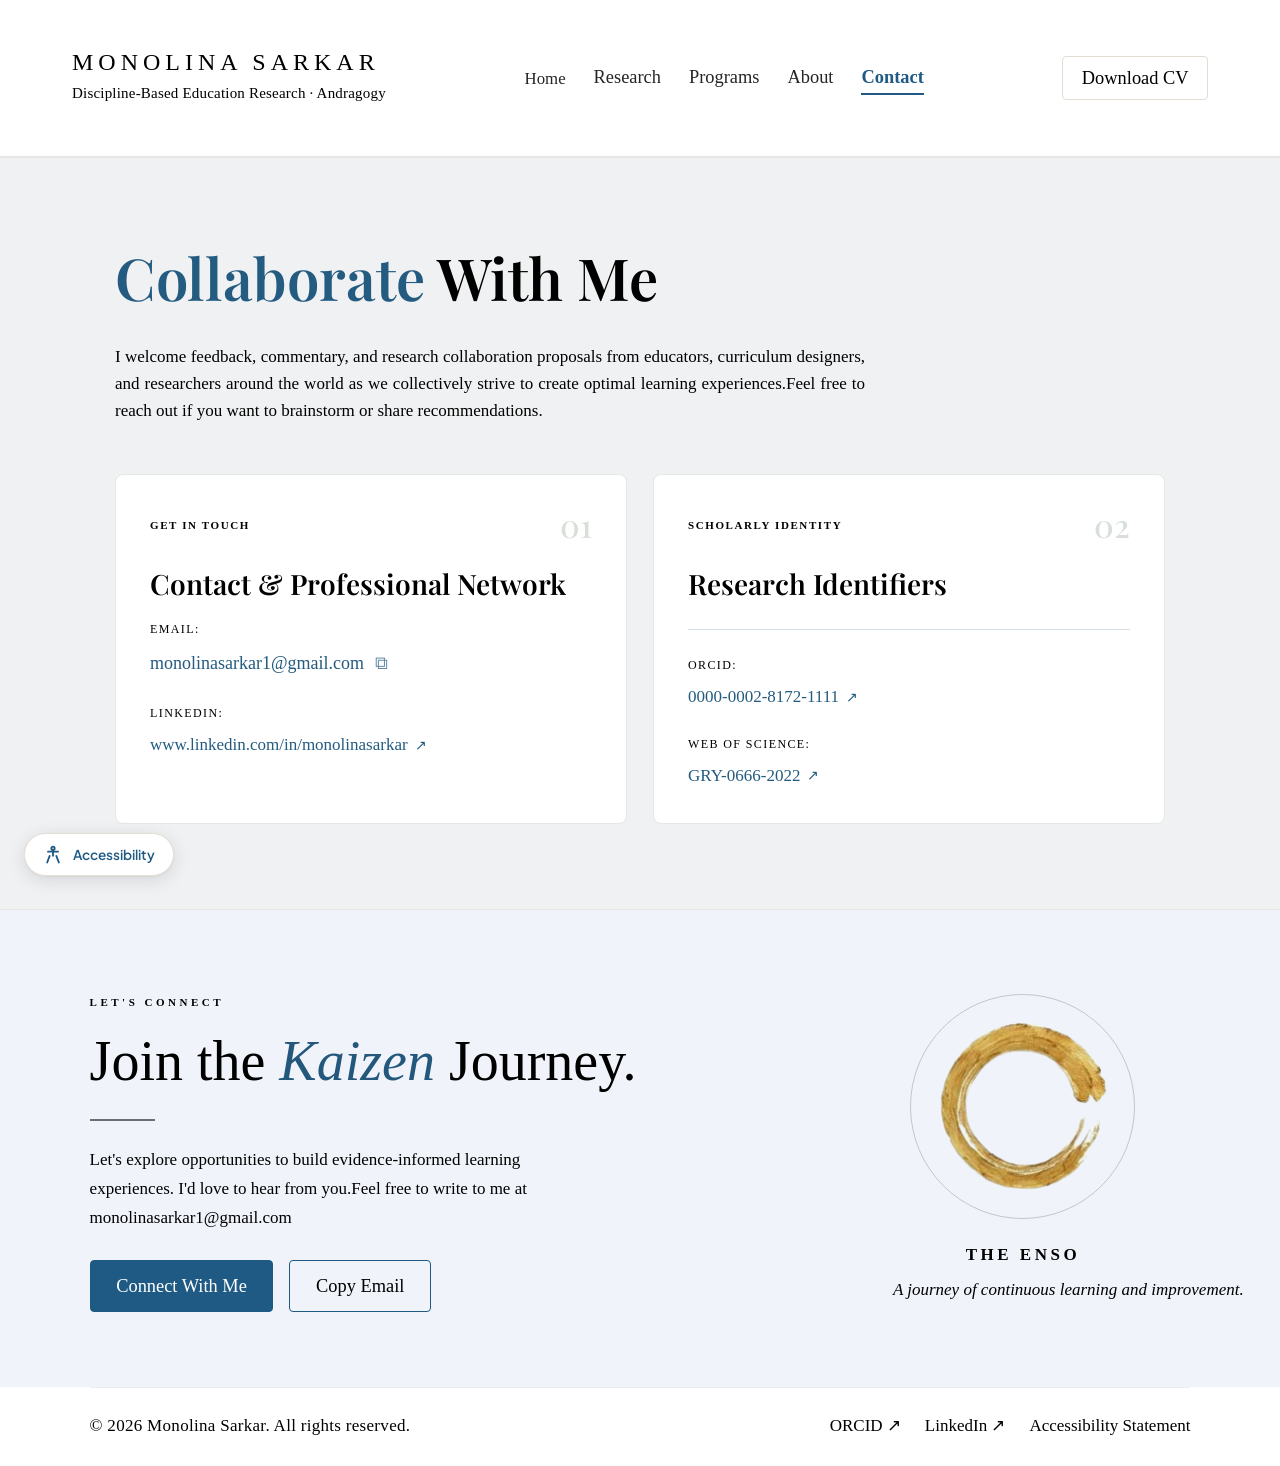
<file: contact.html>
<!DOCTYPE html>
<html lang="en">
<head>
  <meta charset="UTF-8">
  <meta name="viewport" content="width=device-width, initial-scale=1.0">
  <title>Contact &amp; Collaborate | Monolina Sarkar, Ph.D.</title>
  <meta name="description" content="Collaborate with Monolina Sarkar, Ph.D. on Discipline-Based Education Research (DBER), biology curriculum innovation, AI literacy studies, and andragogical initiatives.">
  <meta property="og:title" content="Contact &amp; Collaborate | Monolina Sarkar, Ph.D.">
  <meta property="og:description" content="Collaborate with Monolina Sarkar, Ph.D. on Discipline-Based Education Research (DBER), biology curriculum innovation, and AI literacy.">
  <meta property="og:type" content="website">

  <!-- Google Fonts Preconnect & Stylesheets -->
  <link rel="preconnect" href="https://fonts.googleapis.com">
  <link rel="preconnect" href="https://fonts.gstatic.com" crossorigin>
  <link href="https://fonts.googleapis.com/css2?family=Cormorant+Garamond:ital,wght@0,400;0,500;0,600;0,700;1,400;1,600&family=DM+Sans:wght@400;500;600;700&family=EB+Garamond:ital,wght@0,400;0,500;0,600;0,700;1,400;1,600&family=Playfair+Display:ital,wght@0,400;0,500;0,600;0,700;1,400;1,600&family=Plus+Jakarta+Sans:wght@300;400;500;600;700&display=swap" rel="stylesheet">

  <link rel="stylesheet" href="css/style.css">
  <link rel="icon" type="image/jpeg" href="images (3).jpg">

<!DOCTYPE html>
<html lang="en">
<head>
<meta charset="UTF-8">
<meta name="viewport" content="width=device-width, initial-scale=1">

<title>Contact | Monolina Sarkar</title>
<meta name="description" content="Contact Monolina Sarkar for scholarly dialogue, research collaboration, and professional engagement.">
<style>
/* =========================================
   GLOBAL CONTACT PAGE
========================================= */

section[id] {
    scroll-margin-top: 85px;
}

.contact-directory {
    width: 100%;
    padding: clamp(65px, 8vw, 95px) 6%;
    background: #ffffff;
    box-sizing: border-box;
}

.contact-container {
    max-width: 1150px;
    margin: 0 auto;
}


/* =========================================
   SECTION HEADING
========================================= */

.contact-heading {
    margin-bottom: 52px;
}

.contact-eyebrow {
    display: block;
    margin-bottom: 19px;
    color: #245b80;
    font-family: Arial, sans-serif;
    font-size: 10px;
    font-weight: 600;
    letter-spacing: 3px;
    text-transform: uppercase;
}

.contact-heading h1 {
    margin: 0;
    color: #171717;
    font-family: Garamond, Georgia, serif;
    font-size: clamp(42px, 5vw, 60px);
    font-weight: 400;
    line-height: 1.15;
    letter-spacing: 1px;
}

.contact-heading h1 span {
    color: #245b80;
}

.contact-heading-line {
    width: 65px;
    height: 2px;
    margin: 24px 0;
    background: #245b80;
}

.contact-intro {
    max-width: 850px;
    margin: 0;
    color: #333333;
    font-family: Garamond, Georgia, serif;
    font-size: 20px;
    font-weight: 400;
    line-height: 1.8;
}

.contact-intro strong {
    color: #245b80;
    font-weight: 500;
    font-style: italic;
}


/* =========================================
   PRACTICE / CONTACT SECTION
========================================= */

#practice-areas {
    width: 100%;
    background-color: #F0F1F3;
    border-top: 1px solid #e4e8e2;
    border-bottom: 1px solid #e4e8e2;
    box-sizing: border-box;
}

#practice-areas .research-section {
    width: 100%;
    max-width: 1200px;
    margin: 0 auto;
    padding: clamp(50px, 7vw, 85px) 24px;
    box-sizing: border-box;
}


/* =========================================
   TWO-CARD GRID — CENTRED
========================================= */

#practice-areas .cards-grid {
    display: grid;
    grid-template-columns: repeat(2, minmax(0, 1fr));
    gap: 26px;

    width: 100%;
    max-width: 1050px;
    margin: 0 auto;

    align-items: stretch;
}


/* =========================================
   RESEARCH / CONTACT CARDS
========================================= */

#practice-areas .research-card {
    position: relative;
    display: flex;
    flex-direction: column;

    width: 100%;
    min-width: 0;
    min-height: 260px;
    height: 100%;

    padding: 34px;
    box-sizing: border-box;

    background: #ffffff;
    border: 1px solid #e4e8e2;
    border-radius: 8px;

    overflow: hidden;

    transition:
        transform 0.3s ease,
        box-shadow 0.3s ease,
        border-color 0.3s ease;
}


/* Gold hover accent */

#practice-areas .research-card::before {
    content: "";
    position: absolute;
    top: 0;
    left: 0;

    width: 0;
    height: 4px;

    background: #c49a62;

    transition: width 0.35s ease;
}

#practice-areas .research-card:hover {
    transform: translateY(-5px);
    border-color: #d5ddd5;
    box-shadow: 0 16px 40px rgba(24, 60, 53, 0.08);
}

#practice-areas .research-card:hover::before {
    width: 100%;
}


/* =========================================
   CARD TOP: CATEGORY AND NUMBER
========================================= */

#practice-areas .research-card .card-top {
    display: flex;
    align-items: center;
    justify-content: space-between;
    gap: 16px;

    margin-bottom: 24px;
}

#practice-areas .research-card .card-category {
    color: #000000;
    font-family: Garamond, Georgia, serif;
    font-size: 11px;
    font-weight: 700;
    letter-spacing: 1.6px;
    text-transform: uppercase;
}

#practice-areas .research-card .card-number {
    color: #d7dfd8;
    font-family: 'Playfair Display', serif;
    font-size: 32px;
    font-weight: 500;
    line-height: 1;
}


/* =========================================
   CARD HEADING AND DESCRIPTION
========================================= */

#practice-areas .research-card h2 {
    margin: 0 0 16px;

    color: #000000;
    font-family: 'Playfair Display', serif;
    font-size: clamp(22px, 2.3vw, 28px);
    font-weight: 600;
    line-height: 1.35;
}

#practice-areas .research-card .card-description {
    margin-bottom: 16px;

    color: #000000;
    font-family: Garamond, Georgia, serif;
    font-size: 17.5px;
    font-weight: 400;
    line-height: 1.65;
}


/* =========================================
   CONTACT SEPARATOR
========================================= */

#practice-areas .contact-separator {
    width: 100%;
    height: 1px;
    margin: 10px 0 25px;
    background: rgba(36, 91, 128, 0.20);
}


/* =========================================
   CONTACT LINKS
========================================= */

#practice-areas .contact-link-group {
    display: flex;
    flex-direction: column;
    gap: 9px;
}

#practice-areas .contact-link-label {
    color: #000000;
    font-family: Garamond, Georgia, serif;
    font-size: 12px;
    font-weight: 400;
    letter-spacing: 1.4px;
}

#practice-areas .contact-link-group a {
    display: inline-flex;
    align-items: center;
    flex-wrap: wrap;
    gap: 7px;

    color: #245b80;
    font-family: Garamond, Georgia, serif;
    font-size: 17px;
    line-height: 1.5;

    text-decoration: none;
    overflow-wrap: anywhere;

    transition: color 0.3s ease;
}

#practice-areas .contact-link-group a:hover {
    color: #153d59;
}

#practice-areas .contact-arrow {
    display: inline-block;
    font-size: 14px;
    transition: transform 0.3s ease;
}

#practice-areas .contact-link-group a:hover .contact-arrow {
    transform: translate(3px, -3px);
}

#practice-areas .secondary-link {
    margin-top: 24px;
}


/* =========================================
   CLOSING STATEMENT
========================================= */

.contact-closing {
    margin-top: 34px;
    text-align: right;
}

.contact-closing p {
    margin: 0;
    color: #77716a;
    font-family: Garamond, Georgia, serif;
    font-size: 17px;
    font-style: italic;
    line-height: 1.7;
}


/* =========================================
   TABLET RESPONSIVENESS
========================================= */

@media screen and (max-width: 900px) {

    #practice-areas .cards-grid {
        gap: 20px;
    }

    #practice-areas .research-card {
        padding: 27px 22px;
    }

    #practice-areas .research-card h2 {
        font-size: 23px;
    }

    #practice-areas .research-card .card-category {
        font-size: 10px;
        letter-spacing: 1px;
    }

    #practice-areas .contact-link-group a {
        font-size: 15px;
    }
}


/* =========================================
   MOBILE RESPONSIVENESS
========================================= */

@media screen and (max-width: 650px) {

    .contact-directory {
        padding: 55px 22px;
    }

    .contact-heading {
        margin-bottom: 38px;
    }

    .contact-heading h1 {
        font-size: 40px;
    }

    .contact-intro {
        font-size: 18px;
        line-height: 1.75;
    }

    #practice-areas .research-section {
        padding: 55px 22px;
    }

    #practice-areas .cards-grid {
        grid-template-columns: 1fr;
        max-width: 550px;
        gap: 18px;
    }

    #practice-areas .research-card {
        min-height: auto;
        padding: 30px 25px;
    }

    #practice-areas .research-card h2 {
        font-size: 25px;
    }

    #practice-areas .contact-link-group a {
        font-size: 17px;
    }

    .contact-closing {
        text-align: left;
    }
}


/* =========================================
   ACCESSIBILITY
========================================= */

#practice-areas .contact-link-group a:focus-visible {
    outline: 2px solid #245b80;
    outline-offset: 5px;
}

@media (prefers-reduced-motion: reduce) {

    #practice-areas .research-card,
    #practice-areas .research-card::before,
    #practice-areas .contact-arrow,
    #practice-areas .contact-link-group a {
        transition: none;
    }

    #practice-areas .research-card:hover {
        transform: none;
    }
}

/* Align heading and cards */
#practice-areas .section-header {
    width: 100%;
    max-width: 1050px;
    margin: 0 auto 30px;
    text-align: left;
}

#practice-areas .section-title {
    margin: 0;
}

/* Align the introductory paragraph with the cards */
#practice-areas .section-header,
#practice-areas .research-section > p,
#practice-areas .cards-grid {
    width: 100%;
    max-width: 1050px;
    margin-left: auto;
    margin-right: auto;
    box-sizing: border-box;
}

#practice-areas .research-section > p {
    max-width: 750px;
    margin-left: max(0px, calc((100% - 1050px) / 2));
    margin-right: auto;
    margin-top: 0;
    margin-bottom: 40px;
    text-align: justify;
    line-height: 1.6;
    font-size: 17px;
    font-family: Garamond;
}

/* Center the cards */
#practice-areas .cards-grid {
    width: 100%;
    max-width: 1050px;
    margin: 0 auto;
}











/* =========================================
   PROFESSIONAL ACADEMIC FOOTER
   Original backgrounds and buttons preserved
========================================= */


/* =========================================
   MAIN FOOTER
========================================= */

.academic-footer {
    width: 100%;
    overflow: hidden;
    font-family: Garamond, Georgia, serif;
}


/* =========================================
   TOP CONNECT SECTION
========================================= */

.footer-connect {
    padding: 75px 7%;
    background: #F0F4FA;
}

.footer-connect-inner {
    max-width: 1180px;
    margin: 0 auto;

    display: grid;
    grid-template-columns: 1.35fr 0.65fr;
    align-items: center;
    gap: 70px;
}


/* LEFT CONTENT */

.footer-eyebrow {
    display: inline-block;
    margin-bottom: 18px;

    font-family: Garamond;
    font-size: 11px;
    font-weight: 600;
    letter-spacing: 3.5px;
}

.footer-connect-content h2 {
    margin: 0;

    font-family: Garamond, Georgia, serif;
    font-size: clamp(38px, 5vw, 56px);
    font-weight: 400;
    line-height: 1.15;
}

.footer-connect-content h2 span {
    font-style: italic;
}

.footer-gold-line {
    width: 65px;
    height: 2px;
    margin: 25px 0;
    background: currentColor;
    opacity: 0.55;
}

.footer-connect-content > p {
    max-width: 500px;
    margin: 0 0 15px;

    font-family: Garamond, Georgia, serif;
    font-size: 17px;
    line-height: 1.7;
}

.footer-email-line a {
    text-decoration: none;
    border-bottom: 1px solid transparent;
    transition: border-color 0.3s ease;
}

.footer-email-line a:hover {
    border-bottom-color: currentColor;
}


/* =========================================
   ACTION BUTTONS
   Original button styling preserved
========================================= */

.footer-actions {
    display: flex;
    align-items: center;
    flex-wrap: wrap;
    gap: 16px;
    margin-top: 28px;
}


/* =========================================
   ENSO IMAGE
========================================= */

.footer-enso {
    display: flex;
    flex-direction: column;
    align-items: center;
    text-align: center;
}

.footer-enso-image {
    width: 225px;
    height: 225px;
    padding: 10px;

    border: 1px solid rgba(128, 128, 128, 0.4);
    border-radius: 50%;
}

.footer-enso-image img {
    display: block;
    width: 100%;
    height: 100%;

    object-fit: cover;
    border-radius: 50%;
}

.footer-enso-caption {
    max-width: 260px;
    margin-top: 20px;
}

.footer-enso-caption span {
    font-family: Garamond;
    font-size: 17px;
    font-weight: 600;
    letter-spacing: 3.5px;
}


.footer-enso-caption p {
    margin: 8px 0 0;
    font-family: Garamond, Georgia, serif;
    font-size: 17px;
    font-style: italic;
    line-height: 1.5;
    white-space: nowrap;
}
@media (max-width: 600px) {
    .footer-enso-caption p {
        font-size: 14px;
        white-space: normal;
    }
}
/* =========================================
   LOWER FOOTER
========================================= */

.footer-main {
    padding: 0px 7% 25px;
    background: transparent;
}

.footer-main-inner {
    max-width: 1180px;
    margin: 0 auto;
}

.footer-main-top {
    display: flex;
    align-items: center;
    justify-content: space-between;
    gap: 35px;
}


/* =========================================
   BRAND
========================================= */

.footer-brand-name {
    display: inline-block;

    font-family: Garamond, Georgia, serif;
    font-size: 25px;
    font-weight: 500;
    letter-spacing: 4px;

    color: inherit;
    text-decoration: none;
}

.footer-brand p {
    margin: 8px 0 0;

    font-family: Garamond, Georgia, serif;
    font-size: 15px;
    line-height: 1.6;
}

.footer-brand p span {
    padding: 0 4px;
}


/* =========================================
   FOOTER NAVIGATION
========================================= */

.footer-navigation {
    display: flex;
    align-items: center;
    justify-content: flex-end;
    flex-wrap: wrap;
    gap: 22px;
}

.footer-navigation a {
    font-family: Arial, sans-serif;
    font-size: 11px;
    letter-spacing: 0.5px;

    color: inherit;
    text-decoration: none;

    transition: opacity 0.3s ease;
}

.footer-navigation a:hover {
    opacity: 0.7;
}


/* CV LINK */

.footer-navigation .footer-cv-link {
    display: inline-flex;
    align-items: center;
    gap: 8px;

    padding: 10px 15px;

    border: 1px solid currentColor;
    color: inherit;

    transition: all 0.3s ease;
}

.footer-navigation .footer-cv-link:hover {
    opacity: 0.7;
}


/* =========================================
   DIVIDER
========================================= */

.footer-divider {
    width: 100%;
    height: 1px;
    margin: 32px 0 22px;

    background: currentColor;
    opacity: 0.2;
}


/* =========================================
   COPYRIGHT AND PROFESSIONAL LINKS
========================================= */

.footer-bottom {
    display: flex;
    align-items: center;
    justify-content: space-between;
    flex-wrap: wrap;
    gap: 18px;
}

.footer-copyright {
    margin: 0;

    font-family: Garamond;
    font-size: 17px;
    letter-spacing: 0.3px;
}

.footer-social-links {
    display: flex;
    align-items: center;
    flex-wrap: wrap;
    gap: 24px;
}

.footer-social-links a {
    font-family: Garamond;
    font-size: 17px;
    color: inherit;
    text-decoration: none;

    transition: opacity 0.3s ease;
}

.footer-social-links a:hover {
    opacity: 0.65;
}


/* =========================================
   TABLET RESPONSIVENESS
========================================= */

@media (max-width: 900px) {

    .footer-connect {
        padding: 65px 6%;
    }

    .footer-connect-inner {
        grid-template-columns: 1.2fr 0.8fr;
        gap: 35px;
    }

    .footer-enso-image {
        width: 190px;
        height: 190px;
    }

    .footer-main-top {
        align-items: flex-start;
        flex-direction: column;
        gap: 28px;
    }

    .footer-navigation {
        justify-content: flex-start;
    }

}


/* =========================================
   MOBILE RESPONSIVENESS
========================================= */

@media (max-width: 600px) {

    .footer-connect {
        padding: 55px 23px;
    }

    .footer-connect-inner {
        grid-template-columns: 1fr;
        gap: 40px;
    }

    .footer-connect-content h2 {
        font-size: 39px;
    }

    .footer-connect-content > p {
        font-size: 17px;
    }

    .footer-actions {
        gap: 12px;
    }

    .footer-enso-image {
        width: 175px;
        height: 175px;
    }

    .footer-main {
        padding: 38px 23px 24px;
    }

    .footer-brand-name {
        font-size: 22px;
        letter-spacing: 3px;
    }

    .footer-navigation {
        display: grid;
        grid-template-columns: repeat(2, minmax(0, 1fr));
        justify-content: start;
        gap: 19px 15px;
        width: 100%;
    }

    .footer-navigation .footer-cv-link {
        width: fit-content;
    }

    .footer-divider {
        margin: 26px 0 20px;
    }

    .footer-bottom {
        align-items: flex-start;
        flex-direction: column;
        gap: 18px;
    }

    .footer-social-links {
        gap: 18px;
    }

}

.copy-btn {
    background: none;
    border: none;
    color: inherit;
    cursor: pointer;
    font-size: 18px;
    margin-left: 6px;
    opacity: 0.7;
    font-family: Garamond;
}

.copy-btn:hover {
    opacity: 1;
     font-family: Garamond;
}
/* =========================================
   SMALL MOBILE SCREENS
========================================= */

@media (max-width: 380px) {

    .footer-connect-content h2 {
        font-size: 34px;
    }

    .footer-actions {
        align-items: flex-start;
        flex-direction: column;
    }

    .footer-navigation {
        gap: 17px 10px;
    }

    .footer-social-links {
        gap: 13px;
    }

}
========================================
   MOBILE RESPONSIVENESS
========================================= */

@media (max-width: 600px) {

    .footer-connect {
        padding: 55px 23px;
    }

    .footer-connect-inner {
        grid-template-columns: 1fr;
        gap: 40px;
    }

    .footer-connect-content h2 {
        font-size: 39px;
    }

    .footer-connect-content > p {
        font-size: 17px;
    }

    .footer-actions {
        gap: 12px;
    }

    .footer-enso-image {
        width: 175px;
        height: 175px;
    }

    .footer-main {
        padding: 38px 23px 24px;
    }

    .footer-brand-name {
        font-size: 22px;
        letter-spacing: 3px;
    }

    .footer-navigation {
        display: grid;
        grid-template-columns: repeat(2, minmax(0, 1fr));
        justify-content: start;
        gap: 19px 15px;
        width: 100%;
    }

    .footer-navigation .footer-cv-link {
        width: fit-content;
    }

    .footer-divider {
        margin: 26px 0 20px;
    }

    .footer-bottom {
        align-items: flex-start;
        flex-direction: column;
        gap: 18px;
    }

    .footer-social-links {
        gap: 18px;
    }

}


/* =========================================
   SMALL MOBILE SCREENS
========================================= */

@media (max-width: 380px) {

    .footer-connect-content h2 {
        font-size: 34px;
    }

    .footer-actions {
        align-items: flex-start;
        flex-direction: column;
    }

    .footer-navigation {
        gap: 17px 10px;
    }

    .footer-social-links {
        gap: 13px;
    }

}
</style>
</head>

<body>

  <!-- NAVIGATION BAR -->
  <header class="site-header" id="site-header" role="banner" style="background:#ffffff; border-bottom:1px solid #e9e7e3; padding: 18px 0;">
    <div class="container navbar" style="height: auto; min-height: 60px;margin-top: 30px; margin-bottom: 30px;">

      <!-- BRAND -->
      <a href="#home" class="brand" aria-label="Monolina Sarkar Home" style="text-decoration:none;">
        <span class="brand-name" style="font-family:'Garamond'; font-size:24px; font-weight:500; letter-spacing:5px; line-height:1.15; white-space:nowrap; color:#000000; ">
          MONOLINA SARKAR
        </span>
        <span class="brand-subtitle" style="margin-top:4px; font-family:Garamond; font-size:15px; font-weight:500; letter-spacing:0.2px; color:#000000;">
          Discipline-Based Education Research &middot; Andragogy
        </span>
      </a>

      <!-- DESKTOP NAVIGATION LINKS -->
   <!-- DESKTOP NAVIGATION -->
    <nav aria-label="Primary Navigation" role="navigation">

      <ul class="nav-links" style="gap:28px;">

        <li>
          <a href="index.html#home" class="nav-link"
             style="font-family:'Garamond'; font-size:1.05rem;">
            Home
          </a>
        </li>

        <li>
          <a href="index.html#research-focus" class="nav-link"
             style="font-family:'Garamond'; font-size:1.15rem;">
            Research
          </a>
        </li>

        <li>
          <a href="index.html#practice-areas" class="nav-link"
             style="font-family:'Garamond'; font-size:1.15rem;">
           Programs
          </a>
        </li>

        <li>
          <a href="about.html" class="nav-link"
             style="font-family:'Garamond'; font-size:1.15rem;">
            About
          </a>
        </li>



        <li>
          <a href="contact.html" class="nav-link active"
             style="font-family:'Garamond'; font-size:1.15rem;">
            Contact
          </a>
        </li>

      </ul>

    </nav>


    <!-- NAVIGATION ACTIONS -->
    <div class="nav-actions">

      <a href="Monolina_Sarkar_cv.pdf"
         target="_blank"
         rel="noopener noreferrer"
         class="btn-nav-cv"
         data-drive-doc="academicCv"
         aria-label="View Academic Curriculum Vitae">
        Download CV
      </a>

      <button class="mobile-toggle"
              type="button"
              aria-label="Toggle navigation menu"
              aria-expanded="false"
              aria-controls="mobile-drawer">

        <span></span>
        <span></span>
        <span></span>

      </button>

    </div>

  </div>
</header>


<!-- MOBILE NAVIGATION DRAWER -->
<div class="mobile-drawer" id="mobile-drawer"
     aria-label="Mobile Navigation">

  <a href="index.html#home" class="nav-link">Home</a>



  <a href="index.html#research-focus" class="nav-link">Research</a>

  <a href="index.html#practice-areas" class="nav-link">Practice areas</a>
   <a href="about.html" class="nav-link">About</a>
  <a href="contact.html" class="nav-link active">Contact</a>

  <div style="margin-top:1.5rem;">

    <a href="Monolina_Sarkar_cv.pdf"
       target="_blank"
       rel="noopener noreferrer"
       class="btn btn-primary"
       data-drive-doc="academicCv"
       style="width:100%; text-align:center;">

      Download CV

    </a>

  </div>

</div>
</body>

  <main id="main-content" role="main">

   <!-- SECTION: PRACTICE AREAS -->
<section class="research-section-wrap" id="practice-areas">

    <div class="research-section">

      <header class="section-header">
    <h1 class="section-title">
        <span style="color: #245b80;">Collaborate</span> With Me
    </h1>
</header>
    <p style="
            
            font-size: 17px;
            line-height: 1.6;
            margin-bottom: 30px;
            text-align: justify;
           margin-bottom: 50px;
            hyphens: auto;
            font-family: Garamond;
        ">
            I welcome feedback, commentary, and research collaboration proposals from educators, curriculum designers, and researchers around the world as we collectively strive to create optimal learning experiences.Feel free to reach out if you want to brainstorm or share recommendations. 
        </p>
        <!-- TWO CONTACT CARDS -->
        <div class="cards-grid">

    <!-- CARD 01: CONTACT DETAILS -->
    <article class="research-card">
        <div class="card-top">
            <span class="card-category">
                GET IN TOUCH
            </span>
            <span class="card-number">01</span>
        </div>

        <h2>
            Contact & Professional Network
        </h2>

        <div class="contact-link-group">
            <span class="contact-link-label">
                EMAIL:
            </span>

<div class="email-contact">
    <span
        class="email-text"
        onclick="copyEmail()"
        style="font-family: Garamond; color:#245b80; cursor:pointer;"
        title="Click to copy email">
        monolinasarkar1@gmail.com
    </span>

    <button
        class="copy-btn"
        style="font-family: Garamond; color:#245b80;"
        onclick="copyEmail()"
        aria-label="Copy email"
        title="Copy email">
        ⧉
    </button>

    <span id="copy-feedback"></span>
</div>
        </div>

        <div class="contact-link-group secondary-link">
            <span class="contact-link-label">
                LINKEDIN:
            </span>

            <a href="https://www.linkedin.com/in/monolinasarkar"
               target="_blank"
               rel="noopener noreferrer">
                www.linkedin.com/in/monolinasarkar
                <span class="contact-arrow" aria-hidden="true">↗</span>
            </a>
        </div>
    </article>


    <!-- CARD 02: SCHOLARLY IDENTITY -->
    <article class="research-card">
        <div class="card-top">
            <span class="card-category">
                SCHOLARLY IDENTITY
            </span>
            <span class="card-number">02</span>
        </div>

        <h2>
            Research Identifiers
        </h2>

        <div class="contact-separator"></div>

        <div class="contact-link-group">
            <span class="contact-link-label">
                ORCID:
            </span>

            <a href="https://orcid.org/0000-0002-8172-1111"
               target="_blank"
               rel="noopener noreferrer">
                0000-0002-8172-1111
                <span class="contact-arrow" aria-hidden="true">↗</span>
            </a>
        </div>

        <div class="contact-link-group secondary-link">
            <span class="contact-link-label">
                WEB OF SCIENCE:
            </span>

            <a href="https://www.webofscience.com/wos/author/record/GRY-0666-2022"
               target="_blank"
               rel="noopener noreferrer">
                GRY-0666-2022
                <span class="contact-arrow" aria-hidden="true">↗</span>
            </a>
        </div>
    </article>

</div>

    </section>


</main>


<!-- =========================================
     JAVASCRIPT
========================================= -->

<script src="js/main.js"></script>

</body>
</html>



<script>
(function () {

  document.querySelectorAll('.btn-copy-card').forEach(function(btn) {

    let timer;

    btn.addEventListener('click', async function() {

      const original = btn.innerHTML;

      try {

        await navigator.clipboard.writeText(btn.dataset.copy);

        btn.innerHTML = `
          <svg viewBox="0 0 24 24" fill="none"
            stroke="currentColor" stroke-width="1.5">
            <path d="M4.5 12.5l5 5L19.5 7"/>
          </svg>
          <span>Copied!</span>
        `;

        btn.classList.add('is-copied');

        clearTimeout(timer);

        timer = setTimeout(function() {
          btn.innerHTML = original;
          btn.classList.remove('is-copied');
        }, 1800);

      } catch (error) {
        btn.querySelector('span').textContent = 'Copy unavailable';
      }

    });

  });

})();
</script>

</body>
</html>



























<!-- =========================================
     PROFESSIONAL ACADEMIC FOOTER
========================================= -->

<footer id="site-footer" class="academic-footer" role="contentinfo">

    <!-- =====================================
         TOP SECTION: JOIN KAIZEN
    ====================================== -->

    <section class="footer-connect" id="join-kaizen">

        <div class="footer-connect-inner">

            <!-- LEFT COLUMN: COLLABORATION -->
            <div class="footer-connect-content">

                <span class="footer-eyebrow">
                    LET'S CONNECT
                </span>

                <h2>
                    Join the <span style="font-style: italic;color: #24577c ;">Kaizen</span> Journey.
                </h2>

      
                <div class="footer-gold-line"></div>

                <p>
                    Let's explore opportunities to build
                    evidence-informed learning experiences. I'd love
                    to hear from you.Feel free to write to me at<a href="mailto:monolinasarkar1@gmail.com">
                        monolinasarkar1@gmail.com
                    </a>
                </p>

             
                <!-- ACTION BUTTONS -->
                <div class="footer-actions">

                    <a href="contact.html" class="btn btn-primary">
                        Connect With Me
                    </a>

                    <button
                        type="button"
                        class="btn btn-secondary"
                        data-copy="monolinasarkar1@gmail.com"
                        data-copy-label="monolinasarkar1@gmail.com copied to clipboard">

                        Copy Email

                    </button>

                </div>

            </div>


            <!-- RIGHT COLUMN: ENSO IMAGE -->
            <div class="footer-enso">

                <div class="footer-enso-image">

                    <img
                        src="images (3).jpg"
                        alt="Enso circle symbolising continuous learning and growth">

                </div>

                <div class="footer-enso-caption">

                    <span>THE ENSO</span>

                    <p>
                        A journey of continuous learning
                        and improvement.
                    </p>

                </div>

            </div>

        </div>

    </section>



    <!-- =====================================
         LOWER SECTION: BRAND AND NAVIGATION
    ====================================== -->

    <section class="footer-main">

        <div class="footer-main-inner">

  <div class="footer-bottom" >


                <!-- COPYRIGHT -->
                <p class="footer-copyright">
                    &copy; 2026 Monolina Sarkar.
                    All rights reserved.
                </p>



                <!-- PROFESSIONAL LINKS -->
                <div class="footer-social-links">

                    <a
                        href="https://orcid.org/0000-0002-8172-1111"
                        target="_blank"
                        rel="noopener noreferrer">

                        ORCID
                        <span aria-hidden="true">↗</span>

                    </a>


                    <a
                        href="https://www.linkedin.com/in/monolinasarkar"
                        target="_blank"
                        rel="noopener noreferrer">

                        LinkedIn
                        <span aria-hidden="true">↗</span>

                    </a>


                    <a href="accessibility-statement.html">
                        Accessibility Statement
                    </a>

                </div>

            </div>

            </div>



           


            <!-- COPYRIGHT AND PROFESSIONAL LINKS -->
          

        </div>

    </section>

</footer>


  <!-- MAIN SCRIPT -->
  <script src="js/main.js"></script>
<script>
    function copyEmail() {
        navigator.clipboard.writeText("monolinasarkar1@gmail.com")
            .then(() => {
                const feedback = document.getElementById("copy-feedback");
                feedback.textContent = "Copied!";

                setTimeout(() => {
                    feedback.textContent = "";
                }, 1500);
            })
            .catch(() => {
                alert("Unable to copy email. Please copy it manually.");
            });
    }
</script>
</body>
</html>
</body>
</html>
</file>
<file: css/style.css>
/* ==========================================================================
   MONOLINA SARKAR — ACADEMIC & PEDAGOGICAL PORTFOLIO
   Design System & Styling
   ========================================================================== */

@import url('https://fonts.googleapis.com/css2?family=Cormorant+Garamond:ital,wght@0,400;0,500;0,600;0,700;1,400;1,600&family=EB+Garamond:ital,wght@0,400;0,500;0,600;0,700;1,400;1,600&family=JetBrains+Mono:wght@400;500&family=Lexend:wght@300;400;500;600;700&family=Playfair+Display:ital,wght@0,400;0,500;0,600;1,400;1,600&family=Plus+Jakarta+Sans:wght@300;400;500;600;700&display=swap');

/* --- Design Tokens --- */
:root {
  /* Colors */
  --bg-page: #FAF8F5;
  --bg-card: #FFFFFF;
  --bg-card-subtle: #F4EFEA;
  --bg-card-elevated: #FFFFFF;
  --bg-accent-tint: #F0F4F8;
  
  --text-primary: #000000;
  --text-secondary: #000000;
  --text-muted: #000000;
  --text-light: #000000;
  
  --accent-blue: #1E5A83;
  --accent-blue-hover: #154261;
  --accent-blue-tint: rgba(30, 90, 131, 0.08);
  
  --accent-gold: #B8860B;
  --accent-gold-hover: #996F07;
  --accent-gold-tint: rgba(184, 134, 11, 0.1);
  --accent-gold-border: #D7A449;

  --border-subtle: rgba(24, 24, 27, 0.08);
  --border-medium: #E3DDD3;
  --border-dark: #27272A;
  
  /* Coherence Spacing Tokens */
  --section-spacing-y: clamp(3.75rem, 5.5vw, 5rem);
  --header-body-spacing: 2.25rem;

  /* Typography */
  --font-serif: 'Cormorant Garamond', 'EB Garamond', Georgia, serif;
  --font-display: 'Cormorant Garamond', serif;
  --font-body: 'Cormorant Garamond', 'EB Garamond', Georgia, serif;
  --font-heading: 'Cormorant Garamond', Georgia, serif;
  --font-subheading: 'Playfair Display', 'Cormorant Garamond', Georgia, serif;
  --font-sans: 'Plus Jakarta Sans', system-ui, -apple-system, BlinkMacSystemFont, 'Segoe UI', Roboto, sans-serif;
  --font-mono: 'JetBrains Mono', Consolas, monospace;
  --body-font-size: 1.125rem;
  --body-line-height: 1.7;
  
  /* Spacing */
  --space-xs: 0.25rem;
  --space-sm: 0.5rem;
  --space-md: 1rem;
  --space-lg: 1.5rem;
  --space-xl: 2rem;
  --space-2xl: 3rem;
  --space-3xl: 4.5rem;
  --space-4xl: 6rem;
  
  /* Shadows */
  --shadow-sm: 0 1px 3px rgba(0, 0, 0, 0.04), 0 1px 2px rgba(0, 0, 0, 0.02);
  --shadow-card: 0 4px 20px -2px rgba(24, 24, 27, 0.04), 0 2px 6px -1px rgba(24, 24, 27, 0.02);
  --shadow-hover: 0 14px 34px -4px rgba(24, 24, 27, 0.08), 0 4px 12px -2px rgba(24, 24, 27, 0.03);
  --shadow-lg: 0 20px 40px -6px rgba(0, 0, 0, 0.12);
  
  /* Transitions */
  --transition-fast: 150ms cubic-bezier(0.4, 0, 0.2, 1);
  --transition-normal: 280ms cubic-bezier(0.4, 0, 0.2, 1);
  --transition-smooth: 400ms cubic-bezier(0.16, 1, 0.3, 1);
  
  /* Radius */
  --radius-sm: 4px;
  --radius-md: 8px;
  --radius-lg: 14px;
  --radius-full: 9999px;
  
  /* Max width */
  --container-max: 1200px;
}

/* --- Reset & Global --- */
*, *::before, *::after {
  box-sizing: border-box;
  margin: 0;
  padding: 0;
}

html {
  scroll-behavior: smooth;
  font-size: 16px;
  -webkit-text-size-adjust: 100%;
}

body {
  background-color: white;
  color: var(--text-primary);
  font-family: var(--font-body);
  font-size: var(--body-font-size);
  line-height: var(--body-line-height);
 
  overflow-x: hidden;
  min-height: 100vh;
  display: flex;
  flex-direction: column;
}

p, .body-text {
  font-family: var(--font-body);
  font-size: var(--body-font-size);
  line-height: var(--body-line-height);
  color: #000000;
  font-weight: 500;
}

img {
  max-width: 100%;
  height: auto;
  display: block;
}

a {
  color: inherit;
  text-decoration: none;
  transition: color var(--transition-fast);
}

button,
input[type="button"],
input[type="submit"],
input[type="reset"] {
  font-family: 'Garamond';
  cursor: pointer;
  border: none;
  background: none;
}

/* --- Container --- */
.container {
  width: 100%;
  max-width: var(--container-max);
  margin-left: auto;
  margin-right: auto;
  padding-left: 1.5rem;
  padding-right: 1.5rem;
}

@media (min-width: 768px) {
  .container {
    padding-left: 2rem;
    padding-right: 2rem;
  }
}

/* --- Header & Navigation --- */
.site-header {
  position: sticky;
  top: 0;
  z-index: 100;
  background: rgba(250, 248, 245, 0.92);
  backdrop-filter: blur(14px);
  -webkit-backdrop-filter: blur(14px);
  border-bottom: 1px solid var(--border-subtle);
  transition: all var(--transition-normal);
}

.site-header.scrolled {
  box-shadow: 0 4px 20px rgba(0, 0, 0, 0.04);
  background: rgba(250, 248, 245, 0.97);
}

.navbar {
  display: flex;
  align-items: center;
  justify-content: space-between;
  height: 4.75rem;
}

.brand {
  display: flex;
  flex-direction: column;
}

.brand-name {
  font-family: var(--font-display);
  font-size: clamp(1.25rem, 2.2vw, 1.55rem);
  font-weight: 500;
  letter-spacing: 0.2em;
  text-transform: uppercase;
  color: var(--text-primary);
  line-height: 1.15;
}

.brand-subtitle {
  font-family: var(--font-display);
  font-size: 0.95rem;
  letter-spacing: 0.02em;
  color: var(--text-secondary);
  font-weight: 500;
  margin-top: 3px;
  text-transform: none;
}

.nav-links {
  display: flex;
  align-items: center;
  gap: 28px;
  list-style: none;
}

.nav-link {
  font-family: 'Garamond', serif !important;
 
  font-size: 1.05rem;
  font-weight: 500;
  color: #252525;
  position: relative;
  padding: 0.5rem 0;
  text-decoration: none;
  transition: color var(--transition-fast);
}

.nav-link::after {
  content: '';
  position: absolute;
  bottom: 0;
  left: 0;
  width: 0;
  height: 2px;
  background-color: var(--accent-blue);
  transition: width var(--transition-normal);
}

.nav-link:hover,
.nav-link.active {
  font-family: 'Garamond', serif !important;
  color: var(--accent-blue);
}

.nav-link.active {
  font-family: 'Garamond', serif !important;
  font-weight: 600;
}

.nav-link.active::after,
.nav-link:hover::after {
  width: 100%;
}

.footer-nav-link {
  font-family: Garamond !important;
}

.nav-actions {
  display: flex;
  align-items: center;
  gap: 1rem;
}

.btn-nav-cv {
  display: inline-flex;
  align-items: center;
  justify-content: center;
  font-family: 'Garamond', important;
  font-size: 1.15rem;
  font-weight: 400;
  padding: 0.65rem 1.15rem;
  border:  1px solid var(--border-medium);;
  color: black;
  border-radius: var(--radius-sm);
  background: transparent;
  cursor: pointer;
  white-space: nowrap;
  line-height: 1.2;
  text-decoration: none;
  transition: all var(--transition-fast);
}

.btn-nav-cv:hover {
 border-color: var(--accent-blue);
  color: black;
  background-color: var(--accent-blue-tint);

}

/* Mobile Toggle */
.mobile-toggle {
  display: none;
  flex-direction: column;
  justify-content: space-between;
  width: 28px;
  height: 20px;
  background: none;
  border: none;
  cursor: pointer;
  padding: 0;
  z-index: 101;
}

.mobile-toggle span {
  display: block;
  height: 2px;
  width: 100%;
  background-color: var(--text-primary);
  border-radius: 2px;
  transition: all var(--transition-normal);
}

.mobile-toggle.open span:nth-child(1) {
  transform: translateY(9px) rotate(45deg);
}

.mobile-toggle.open span:nth-child(2) {
  opacity: 0;
}

.mobile-toggle.open span:nth-child(3) {
  transform: translateY(-9px) rotate(-45deg);
}

/* Mobile Nav Drawer */
.mobile-drawer {
  display: none;
  position: fixed;
  top: 4.75rem;
  left: 0;
  width: 100%;
  background: var(--bg-page);
  border-bottom: 1px solid var(--border-medium);
  padding: 2rem 1.5rem;
  box-shadow: var(--shadow-lg);
  z-index: 99;
  flex-direction: column;
  gap: 1.25rem;
  transform: translateY(-100%);
  opacity: 0;
  transition: transform var(--transition-normal), opacity var(--transition-normal);
}

.mobile-drawer.open {
  display: flex;
  transform: translateY(0);
  opacity: 1;
}

.mobile-drawer .nav-link {
  font-family: Garamond, !important;
  font-size: 18px;
  font-weight: 500;
  padding: 0.5rem 0;
}

/* --- Section Headers & Common Elements --- */
.section {
  padding-top: var(--section-spacing-y);
  padding-bottom: var(--section-spacing-y);
  position: relative;
}

.section--sm {
  padding-top: calc(var(--section-spacing-y) * 0.65);
  padding-bottom: calc(var(--section-spacing-y) * 0.65);
}
/*
.section-header {
  margin-bottom: var(--header-body-spacing);
}*/

.section-label {
  font-family: var(--font-mono);
  font-size: 0.75rem;
  font-weight: 600;
  letter-spacing: 0.16em;
  text-transform: uppercase;
  color: #000000;
  display: inline-flex;
  align-items: center;
  gap: 0.5rem;
  margin-bottom: 0.75rem;
}

.section-label::before {
  content: '';
  display: inline-block;
  width: 8px;
  height: 8px;
  border-radius: 50%;
  background-color: var(--accent-gold);
}

.section-title {
  font-family: 'Playfair Display', Georgia, serif;
  font-size: clamp(38px, 5vw, 58px);
  font-weight: 600;
  line-height: 1.2;
  color: black;
  margin-bottom: 1.25rem;
}

.section-title em,
.section-title i {
  font-family: var(--font-serif);
  font-style: italic;
  font-weight: 400;
}

.section-subtitle {
  font-family: var(--font-body);
  font-size: 1.125rem;
  font-weight: 500;
  color: #000000;
  max-width: 720px;
  line-height: 1.6;
}

.divider-gold {
  width: 50px;
  height: 3px;
  background-color: var(--accent-gold-border);
  margin-top: 1rem;
  margin-bottom: 2rem;
}

/* --- Buttons (Standardized font style, font type, padding & dimensions across all pages) --- */
.btn,
.btn-primary,
.btn-secondary,
.btn-gold,
button.btn,
a.btn {
  display: inline-flex;
  align-items: center;
  justify-content: center;
  gap: 0.6rem;
  font-family: 'Garamond';
  font-size: 1.15rem;
  font-weight: 400;
  
  padding: 0.85rem 1.6rem;
  min-height: 46px;
  box-sizing: border-box;
  border-radius: var(--radius-sm);
  transition: all var(--transition-normal);
  cursor: pointer;
  text-decoration: none;
  line-height: 1.2;
  text-transform: none;
}

.btn-primary {
  background-color: var(--accent-blue);
  color: #FFFFFF;
  border: 1px solid var(--accent-blue);
}

.btn-primary:hover {
  background-color: white;
  border-color: var(--accent-blue-hover);
  color: black;
  
  
}

.btn-secondary {
  background-color: transparent;
  color: var(--text-primary);
  border: 1px solid var(--accent-blue);
}

.btn-secondary:hover {
  border-color: var(--accent-blue);
  color: black;
  background-color: var(--accent-blue-tint);
  
}


.btn-gold {
  background-color: var(--accent-gold-border);
  color: #1A1A1A;
  border: 1px solid var(--accent-gold-border);
  font-weight: 500;
  transition: all var(--transition-normal);
}

.btn-gold:hover {
  background-color: #FFFFFF;
  color: #1A1A1A;
  border-color: var(--accent-gold-hover);
  
  
}

.btn-link {
  font-family: Garamond;
  font-size: 1.05rem;
  font-weight: 600;
  color: var(--accent-blue);
  display: inline-flex;
  align-items: center;
  gap: 0.4rem;
  padding: 0;
  background: none;
  border: none;
  transition: gap var(--transition-fast), color var(--transition-fast);
}

.btn-link:hover {
  color: var(--accent-blue-hover);
  gap: 0.7rem;
}

/* --- Hero Section --- */
.hero {
  padding-top: var(--section-spacing-y);
  padding-bottom: var(--section-spacing-y);
  border-bottom: 1px solid var(--border-subtle);
  background: linear-gradient(180deg, rgba(250, 248, 245, 0.6) 0%, rgba(244, 239, 234, 0.5) 100%);
}

.hero-content {
  max-width: 960px;
}

.hero-tagline {
  font-family: var(--font-mono);
  font-size: 0.8rem;
  letter-spacing: 0.2em;
  text-transform: uppercase;
  color: var(--text-muted);
  margin-bottom: 1.25rem;
  display: flex;
  align-items: center;
  gap: 0.75rem;
}

.hero-title {
  font-family: var(--font-display);
 font-size: clamp(2.25rem, 5vw, 3.625rem);
  font-weight: 400;
  line-height: 1.25;
  letter-spacing: 0.4em;
  color: var(--text-primary);
  margin-bottom: 1.75rem;
  text-transform: uppercase;
}


.hero-title .highlight-blue {
  color: var(--accent-blue);
  font-style: italic;
  font-weight: 600;
}

.hero-lead {
  font-family: var(--font-serif);
  font-size: clamp(1.4rem, 2.7vw, 1.95rem);
  line-height: 1.45;
  color: var(--text-secondary);
  margin-bottom: 2.25rem;
  max-width: 820px;
}

.hero-lead em {
  font-style: italic;
  color: var(--accent-blue);
}

.hero-actions {
  display: flex;
  align-items: center;
  flex-wrap: wrap;
  gap: 1.25rem;
  margin-bottom: 3rem;
}

.hero-badges {
  display: flex;
  align-items: center;
  flex-wrap: wrap;
  gap: 0.75rem;
  padding-top: 1.5rem;
  border-top: 1px solid var(--border-medium);
}

.hero-badge-item {
  font-family: var(--font-mono);
  font-size: 0.75rem;
  letter-spacing: 0.05em;
  color: var(--text-secondary);
  background-color: var(--bg-card);
  padding: 0.4rem 0.85rem;
  border-radius: var(--radius-sm);
  border: 1px solid var(--border-subtle);
  display: inline-flex;
  align-items: center;
  gap: 0.4rem;
}

.hero-badge-item .num {
  color: var(--accent-blue);
  font-weight: 600;
}

/* --- Read More Text Button (Matching Home & About Pages) --- */
.read-more {
  display: inline-flex;
  align-items: center;
  align-self: flex-start;
  gap: 10px;
  margin-top: 6px;
  padding: 0;
  border: none;
  background: transparent;
  font-family: Garamond;
  font-size: 17px;
  font-weight: 600;
  color: #000000;
  cursor: pointer;
  text-decoration: none;
  transition: color 0.25s ease;
}

.read-more:hover {
  color: #245b80;;
}

.read-more .arrow {
  display: inline-block;
  font-size: 16px;
  line-height: 1;
  transition: transform 0.25s ease;
}

.read-more:hover .arrow {
  transform: translateX(4px);
}

/* --- Section 01: Core Research Questions --- */
.inquiry-grid {
  display: grid;
  grid-template-columns: 1fr;
  gap: 1.5rem;
  margin-top: 2rem;
}

@media (min-width: 900px) {
  .inquiry-grid {
    grid-template-columns: repeat(3, 1fr);
  }
}

.inquiry-card {
  background-color: var(--bg-card);
  border: 1px solid var(--border-subtle);
  border-radius: var(--radius-sm);
  padding: 2.25rem 2rem;
  position: relative;
  display: flex;
  flex-direction: column;
  justify-content: space-between;
  transition: all var(--transition-normal);
  box-shadow: var(--shadow-card);
}

.inquiry-card:hover {
  transform: translateY(-4px);
  box-shadow: var(--shadow-hover);
  border-color: var(--border-medium);
}

.inquiry-card.featured {
  background-color: #FAF5EE;
  border-color: rgba(184, 134, 11, 0.25);
}

.inquiry-card-header {
  display: flex;
  justify-content: space-between;
  align-items: flex-start;
  margin-bottom: 1.75rem;
}

.inquiry-icon {
  width: 42px;
  height: 42px;
  display: flex;
  align-items: center;
  justify-content: center;
  color: var(--accent-blue);
}

.inquiry-protocol-tag {
  font-family: var(--font-mono);
  font-size: 0.72rem;
  letter-spacing: 0.08em;
  color: var(--text-muted);
  text-transform: uppercase;
}

.inquiry-pillar {
  font-family: var(--font-mono);
  font-size: 0.78rem;
  font-weight: 600;
  letter-spacing: 0.16em;
  text-transform: uppercase;
  color: var(--accent-blue);
  margin-bottom: 0.75rem;
}

.inquiry-question {
  font-family: Garamond;
  font-size: 1.45rem;
  line-height: 1.35;
  font-weight: 500;
  color: var(--text-primary);
  margin-bottom: 1.25rem;
}

.inquiry-desc {
  font-size: 0.925rem;
  color: var(--text-secondary);
  line-height: 1.6;
  margin-bottom: 2rem;
}

.inquiry-footer {
  padding-top: 1.25rem;
  border-top: 1px solid var(--border-subtle);
}

/* --- Section 02: Classroom as Kaizen Laboratory --- */
.laboratory-layout {
  display: grid;
  grid-template-columns: 1fr;
  gap: 3.5rem;
  align-items: start;
}

@media (min-width: 960px) {
  .laboratory-layout {
    grid-template-columns: 1.15fr 0.85fr;
  }
}

.lab-narrative p {
  font-family: var(--font-serif);
  font-size: 1.25rem;
  line-height: 1.75;
  color: #2D2D32;
  margin-bottom: 1.5rem;
}

.lab-narrative p.dropcap::first-letter {
  font-size: 4rem;
  float: left;
  line-height: 0.8;
  padding-right: 0.65rem;
  padding-top: 0.25rem;
  font-family: var(--font-display);
  color: var(--accent-blue);
}

.lab-narrative em.kaizen-term {
  color: var(--accent-blue);
  font-style: italic;
  font-weight: 600;
}

.lab-pullquote {
  border-left: 4px solid var(--accent-blue);
  padding: 1.5rem 0 1.5rem 1.75rem;
  margin: 2.5rem 0;
  background: var(--bg-card-subtle);
  border-radius: 0 var(--radius-sm) var(--radius-sm) 0;
}

.lab-pullquote blockquote {
  font-family: var(--font-serif);
  font-size: 1.35rem;
  line-height: 1.5;
  font-style: italic;
  font-weight: 500;
  color: #000000;
}

.lab-pullquote cite {
  display: block;
  font-family: var(--font-sans);
  font-size: 0.85rem;
  font-style: normal;
  color: var(--text-muted);
  margin-top: 0.75rem;
}

/* Right Column: DBER Framework & Scholarly Footprint */
.dber-framework-card {
  background-color: var(--bg-card);
  border: 1px solid var(--border-subtle);
  border-radius: var(--radius-sm);
  padding: 2.25rem;
  box-shadow: var(--shadow-card);
  margin-bottom: 2rem;
}

.dber-header {
  margin-bottom: 1.5rem;
}

.dber-title {
  font-family: var(--font-mono);
  font-size: 0.8rem;
  font-weight: 600;
  letter-spacing: 0.1em;
  text-transform: uppercase;
  color: var(--accent-blue);
}

.dber-subtext {
  font-size: 0.85rem;
  color: var(--text-muted);
  margin-top: 0.35rem;
  line-height: 1.45;
}

.dber-list {
  list-style: none;
  display: flex;
  flex-direction: column;
  gap: 1.5rem;
}

.dber-item {
  border-top: 1px solid var(--border-subtle);
  padding-top: 1.25rem;
}

.dber-item-title {
  font-family: var(--font-sans);
  font-size: 0.95rem;
  font-weight: 600;
  color: var(--text-primary);
  margin-bottom: 0.35rem;
}

.dber-item-desc {
  font-size: 0.85rem;
  color: var(--text-secondary);
  line-height: 1.55;
}

/* Scholarly Footprint Box */
.footprint-box {
  background-color: #F6F1EA;
  border: 1px solid rgba(184, 134, 11, 0.2);
  border-radius: var(--radius-sm);
  padding: 2rem;
  margin-bottom: 2rem;
}

.footprint-title {
  font-family: var(--font-mono);
  font-size: 0.75rem;
  letter-spacing: 0.12em;
  text-transform: uppercase;
  color: var(--text-muted);
  margin-bottom: 1.25rem;
}

.footprint-stats {
  display: grid;
  grid-template-columns: 1fr 1fr;
  gap: 1.5rem;
}

.stat-item .stat-number {
  font-family: var(--font-display);
  font-size: 2.25rem;
  font-weight: 600;
  line-height: 1;
  color: var(--text-primary);
  margin-bottom: 0.35rem;
}

.stat-item .stat-number.blue {
  color: var(--accent-blue);
}

.stat-item .stat-label {
  font-size: 0.8rem;
  color: var(--text-secondary);
  line-height: 1.4;
}

.quote-box {
  font-family: var(--font-serif);
  font-size: 1rem;
  font-style: italic;
  color: var(--text-secondary);
  line-height: 1.55;
  border-top: 1px solid var(--border-medium);
  padding-top: 1.25rem;
}

.quote-box cite {
  display: block;
  font-family: var(--font-sans);
  font-size: 0.78rem;
  font-style: normal;
  color: var(--text-muted);
  margin-top: 0.5rem;
}

/* --- Section 03: Broader Areas of Practice --- */
.practice-grid {
  display: grid;
  grid-template-columns: 1fr;
  gap: 1.25rem;
}

@media (min-width: 640px) {
  .practice-grid {
    grid-template-columns: repeat(2, 1fr);
  }
}

@media (min-width: 1024px) {
  .practice-grid {
    grid-template-columns: repeat(3, 1fr);
  }
}

.practice-card {
  background-color: var(--bg-card);
  border: 1px solid var(--border-subtle);
  border-radius: var(--radius-sm);
  padding: 1.75rem;
  cursor: pointer;
  transition: all var(--transition-normal);
  display: flex;
  flex-direction: column;
  justify-content: space-between;
  min-height: 180px;
  position: relative;
  box-shadow: var(--shadow-sm);
}

.practice-card:hover {
  transform: translateY(-3px);
  box-shadow: var(--shadow-card);
  border-color: var(--accent-blue);
}

.practice-card.active {
  background-color: #1A1A1A;
  color: #FFFFFF;
  border-color: #1A1A1A;
}

.practice-card-header {
  display: flex;
  justify-content: space-between;
  align-items: center;
  margin-bottom: 1.25rem;
}

.practice-area-tag {
  font-family: var(--font-mono);
  font-size: 0.72rem;
  letter-spacing: 0.08em;
  text-transform: uppercase;
  color: var(--text-muted);
  border: 1px solid var(--border-medium);
  padding: 0.2rem 0.55rem;
  border-radius: var(--radius-sm);
}

.practice-card.active .practice-area-tag {
  color: #E0E0E0;
  border-color: rgba(255, 255, 255, 0.2);
}

.practice-sparkle {
  color: var(--accent-gold);
  font-size: 1rem;
}

.practice-title {
  font-family: var(--font-sans);
  font-size: 1.05rem;
  font-weight: 600;
  line-height: 1.4;
  color: var(--text-primary);
}

.practice-card.active .practice-title {
  color: #FFFFFF;
}

/* Detail Drawer for Practice Areas */
.practice-detail-drawer {
  background-color: var(--bg-card);
  border: 1px solid var(--border-medium);
  border-radius: var(--radius-sm);
  padding: 2.5rem;
  margin-top: 2rem;
  box-shadow: var(--shadow-card);
  display: none;
}

.practice-detail-drawer.visible {
  display: block;
  animation: fadeIn 300ms ease;
}

@keyframes fadeIn {
  from { opacity: 0; transform: translateY(8px); }
  to { opacity: 1; transform: translateY(0); }
}

/* --- Section 04: Publications --- */
.pub-toolbar {
  display: flex;
  flex-direction: column;
  gap: 1.25rem;
  margin-bottom: 2.5rem;
}

@media (min-width: 768px) {
  .pub-toolbar {
    flex-direction: row;
    align-items: center;
    justify-content: space-between;
  }
}

.filter-group {
  display: flex;
  align-items: center;
  flex-wrap: wrap;
  gap: 0.5rem;
}

.filter-btn {
  font-family: Garamond;
  font-size: 1.1rem;
  font-weight: 600;
  letter-spacing: 0.02em;
  padding: 0.55rem 1.2rem;
  border-radius: var(--radius-sm);
  background-color: var(--bg-card);
  border: 1px solid var(--border-medium);
  color: var(--text-secondary);
  transition: all var(--transition-fast);
  cursor: pointer;
  line-height: 1.2;
}

.filter-btn:hover {
  border-color: var(--accent-blue);
  color: var(--accent-blue);
}

.filter-btn.active {
  background-color: var(--accent-blue);
  border-color: var(--accent-blue);
  color: #FFFFFF;
}

.pub-profiles {
  display: flex;
  align-items: center;
  gap: 1.25rem;
  flex-wrap: wrap;
}

.profile-link {
  font-family: var(--font-mono);
  font-size: 0.8rem;
  color: var(--text-muted);
  transition: color var(--transition-fast);
  display: inline-flex;
  align-items: center;
  gap: 0.3rem;
}

.profile-link:hover {
  color: var(--accent-blue);
}

.pub-search {
  display: flex;
  align-items: center;
  background-color: var(--bg-card);
  border: 1px solid var(--border-medium);
  border-radius: var(--radius-sm);
  padding: 0.55rem 1rem;
  width: 100%;
  max-width: 320px;
}

.pub-search input {
  border: none;
  background: none;
  font-family: inherit;
  font-size: 0.875rem;
  width: 100%;
  color: var(--text-primary);
  outline: none;
}

.publications-grid {
  display: grid;
  grid-template-columns: 1fr;
  gap: 1.75rem;
}

@media (min-width: 900px) {
  .publications-grid {
    grid-template-columns: repeat(2, 1fr);
  }
}

.publication-card {
  background-color: var(--bg-card);
  border: 1px solid var(--border-subtle);
  border-radius: var(--radius-sm);
  padding: 2.25rem 2rem;
  display: flex;
  flex-direction: column;
  justify-content: space-between;
  box-shadow: var(--shadow-card);
  transition: all var(--transition-normal);
}

.publication-card:hover {
  box-shadow: var(--shadow-hover);
  border-color: var(--border-medium);
  transform: translateY(-3px);
}

.pub-top {
  display: flex;
  align-items: flex-start;
  gap: 1.25rem;
  margin-bottom: 1.25rem;
}

.pub-year-badge {
  font-family: var(--font-mono);
  font-size: 1.15rem;
  font-weight: 600;
  color: var(--text-primary);
  line-height: 1;
}

.pub-type-badge {
  font-family: var(--font-mono);
  font-size: 0.68rem;
  letter-spacing: 0.08em;
  text-transform: uppercase;
  color: var(--text-muted);
  display: block;
  margin-top: 0.35rem;
}

.pub-citation {
  font-family: var(--font-serif);
  font-size: 1.125rem;
  line-height: 1.5;
  color: var(--text-primary);
  margin-bottom: 1.25rem;
}

.pub-citation .author-highlight {
  font-weight: 700;
  color: var(--accent-blue);
}

.pub-citation .journal-name {
  font-style: italic;
}

.pub-meta-box {
  background-color: var(--bg-card-subtle);
  border-left: 3px solid var(--accent-gold-border);
  padding: 0.85rem 1rem;
  margin-bottom: 1.5rem;
  border-radius: 0 var(--radius-sm) var(--radius-sm) 0;
}

.pub-meta-label {
  font-family: var(--font-mono);
  font-size: 0.72rem;
  font-weight: 600;
  letter-spacing: 0.08em;
  text-transform: uppercase;
  color: var(--accent-gold);
  display: block;
  margin-bottom: 0.25rem;
}

.pub-meta-text {
  font-size: 0.85rem;
  color: var(--text-secondary);
  line-height: 1.45;
}

.pub-actions {
  display: flex;
  align-items: center;
  gap: 1rem;
  padding-top: 1rem;
  border-top: 1px solid var(--border-subtle);
}

.btn-doi {
  font-family: var(--font-mono);
  font-size: 0.78rem;
  color: var(--accent-blue);
  display: inline-flex;
  align-items: center;
  gap: 0.3rem;
  font-weight: 500;
}

.btn-doi:hover {
  text-decoration: underline;
}

.btn-copy-cite {
  font-family: var(--font-mono);
  font-size: 0.72rem;
  color: var(--text-muted);
  cursor: pointer;
  background: none;
  border: none;
  padding: 0;
  display: inline-flex;
  align-items: center;
  gap: 0.3rem;
}

.btn-copy-cite:hover {
  color: var(--text-primary);
}

/* --- Section 05: Join Kaizen Banner --- */
.join-kaizen-banner {
  background-color: #F7F3EC;
  border: 1px solid var(--border-medium);
  border-radius: var(--radius-sm);
  padding: 3.5rem 2.5rem;
  display: grid;
  grid-template-columns: 1fr;
  gap: 2.5rem;
  align-items: center;
  margin-top: 2rem;
}

@media (min-width: 840px) {
  .join-kaizen-banner {
    grid-template-columns: 1.3fr 0.7fr;
    padding: 4.5rem 3.5rem;
  }
}

.kaizen-banner-content .tag {
  font-family: Garamond;
  font-size: 0.95rem;
  font-weight: 600;
  letter-spacing: 0.2em;
  text-transform: uppercase;
  color: #59748b;
  margin-bottom: 0.75rem;
}

.kaizen-banner-content h2 {
  font-family: Garamond;
  font-size: clamp(2.5rem, 5vw, 3.5rem);
  font-weight: 500;
  letter-spacing: 0.08em;
  color: var(--accent-blue);
  line-height: 1.1;
  margin-bottom: 1.25rem;
  text-transform: uppercase;
}

.kaizen-banner-divider {
  width: 60px;
  height: 2px;
  background-color: #8C2D19;
  margin-bottom: 1.5rem;
}

.kaizen-banner-content p {
  font-family: Garamond;
  font-size: 1.2rem;
  line-height: 1.65;
  color: #000000;
  margin-bottom: 2rem;
  max-width: 580px;
}

.kaizen-contact-actions {
  display: flex;
  align-items: center;
  flex-wrap: wrap;
  gap: 1rem;
}

.kaizen-banner-art {
  display: flex;
  flex-direction: column;
  align-items: center;
  justify-content: center;
  text-align: center;
}

.kaizen-enso-img {
  max-width: 200px;
  height: auto;
  filter: drop-shadow(0 4px 12px rgba(0, 0, 0, 0.04));
  transition: transform var(--transition-normal);
}

.kaizen-enso-img:hover {
  transform: rotate(5deg) scale(1.02);
}

.kaizen-symbol-caption {
  font-family: var(--font-serif);
  font-size: 0.9rem;
  font-style: italic;
  color: var(--text-muted);
  margin-top: 1rem;
}

.button-text {font-family: Garamond;font-weight: 400; color: #245b80;}
/* --- About Page: The Journey --- */
.about-hero {
  display: grid;
  grid-template-columns: 1fr;
  gap: 3.5rem;
  align-items: center;
}

@media (min-width: 860px) {
  .about-hero {
    grid-template-columns: 0.8fr 1.2fr;
  }
}

.portrait-wrapper {
  position: relative;
}

.portrait-frame {
  position: relative;
  border-radius: var(--radius-sm);
  overflow: hidden;
  box-shadow: var(--shadow-lg);
  border: 1px solid var(--border-medium);
}

.portrait-frame img {
  width: 100%;
  height: 100%;
  object-fit: cover;
  display: block;
}

.portrait-backdrop-accent {
  position: absolute;
  top: 15px;
  left: 15px;
  right: -15px;
  bottom: -15px;
  border: 2px solid var(--accent-gold-border);
  z-index: -1;
  border-radius: var(--radius-sm);
}

.about-narrative h1 {
  font-family: var(--font-display);
  font-size: clamp(2.25rem, 4.5vw, 3.25rem);
  font-weight: 500;
  color: var(--text-primary);
  margin-bottom: 1.5rem;
}

.about-narrative p {
  font-size: 1.1rem;
  line-height: 1.75;
  color: var(--text-secondary);
  margin-bottom: 1.5rem;
}

.about-quote {
  background: var(--bg-card);
  border-left: 4px solid var(--accent-gold-border);
  padding: 1.75rem 2rem;
  border-radius: 0 var(--radius-sm) var(--radius-sm) 0;
  margin: 2rem 0;
  
}

.about-quote blockquote {
  font-family: Garamond;
  font-size: 1.15rem;
  line-height: 1.6;
  color: #000000;
  font-weight: 500;
  font-style: italic;
}

.about-quote cite {
  display: block;
  font-family: var(--font-sans);
  font-size: 0.85rem;
  font-style: normal;
  color: #000000;
  font-weight: 500;
  margin-top: 0.75rem;
}

/* --- Photo Book / Visual Stories Gallery (Masonry without cropping) --- */
.photo-gallery-header {
  display: flex;
  flex-direction: column;
  gap: 1.25rem;
  margin-bottom: var(--header-body-spacing);
}

@media (min-width: 768px) {
  .photo-gallery-header {
    flex-direction: row;
    align-items: flex-end;
    justify-content: space-between;
  }
}

.grid-wrapper {
  column-count: 3;
  column-gap: 20px;
  display: block;
  width: 100%;
}

@media (max-width: 992px) {
  .grid-wrapper {
    column-count: 2;
    column-gap: 16px;
  }
}

@media (max-width: 560px) {
  .grid-wrapper {
    column-count: 1;
  }
}

.gallery-card {
  position: relative;
  border-radius: var(--radius-sm);
  overflow: hidden;
  cursor: pointer;
  box-shadow: var(--shadow-card);
  margin-bottom: 20px;
  break-inside: avoid;
  display: block;
  background-color: var(--bg-card);
}

.gallery-card img {
  width: 100%;
  height: auto;
  display: block;
  object-fit: contain;
  transition: transform var(--transition-smooth);
}

.gallery-card:hover img {
  transform: scale(1.03);
}

.gallery-card-overlay {
  position: absolute;
  inset: 0;
  background: linear-gradient(180deg, rgba(0,0,0,0) 40%, rgba(0,0,0,0.85) 100%);
  display: flex;
  flex-direction: column;
  justify-content: flex-end;
  padding: 1.5rem;
  color: #FFFFFF;
  opacity: 0;
  transition: opacity var(--transition-normal);
}

.gallery-card:hover .gallery-card-overlay {
  opacity: 1;
}

.gallery-caption-title {
  font-family: var(--font-serif);
  font-size: 1.25rem;
  font-weight: 500;
  margin-bottom: 0.25rem;
}

.gallery-caption-meta {
  font-family: var(--font-mono);
  font-size: 0.75rem;
  color: rgba(255, 255, 255, 0.75);
}

/* --- Musings / Blog Section --- */
.blog-grid {
  display: grid;
  grid-template-columns: 1fr;
  gap: 2rem;
  margin-top: 2rem;
}

@media (min-width: 768px) {
  .blog-grid {
    grid-template-columns: repeat(3, 1fr);
  }
}

.blog-card {
  background-color: var(--bg-card);
  border: 1px solid var(--border-subtle);
  border-radius: var(--radius-sm);
  overflow: hidden;
  box-shadow: var(--shadow-card);
  transition: all var(--transition-normal);
  display: flex;
  flex-direction: column;
}

.blog-card:hover {
  transform: translateY(-4px);
  box-shadow: var(--shadow-hover);
  border-color: var(--border-medium);
}

.blog-card-media {
  height: 200px;
  overflow: hidden;
}

.blog-card-media img {
  width: 100%;
  height: 100%;
  object-fit: cover;
  transition: transform var(--transition-smooth);
}

.blog-card:hover .blog-card-media img {
  transform: scale(1.06);
}

.blog-card-body {
  padding: 1.75rem;
  display: flex;
  flex-direction: column;
  flex: 1;
  justify-content: space-between;
  font-family: Garamond;
}

.blog-tag {
  font-family: Garamond;
 
  letter-spacing: 0.1em;
  text-transform: uppercase;
  color: #000000;
 
  margin-bottom: 0.65rem;

    font-size: 11px;
    font-weight: 700;
    letter-spacing: 1.6px;
    
}

.blog-title {
  font-family: 'Playfair Display', serif;
    color: #000000;
    font-size: 30px;
    line-height: 1.3;
    font-weight: 600;
    margin-bottom: 16px;
}

    
}
.blog-snippet {
  font-size: 16.5px;
  color: #000000;
  font-weight: 500;
  line-height: 1.7;
  margin-bottom: 1.5rem;
  font-family: Garamond;
}

.blog-footer {
  display: flex;
  justify-content: space-between;
  align-items: center;
  padding-top: 1rem;
  border-top: 1px solid var(--border-subtle);
}

.blog-date {
  font-family: var(--font-mono);
  font-size: 0.75rem;
  color: var(--text-muted);
}

/* --- Contact Page --- */
.contact-layout {
  display: grid;
  grid-template-columns: 1fr;
  gap: 3.5rem;
  margin-top: 2rem;
}

@media (min-width: 900px) {
  .contact-layout {
    grid-template-columns: 1fr 1.15fr;
  }
}

.contact-info-cards {
  display: flex;
  flex-direction: column;
  gap: 1.25rem;
}

.contact-card {
  background-color: var(--bg-card);
  border: 1px solid var(--border-subtle);
  border-radius: var(--radius-sm);
  padding: 1.5rem 1.75rem;
  display: flex;
  align-items: center;
  justify-content: space-between;
  box-shadow: var(--shadow-sm);
  transition: all var(--transition-normal);
}

.contact-card:hover {
  border-color: var(--accent-blue);
  box-shadow: var(--shadow-card);
}

.contact-card-content {
  display: flex;
  flex-direction: column;
}

.contact-card-label {
  font-family: var(--font-mono);
  font-size: 0.72rem;
  letter-spacing: 0.1em;
  text-transform: uppercase;
  color: var(--text-muted);
  margin-bottom: 0.25rem;
}

.contact-card-value {
  font-family: Garamond;
  font-size: 1.15rem;
  font-weight: 600;
  color: var(--text-primary);
}

.btn-copy-card {
  padding: 0.5rem;
  color: var(--text-muted);
  border-radius: var(--radius-sm);
  transition: all var(--transition-fast);
}

.btn-copy-card:hover {
  color: var(--accent-blue);
  background-color: var(--accent-blue-tint);
}

/* Contact Form */
.contact-form-box {
  background-color: var(--bg-card);
  border: 1px solid var(--border-medium);
  border-radius: var(--radius-sm);
  padding: 2.5rem;
  box-shadow: var(--shadow-card);
}

.form-group {
  margin-bottom: 1.5rem;
}

.form-label {
  display: block;
  font-family: var(--font-mono);
  font-size: 0.78rem;
  font-weight: 500;
  letter-spacing: 0.05em;
  text-transform: uppercase;
  color: var(--text-secondary);
  margin-bottom: 0.5rem;
}

.form-control {
  width: 100%;
  padding: 0.85rem 1rem;
  font-family: inherit;
  font-size: 0.95rem;
  background-color: var(--bg-page);
  border: 1px solid var(--border-medium);
  border-radius: var(--radius-sm);
  color: var(--text-primary);
  transition: all var(--transition-fast);
}

.form-control:focus {
  outline: none;
  border-color: var(--accent-blue);
  background-color: #FFFFFF;
  box-shadow: 0 0 0 3px var(--accent-blue-tint);
}

textarea.form-control {
  min-height: 140px;
  resize: vertical;
}

/* --- Modals --- */
.modal-overlay {
  position: fixed;
  inset: 0;
  background-color: rgba(18, 20, 24, 0.75);
  backdrop-filter: blur(6px);
  -webkit-backdrop-filter: blur(6px);
  z-index: 1000;
  display: none;
  align-items: center;
  justify-content: center;
  padding: 1.5rem;
  opacity: 0;
  transition: opacity var(--transition-normal);
}

.modal-overlay.open {
  display: flex;
  opacity: 1;
}

.modal-card {
  background-color: var(--bg-card);
  border-radius: var(--radius-sm);
  width: 100%;
  max-width: 760px;
  max-height: 90vh;
  overflow-y: auto;
  box-shadow: var(--shadow-lg);
  border: 1px solid var(--border-medium);
  position: relative;
  padding: 2.5rem;
  animation: modalSlide 300ms cubic-bezier(0.16, 1, 0.3, 1);
}

@keyframes modalSlide {
  from { opacity: 0; transform: translateY(16px) scale(0.98); }
  to { opacity: 1; transform: translateY(0) scale(1); }
}

.modal-close-btn {
  position: absolute;
  top: 1.5rem;
  right: 1.5rem;
  width: 36px;
  height: 36px;
  border-radius: 50%;
  background: var(--bg-card-subtle);
  border: none;
  display: flex;
  align-items: center;
  justify-content: center;
  color: var(--text-secondary);
  font-size: 1.25rem;
  cursor: pointer;
  transition: all var(--transition-fast);
}

.modal-close-btn:hover {
  background: var(--border-medium);
  color: var(--text-primary);
}

/* Lightbox Modal */
.lightbox-modal {
  position: fixed;
  inset: 0;
  background-color: rgba(10, 10, 12, 0.95);
  z-index: 1001;
  display: none;
  align-items: center;
  justify-content: center;
  padding: 2rem;
}

.lightbox-modal.open {
  display: flex;
}

.lightbox-content {
  max-width: 90vw;
  max-height: 85vh;
  position: relative;
  display: flex;
  flex-direction: column;
  align-items: center;
}

.lightbox-img {
  max-width: 100%;
  max-height: 75vh;
  object-fit: contain;
  border-radius: var(--radius-sm);
  box-shadow: 0 10px 40px rgba(0,0,0,0.5);
}

.lightbox-caption {
  color: #FFFFFF;
  margin-top: 1.25rem;
  text-align: center;
  font-family: var(--font-serif);
  font-size: 1.2rem;
}

.lightbox-nav-btn {
  position: absolute;
  top: 50%;
  transform: translateY(-50%);
  background: rgba(255, 255, 255, 0.1);
  color: #FFFFFF;
  border: none;
  width: 48px;
  height: 48px;
  border-radius: 50%;
  display: flex;
  align-items: center;
  justify-content: center;
  font-size: 1.5rem;
  cursor: pointer;
  transition: all var(--transition-fast);
}

.lightbox-nav-btn:hover {
  background: rgba(255, 255, 255, 0.25);
}

.lightbox-prev { left: 1.5rem; }
.lightbox-next { right: 1.5rem; }

/* Toast Notifications */
.toast-container {
  position: fixed;
  bottom: 2rem;
  right: 2rem;
  z-index: 1050;
  display: flex;
  flex-direction: column;
  gap: 0.5rem;
  pointer-events: none;
}

.toast {
  background-color: #18181B;
  color: #FFFFFF;
  font-family: var(--font-sans);
  font-size: 0.85rem;
  font-weight: 500;
  padding: 0.75rem 1.25rem;
  border-radius: var(--radius-sm);
  box-shadow: var(--shadow-lg);
  display: flex;
  align-items: center;
  gap: 0.5rem;
  animation: toastIn 250ms ease forwards;
  pointer-events: auto;
}

@keyframes toastIn {
  from { opacity: 0; transform: translateY(10px); }
  to { opacity: 1; transform: translateY(0); }
}

/* --- Footer --- */
.site-footer {
  background-color: #F3EFEA;
  border-top: 1px solid var(--border-medium);
  padding: 3.5rem 0 2rem;
  margin-top: auto;
}

.footer-top {
  display: flex;
  flex-direction: column;
  gap: 2rem;
  margin-bottom: 2.5rem;
}

@media (min-width: 768px) {
  .footer-top {
    flex-direction: row;
    justify-content: space-between;
    align-items: center;
  }
}

.footer-brand .brand-name {
  font-size: 1.25rem;
}

.footer-nav {
  display: flex;
  align-items: center;
  gap: 1.75rem;
  flex-wrap: wrap;
  list-style: none;
}

.footer-link {
  font-size: 0.875rem;
  color: #000000;
  font-weight: 500;
}

.footer-link:hover {
  color: var(--accent-blue);
}

.footer-bottom {
  display: flex;
  flex-direction: column;
  gap: 1rem;
  border-top: 1px solid var(--border-subtle);
  padding-top: 1.5rem;
  font-size: 0.8rem;
  color: #000000;
  font-weight: 500;
}

@media (min-width: 768px) {
  .footer-bottom {
    flex-direction: row;
    justify-content: space-between;
    align-items: center;
  }
}

/* Accessibility focus-visible */
:focus-visible {
  outline: 2px solid var(--accent-blue);
  outline-offset: 3px;
}

@media (max-width: 768px) {
  .nav-links, .btn-nav-cv {
    display: none;
  }
  .mobile-toggle {
    display: flex;
  }
}

/* ==========================================================================
   ACADEMIC CV DOCUMENT & PRINT OPTIMIZATION
   ========================================================================== */
.cv-document {
  color: var(--text-primary);
  font-family: var(--font-sans);
}

.cv-print-header {
  border-bottom: 2px solid var(--accent-blue);
  padding-bottom: 1.25rem;
  margin-bottom: 1.5rem;
}

.cv-print-title {
  font-family: var(--font-display);
  font-size: 2.25rem;
  font-weight: 600;
  color: var(--text-primary);
  line-height: 1.15;
  margin-top: 0.25rem;
  margin-bottom: 0.35rem;
}

.cv-print-subtitle {
  font-family: var(--font-serif);
  font-size: 1.15rem;
  color: var(--accent-blue);
  font-weight: 500;
  margin-bottom: 0.75rem;
}

.cv-print-contacts {
  display: flex;
  flex-wrap: wrap;
  gap: 1.25rem;
  font-family: var(--font-mono);
  font-size: 0.8rem;
  color: var(--text-muted);
}

.cv-section {
  margin-bottom: 1.75rem;
}

.cv-section-title {
  font-family: var(--font-mono);
  font-size: 0.825rem;
  letter-spacing: 0.12em;
  text-transform: uppercase;
  color: var(--accent-blue);
  border-bottom: 1px solid var(--border-subtle);
  padding-bottom: 0.35rem;
  margin-bottom: 0.85rem;
}

.cv-item {
  margin-bottom: 0.65rem;
}

.cv-item-title {
  font-weight: 600;
  color: var(--text-primary);
  font-size: 0.95rem;
}

.cv-item-meta {
  font-family: var(--font-mono);
  font-size: 0.8rem;
  color: var(--text-muted);
}

.cv-list {
  padding-left: 1.25rem;
  display: flex;
  flex-direction: column;
  gap: 0.6rem;
  font-size: 0.9rem;
  color: var(--text-secondary);
}

.cv-list li {
  line-height: 1.5;
}

/* --- Print Stylesheet: Academic CV Only, 2-Page Clean Output --- */
@media print {
  @page {
    size: letter portrait;
    margin: 1.2cm 1.4cm;
  }

  html, body {
    background: #FFFFFF !important;
    color: #111111 !important;
    font-size: 9.5pt !important;
    line-height: 1.35 !important;
    width: 100% !important;
    height: auto !important;
    min-height: auto !important;
    overflow: visible !important;
    margin: 0 !important;
    padding: 0 !important;
  }

  /* Completely hide all website pages, site header, footers, and overlays */
  header.site-header,
  .site-header,
  header:not(.cv-print-header),
  nav,
  main,
  footer:not(.cv-footer),
  .site-footer,
  .mobile-drawer,
  .modal-close-btn,
  .cv-modal-actions,
  .lightbox-modal,
  .toast-container,
  button,
  .btn {
    display: none !important;
    visibility: hidden !important;
  }

  /* Modal becomes the clean, sole printable document */
  .modal-overlay#cv-modal,
  .modal-overlay {
    position: static !important;
    display: block !important;
    visibility: visible !important;
    background: transparent !important;
    backdrop-filter: none !important;
    -webkit-backdrop-filter: none !important;
    width: 100% !important;
    height: auto !important;
    max-height: none !important;
    padding: 0 !important;
    margin: 0 !important;
    opacity: 1 !important;
    overflow: visible !important;
  }

  .modal-card {
    position: static !important;
    display: block !important;
    visibility: visible !important;
    width: 100% !important;
    max-width: 100% !important;
    max-height: none !important;
    padding: 0 !important;
    margin: 0 !important;
    border: none !important;
    box-shadow: none !important;
    background: transparent !important;
    overflow: visible !important;
    animation: none !important;
  }

  .modal-card * {
    visibility: visible !important;
  }

  .cv-document {
    display: block !important;
    visibility: visible !important;
    width: 100% !important;
    max-width: 100% !important;
  }

  .cv-print-header,
  header.cv-print-header,
  .cv-document header,
  .cv-document .cv-print-header {
    display: block !important;
    visibility: visible !important;
    border-bottom: 2pt solid #1E5A83 !important;
    padding-bottom: 6pt !important;
    margin-bottom: 10pt !important;
    break-inside: avoid !important;
    page-break-inside: avoid !important;
  }

  .cv-print-header * {
    visibility: visible !important;
  }

  .cv-print-header .section-label {
    display: block !important;
    font-size: 7.5pt !important;
    color: #1E5A83 !important;
    font-weight: 700 !important;
    letter-spacing: 0.12em !important;
    text-transform: uppercase !important;
    margin-bottom: 2pt !important;
  }

  .cv-print-title {
    display: block !important;
    font-size: 16pt !important;
    font-weight: 700 !important;
    color: #000000 !important;
    margin: 0 0 2pt 0 !important;
    line-height: 1.2 !important;
  }

  .cv-print-subtitle {
    display: block !important;
    font-size: 9.5pt !important;
    color: #1E5A83 !important;
    font-weight: 600 !important;
    margin-bottom: 4pt !important;
    line-height: 1.25 !important;
  }

  .cv-print-contacts {
    font-size: 8pt !important;
    color: #444444 !important;
    display: flex !important;
    flex-wrap: wrap !important;
    gap: 10pt !important;
    margin-top: 4pt !important;
  }

  .cv-print-contacts span {
    display: inline-block !important;
  }

  .cv-section {
    margin-bottom: 8pt !important;
    break-inside: avoid !important;
    page-break-inside: avoid !important;
  }

  .cv-section-title {
    font-size: 9pt !important;
    font-weight: 700 !important;
    color: #1E5A83 !important;
    border-bottom: 1pt solid #CCCCCC !important;
    padding-bottom: 2pt !important;
    margin-bottom: 4pt !important;
    text-transform: uppercase !important;
    letter-spacing: 0.05em !important;
  }

  .cv-item {
    margin-bottom: 4pt !important;
    break-inside: avoid !important;
    page-break-inside: avoid !important;
  }

  .cv-item-title {
    font-size: 8.5pt !important;
    font-weight: 700 !important;
    color: #000000 !important;
  }

  .cv-item-meta {
    font-size: 7.5pt !important;
    color: #555555 !important;
  }

  .cv-list {
    padding-left: 14pt !important;
    margin: 2pt 0 !important;
    display: block !important;
  }

  .cv-list li {
    font-size: 8pt !important;
    line-height: 1.3 !important;
    margin-bottom: 2.5pt !important;
    color: #222222 !important;
    break-inside: avoid !important;
    page-break-inside: avoid !important;
  }

  p {
    font-size: 8pt !important;
    line-height: 1.3 !important;
    color: #222222 !important;
    margin-bottom: 3pt !important;
  }

  a {
    color: #000000 !important;
    text-decoration: none !important;
  }
}

/* ==========================================================================
   DIGITAL ACCESSIBILITY SYSTEM (WCAG 2.2 AA COMPLIANCE)
   ========================================================================== */

/* 1. Skip Navigation Links */
.skip-links {
  position: fixed;
  top: 0;
  left: 0;
  z-index: 99999;
  pointer-events: none;
}

.skip-link {
  position: absolute;
  top: -140px;
  left: 1.5rem;
  padding: 0.85rem 1.5rem;
  background: #18181B;
  color: #FFFFFF !important;
  font-family: var(--font-sans);
  font-size: 0.925rem;
  font-weight: 700;
  letter-spacing: 0.01em;
  text-decoration: underline;
  text-underline-offset: 3px;
  border: 2px solid var(--accent-gold);
  border-radius: var(--radius-sm);
  box-shadow: 0 10px 25px rgba(0, 0, 0, 0.4);
  pointer-events: auto;
  transition: top 200ms cubic-bezier(0.16, 1, 0.3, 1);
  white-space: nowrap;
  display: inline-block;
  cursor: pointer;
}

.skip-link:focus,
.skip-link:focus-visible {
  top: 1.25rem;
  outline: 3px solid #38BDF8 !important;
  outline-offset: 3px !important;
}

/* 2. Enhanced Focus Indicators */
:focus-visible {
  outline: 3px solid var(--accent-blue) !important;
  outline-offset: 3px !important;
}

/* Screen reader only utility */
.sr-only {
  position: absolute !important;
  width: 1px !important;
  height: 1px !important;
  padding: 0 !important;
  margin: -1px !important;
  overflow: hidden !important;
  clip: rect(0, 0, 0, 0) !important;
  white-space: nowrap !important;
  border: 0 !important;
}

/* 3. Floating Accessibility Trigger Button */
.a11y-trigger {
  position: fixed;
  bottom: 1.5rem;
  left: 1.5rem;
  z-index: 1000;
  display: inline-flex;
  align-items: center;
  gap: 0.6rem;
  padding: 0.65rem 1.15rem;
  background: var(--bg-card);
  color: var(--accent-blue);
  border: 1.5px solid var(--border-medium);
  border-radius: var(--radius-full);
  box-shadow: 0 4px 18px rgba(24, 24, 27, 0.12), 0 1px 3px rgba(0, 0, 0, 0.05);
  font-family: var(--font-sans);
  font-size: 0.85rem;
  font-weight: 600;
  cursor: pointer;
  transition: all var(--transition-fast);
}

.a11y-trigger:hover {
  background: var(--accent-blue);
  color: #FFFFFF;
  border-color: var(--accent-blue);
  transform: translateY(-2px);
  box-shadow: 0 8px 24px rgba(30, 90, 131, 0.28);
}

.a11y-trigger-icon {
  display: flex;
  align-items: center;
  justify-content: center;
  width: 20px;
  height: 20px;
}

/* Navbar Accessibility Button */
.btn-nav-a11y {
  display: inline-flex;
  align-items: center;
  gap: 0.45rem;
  padding: 0.45rem 0.85rem;
  border: 1px solid var(--border-medium);
  border-radius: var(--radius-sm);
  background: transparent;
  color: var(--text-secondary);
  font-family: 'Garamond';
  font-size: 1.05rem;
  font-weight: 600;
  cursor: pointer;
  transition: all var(--transition-fast);
}

.btn-nav-a11y:hover {
  background: var(--bg-accent-tint);
  color: var(--accent-blue);
  border-color: var(--accent-blue);
}

/* 4. Accessibility Drawer / Modal */
.a11y-modal {
  position: fixed;
  inset: 0;
  z-index: 9999;
  display: flex;
  align-items: center;
  justify-content: center;
  padding: 1.25rem;
  background: rgba(15, 23, 42, 0.65);
  backdrop-filter: blur(6px);
  opacity: 0;
  visibility: hidden;
  transition: opacity var(--transition-normal), visibility var(--transition-normal);
}

.a11y-modal.open {
  opacity: 1;
  visibility: visible;
}

.a11y-panel {
  background: var(--bg-card);
  width: 100%;
  max-width: 580px;
  max-height: 90vh;
  overflow-y: auto;
  border-radius: var(--radius-lg);
  border: 1px solid var(--border-medium);
  box-shadow: 0 25px 50px -12px rgba(0, 0, 0, 0.25);
  transform: translateY(20px) scale(0.98);
  transition: transform var(--transition-smooth);
  display: flex;
  flex-direction: column;
}

.a11y-modal.open .a11y-panel {
  transform: translateY(0) scale(1);
}

.a11y-header {
  padding: 1.5rem 1.75rem;
  border-bottom: 1px solid var(--border-subtle);
  display: flex;
  align-items: flex-start;
  justify-content: space-between;
  gap: 1rem;
  background: var(--bg-card-subtle);
}

.a11y-header-badge {
  font-family: var(--font-mono);
  font-size: 0.72rem;
  letter-spacing: 0.12em;
  text-transform: uppercase;
  color: var(--accent-blue);
  font-weight: 600;
  display: inline-block;
  margin-bottom: 0.25rem;
}

.a11y-title {
  font-family: var(--font-serif);
  font-size: 1.55rem;
  color: var(--text-primary);
  line-height: 1.2;
}

.a11y-subtitle {
  font-size: 0.85rem;
  color: var(--text-secondary);
  margin-top: 0.35rem;
  line-height: 1.45;
}

.a11y-close-btn {
  width: 36px;
  height: 36px;
  border-radius: 50%;
  display: flex;
  align-items: center;
  justify-content: center;
  background: rgba(0, 0, 0, 0.05);
  color: var(--text-primary);
  font-size: 1.1rem;
  cursor: pointer;
  transition: all var(--transition-fast);
  flex-shrink: 0;
}

.a11y-close-btn:hover {
  background: var(--accent-blue);
  color: #FFFFFF;
}

.a11y-body {
  padding: 1.5rem 1.75rem;
  display: flex;
  flex-direction: column;
  gap: 1.5rem;
  overflow-y: auto;
}

.a11y-group {
  display: flex;
  flex-direction: column;
  gap: 0.75rem;
}

.a11y-group-title {
  font-family: var(--font-sans);
  font-size: 0.825rem;
  font-weight: 700;
  letter-spacing: 0.05em;
  text-transform: uppercase;
  color: var(--text-muted);
  display: flex;
  align-items: center;
  gap: 0.45rem;
}

.a11y-btn-grid {
  display: grid;
  grid-template-columns: repeat(auto-fit, minmax(110px, 1fr));
  gap: 0.65rem;
}

.a11y-option-btn {
  padding: 0.65rem 0.85rem;
  border: 1.5px solid var(--border-medium);
  border-radius: var(--radius-sm);
  background: var(--bg-card);
  color: var(--text-primary);
  font-family: 'Garamond';
  font-size: 1.15rem;
  font-weight: 600;
  cursor: pointer;
  text-align: center;
  transition: all var(--transition-fast);
  display: flex;
  flex-direction: column;
  align-items: center;
  gap: 0.25rem;
}

.a11y-option-btn:hover {
  border-color: var(--accent-blue);
  background: var(--bg-accent-tint);
  color: var(--accent-blue);
}

.a11y-option-btn.active {
  background: var(--accent-blue);
  color: #FFFFFF;
  border-color: var(--accent-blue);
  font-weight: 600;
}

.a11y-toggle-item {
  display: flex;
  align-items: center;
  justify-content: space-between;
  padding: 0.85rem 1rem;
  background: var(--bg-card-subtle);
  border: 1px solid var(--border-subtle);
  border-radius: var(--radius-sm);
  transition: border-color var(--transition-fast);
}

.a11y-toggle-item:hover {
  border-color: var(--border-medium);
}

.a11y-toggle-label {
  display: flex;
  flex-direction: column;
  gap: 0.2rem;
  cursor: pointer;
  user-select: none;
}

.a11y-toggle-name {
  font-size: 0.92rem;
  font-weight: 600;
  color: var(--text-primary);
}

.a11y-toggle-desc {
  font-size: 0.78rem;
  color: var(--text-muted);
}

/* Custom Accessible Toggle Switch */
.a11y-switch {
  position: relative;
  display: inline-block;
  width: 48px;
  height: 26px;
  flex-shrink: 0;
}

.a11y-switch input {
  opacity: 0;
  width: 0;
  height: 0;
}

.a11y-slider {
  position: absolute;
  cursor: pointer;
  top: 0;
  left: 0;
  right: 0;
  bottom: 0;
  background-color: #D1D5DB;
  border-radius: 34px;
  transition: background-color var(--transition-fast);
}

.a11y-slider::before {
  position: absolute;
  content: "";
  height: 20px;
  width: 20px;
  left: 3px;
  bottom: 3px;
  background-color: white;
  border-radius: 50%;
  box-shadow: 0 1px 3px rgba(0,0,0,0.3);
  transition: transform var(--transition-fast);
}

.a11y-switch input:checked + .a11y-slider {
  background-color: var(--accent-blue);
}

.a11y-switch input:focus-visible + .a11y-slider {
  outline: 3px solid var(--accent-gold);
  outline-offset: 2px;
}

.a11y-switch input:checked + .a11y-slider::before {
  transform: translateX(22px);
}

.a11y-footer {
  padding: 1.25rem 1.75rem;
  border-top: 1px solid var(--border-subtle);
  display: flex;
  align-items: center;
  justify-content: space-between;
  gap: 1rem;
  background: var(--bg-card-subtle);
  flex-wrap: wrap;
}

.a11y-footer-link {
  font-size: 0.85rem;
  color: var(--accent-blue);
  font-weight: 600;
  text-decoration: underline;
  text-underline-offset: 3px;
}

.a11y-reset-btn {
  padding: 0.55rem 1rem;
  background: transparent;
  color: var(--text-secondary);
  border: 1px solid var(--border-medium);
  border-radius: var(--radius-sm);
  font-family: 'Garamond';
  font-size: 1rem;
  font-weight: 600;
  cursor: pointer;
  transition: all var(--transition-fast);
}

.a11y-reset-btn:hover {
  background: #FEE2E2;
  color: #DC2626;
  border-color: #FCA5A5;
}

/* 5. Reading Guide / Line Ruler */
.a11y-reading-guide {
  position: fixed;
  left: 0;
  right: 0;
  height: 42px;
  background: rgba(30, 90, 131, 0.08);
  border-top: 2px solid var(--accent-blue);
  border-bottom: 2px solid var(--accent-blue);
  pointer-events: none;
  z-index: 99990;
  display: none;
  box-shadow: 0 0 15px rgba(30, 90, 131, 0.15);
  transform: translateY(-50%);
  transition: top 40ms ease-out;
}

body.a11y-guide-active .a11y-reading-guide {
  display: block;
}

/* 6. High Contrast Modes */

/* High Contrast: Dark */
html.a11y-contrast-dark {
  --bg-page: #000000;
  --bg-card: #0A0A0A;
  --bg-card-subtle: #141414;
  --bg-card-elevated: #181818;
  --bg-accent-tint: #1C2430;
  
  --text-primary: #FFFFFF;
  --text-secondary: #E5E7EB;
  --text-muted: #D1D5DB;
  --text-light: #9CA3AF;
  
  --accent-blue: #60A5FA;
  --accent-blue-hover: #93C5FD;
  --accent-blue-tint: rgba(96, 165, 250, 0.2);
  
  --accent-gold: #FBBF24;
  --accent-gold-hover: #FCD34D;
  --accent-gold-tint: rgba(251, 191, 36, 0.2);
  --accent-gold-border: #FBBF24;
  
  --border-subtle: #374151;
  --border-medium: #4B5563;
  --border-dark: #9CA3AF;
}

html.a11y-contrast-dark body {
  background-color: #000000;
  color: #FFFFFF;
}

html.a11y-contrast-dark .site-header {
  background: #000000 !important;
  border-bottom: 2px solid #4B5563 !important;
}

html.a11y-contrast-dark .site-footer {
  background: #0A0A0A !important;
  border-top: 2px solid #4B5563 !important;
}

html.a11y-contrast-dark .card,
html.a11y-contrast-dark .inquiry-card,
html.a11y-contrast-dark .publication-card,
html.a11y-contrast-dark .contact-card,
html.a11y-contrast-dark .modal-card,
html.a11y-contrast-dark .a11y-panel,
html.a11y-contrast-dark .statement-card,
html.a11y-contrast-dark .statement-toc,
html.a11y-contrast-dark .statement-feature-item {
  border: 1.5px solid #4B5563 !important;
  background-color: #0A0A0A !important;
}

html.a11y-contrast-dark :focus-visible {
  outline: 3px solid #FBBF24 !important;
  outline-offset: 3px !important;
}

/* High Contrast: Light */
html.a11y-contrast-light {
  --bg-page: #FFFFFF;
  --bg-card: #FFFFFF;
  --bg-card-subtle: #F3F4F6;
  --bg-card-elevated: #FFFFFF;
  --bg-accent-tint: #E0E7FF;
  
  --text-primary: #000000;
  --text-secondary: #000000;
  --text-muted: #1F2937;
  --text-light: #374151;
  
  --accent-blue: #003366;
  --accent-blue-hover: #002244;
  
  --accent-gold: #805000;
  --border-subtle: #000000;
  --border-medium: #000000;
}

html.a11y-contrast-light body {
  background-color: #FFFFFF;
  color: #000000;
}

html.a11y-contrast-light .site-header,
html.a11y-contrast-light .site-footer,
html.a11y-contrast-light .card,
html.a11y-contrast-light .inquiry-card,
html.a11y-contrast-light .publication-card,
html.a11y-contrast-light .contact-card,
html.a11y-contrast-light .modal-card,
html.a11y-contrast-light .a11y-panel,
html.a11y-contrast-light .statement-card,
html.a11y-contrast-light .statement-toc,
html.a11y-contrast-light .statement-feature-item {
  border: 2px solid #000000 !important;
}

html.a11y-contrast-light :focus-visible {
  outline: 3px solid #000000 !important;
  outline-offset: 3px !important;
}

/* High Contrast: Invert */
html.a11y-contrast-invert {
  filter: invert(100%) hue-rotate(180deg);
}

html.a11y-contrast-invert img,
html.a11y-contrast-invert video,
html.a11y-contrast-invert .kaizen-banner-art {
  filter: invert(100%) hue-rotate(180deg);
}

/* 7. Dyslexia-Friendly & Readable Font */
html.a11y-dyslexic body,
html.a11y-dyslexic h1,
html.a11y-dyslexic h2,
html.a11y-dyslexic h3,
html.a11y-dyslexic h4,
html.a11y-dyslexic p,
html.a11y-dyslexic a,
html.a11y-dyslexic button,
html.a11y-dyslexic span,
html.a11y-dyslexic input,
html.a11y-dyslexic textarea {
  font-family: 'Lexend', 'OpenDyslexic', 'Comic Sans MS', system-ui, sans-serif !important;
  letter-spacing: 0.04em !important;
  word-spacing: 0.08em !important;
}

/* 8. Highlight Links */
html.a11y-highlight-links a:not(.skip-link):not(.btn) {
  text-decoration: underline 2px !important;
  text-underline-offset: 4px !important;
  font-weight: 700 !important;
  background-color: rgba(254, 240, 138, 0.45) !important;
  color: #0369A1 !important;
  border-radius: 2px !important;
  padding: 0 3px !important;
}

html.a11y-contrast-dark.a11y-highlight-links a:not(.skip-link):not(.btn) {
  background-color: rgba(251, 191, 36, 0.3) !important;
  color: #FCD34D !important;
}

/* 9. Text & Line Spacing */
html.a11y-text-spacing body {
  line-height: 2 !important;
  letter-spacing: 0.08em !important;
  word-spacing: 0.16em !important;
}

html.a11y-text-spacing p,
html.a11y-text-spacing li {
  line-height: 2 !important;
  margin-bottom: 1.75rem !important;
}

/* 10. Large Cursor */
html.a11y-large-cursor,
html.a11y-large-cursor * {
  cursor: url("data:image/svg+xml,%3Csvg xmlns='http://www.w3.org/2000/svg' width='32' height='32' viewBox='0 0 32 32'%3E%3Cpath fill='%231E5A83' stroke='%23FFFFFF' stroke-width='2' d='M5 2l17 17-7 1 4 9-4 2-4-9-6 6z'/%3E%3C/svg%3E"), auto !important;
}

/* 11. Reduced Motion */
html.a11y-reduced-motion *,
html.a11y-reduced-motion *::before,
html.a11y-reduced-motion *::after {
  animation-duration: 0.001ms !important;
  animation-iteration-count: 1 !important;
  transition-duration: 0.001ms !important;
  scroll-behavior: auto !important;
}

/* 12. Font Sizing Classes */
html.a11y-font-md {
  font-size: 18px;
}

html.a11y-font-lg {
  font-size: 20px;
}

html.a11y-font-xl {
  font-size: 23px;
}

/* 13. Footer Accessibility Elements */
.footer-a11y-row {
  display: flex;
  align-items: center;
  gap: 1rem;
  flex-wrap: wrap;
}

.footer-a11y-btn {
  display: inline-flex;
  align-items: center;
  gap: 0.4rem;
  background: rgba(30, 90, 131, 0.08);
  color: var(--accent-blue);
  border: 1px solid rgba(30, 90, 131, 0.2);
  padding: 0.35rem 0.75rem;
  border-radius: var(--radius-sm);
  font-family: Garamond;
  font-size: 1rem;
  font-weight: 600;
  cursor: pointer;
  transition: all var(--transition-fast);
}

.footer-a11y-btn:hover {
  background: var(--accent-blue);
  color: #FFFFFF;
}

/* 14. Accessibility Statement Page Layout */
.statement-wrapper {
  padding: 3rem 0 5rem;
}

.statement-hero {
  max-width: 860px;
  margin-bottom: 3rem;
}

.statement-badge-row {
  display: flex;
  gap: 0.75rem;
  align-items: center;
  flex-wrap: wrap;
  margin-bottom: 1.25rem;
}

.statement-badge {
  display: inline-flex;
  align-items: center;
  gap: 0.4rem;
  padding: 0.35rem 0.85rem;
  border-radius: var(--radius-full);
  font-family: var(--font-mono);
  font-size: 0.78rem;
  font-weight: 600;
  letter-spacing: 0.04em;
}

.statement-badge--gold {
  background: var(--accent-gold-tint);
  color: var(--accent-gold);
  border: 1px solid var(--accent-gold-border);
}

.statement-badge--blue {
  background: var(--accent-blue-tint);
  color: var(--accent-blue);
  border: 1px solid rgba(30, 90, 131, 0.25);
}

.statement-toc {
  background: var(--bg-card-subtle);
  border: 1px solid var(--border-medium);
  border-radius: var(--radius-md);
  padding: 1.75rem;
  margin-bottom: 3.5rem;
}

.statement-toc-title {
  font-family: var(--font-sans);
  font-size: 0.88rem;
  font-weight: 700;
  text-transform: uppercase;
  letter-spacing: 0.06em;
  color: var(--accent-blue);
  margin-bottom: 1rem;
}

.statement-toc-list {
  display: grid;
  grid-template-columns: repeat(auto-fit, minmax(280px, 1fr));
  gap: 0.75rem 1.5rem;
  list-style: none;
}

.statement-toc-link {
  font-size: 0.925rem;
  color: var(--text-secondary);
  display: inline-flex;
  align-items: baseline;
  gap: 0.5rem;
  transition: color var(--transition-fast);
}

.statement-toc-link:hover {
  color: var(--accent-blue);
  text-decoration: underline;
}

.statement-toc-num {
  font-family: var(--font-mono);
  font-size: 0.78rem;
  color: var(--accent-gold);
  font-weight: 600;
}

.statement-section {
  margin-bottom: 3.5rem;
  padding-bottom: 2.5rem;
  border-bottom: 1px solid var(--border-subtle);
}

.statement-section:last-of-type {
  border-bottom: none;
}

.statement-section-title {
  font-family: var(--font-serif);
  font-size: 1.85rem;
  color: #245b80;
  margin-bottom: 1.25rem;
  display: flex;
  align-items: baseline;
  gap: 0.75rem;
}

.statement-section-num {
  font-family: var(--font-mono);
  font-size: 0.95rem;
  color: var(--accent-gold);
  font-weight: 600;
}

.statement-card {
  background: var(--bg-card);
  border: 1px solid var(--border-medium);
  border-radius: var(--radius-md);
  padding: 1.75rem;
  margin: 1.5rem 0;
  box-shadow: var(--shadow-sm);
}

.statement-grid-2 {
  display: grid;
  grid-template-columns: 1fr;
  gap: 1.5rem;
  margin: 1.5rem 0;
}

@media (min-width: 768px) {
  .statement-grid-2 {
    grid-template-columns: 1fr 1fr;
  }
}

.statement-feature-item {
  display: flex;
  gap: 1rem;
  align-items: flex-start;
  padding: 1.25rem;
  background: var(--bg-card-subtle);
  border: 1px solid var(--border-subtle);
  border-radius: var(--radius-sm);
}

.statement-feature-icon {
  width: 38px;
  height: 38px;
  border-radius: 50%;
  background: var(--accent-blue-tint);
  color: var(--accent-blue);
  display: flex;
  align-items: center;
  justify-content: center;
  flex-shrink: 0;
}

.statement-table {
  width: 100%;
  border-collapse: collapse;
  margin: 1.5rem 0;
  font-size: 0.925rem;
}

.statement-table th,
.statement-table td {
  padding: 0.85rem 1.15rem;
  text-align: left;
  border-bottom: 1px solid var(--border-medium);
}

.statement-table th {
  background: var(--bg-card-subtle);
  font-family: var(--font-sans);
  font-weight: 700;
  color: var(--text-primary);
}

.statement-table tr:hover td {
  background: rgba(30, 90, 131, 0.03);
}

.statement-actions-bar {
  display: flex;
  gap: 1rem;
  flex-wrap: wrap;
  align-items: center;
  margin-top: 1.5rem;
}
</file>
